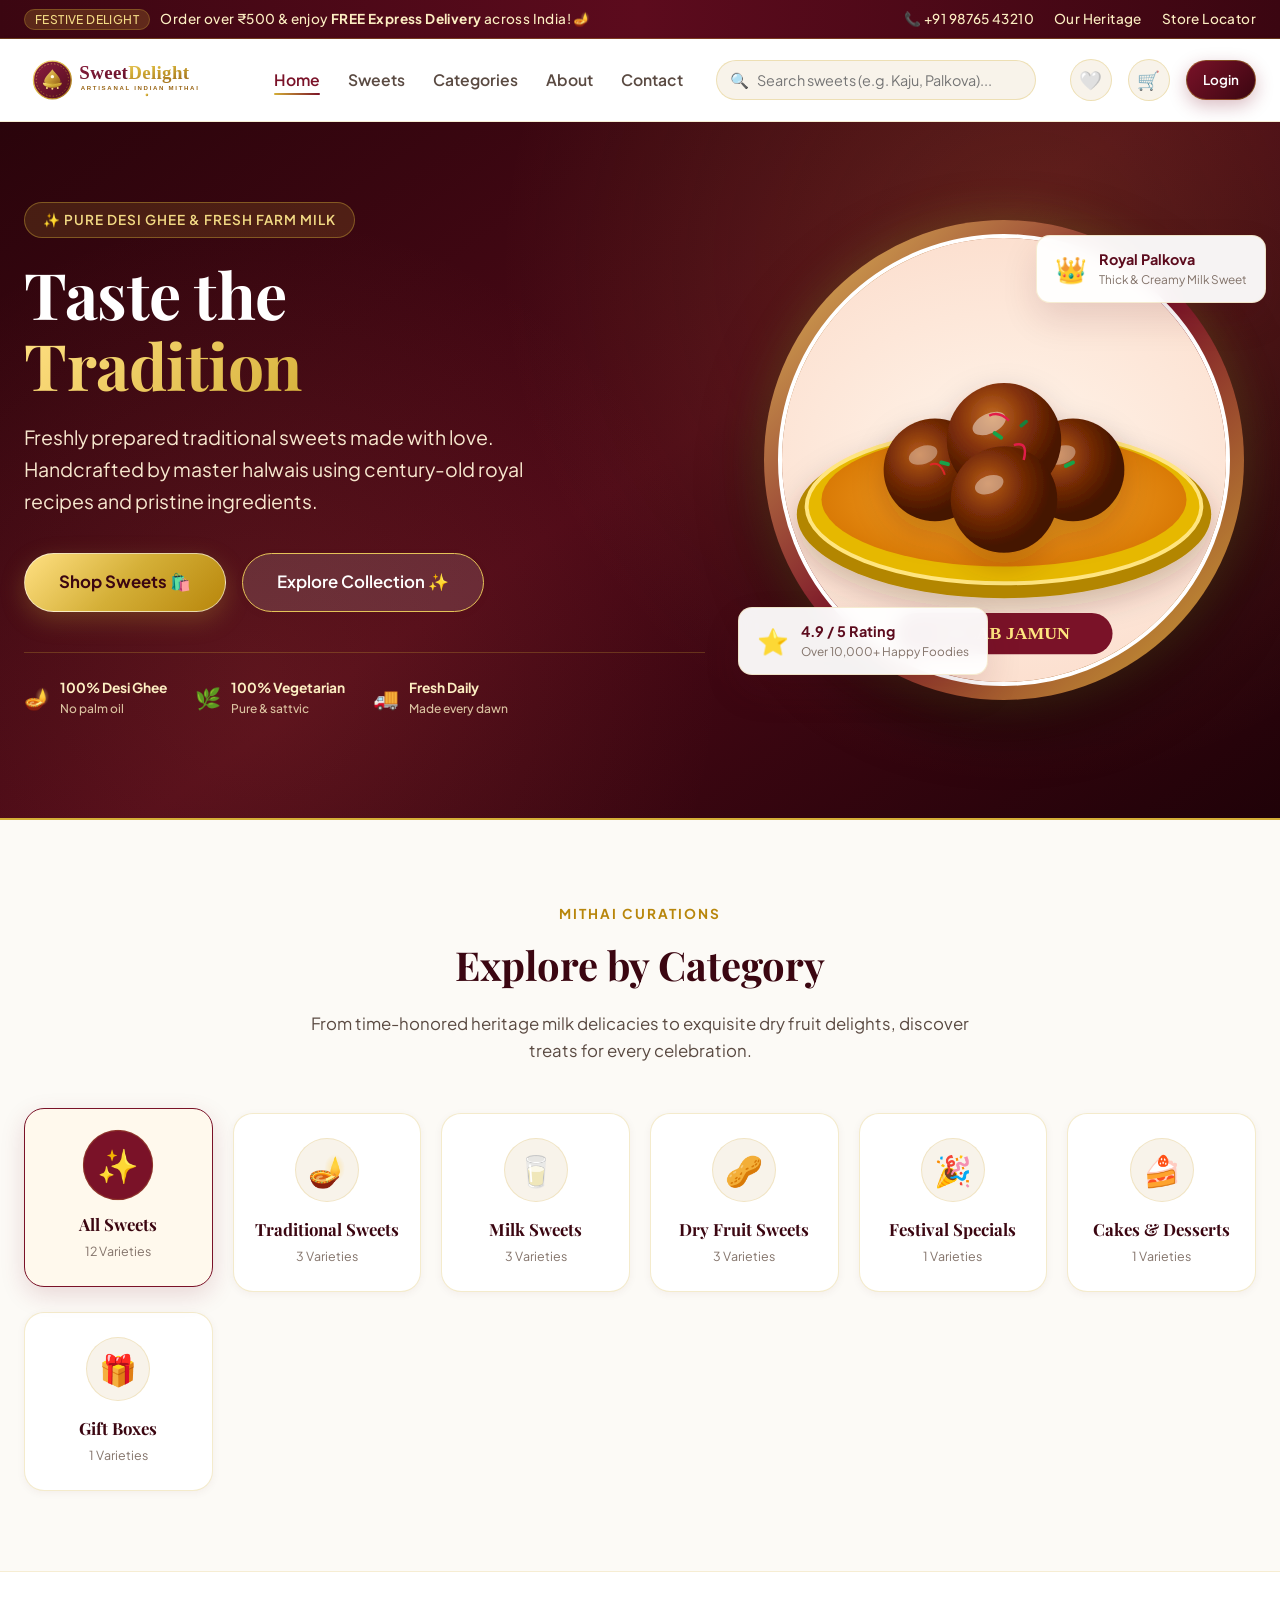
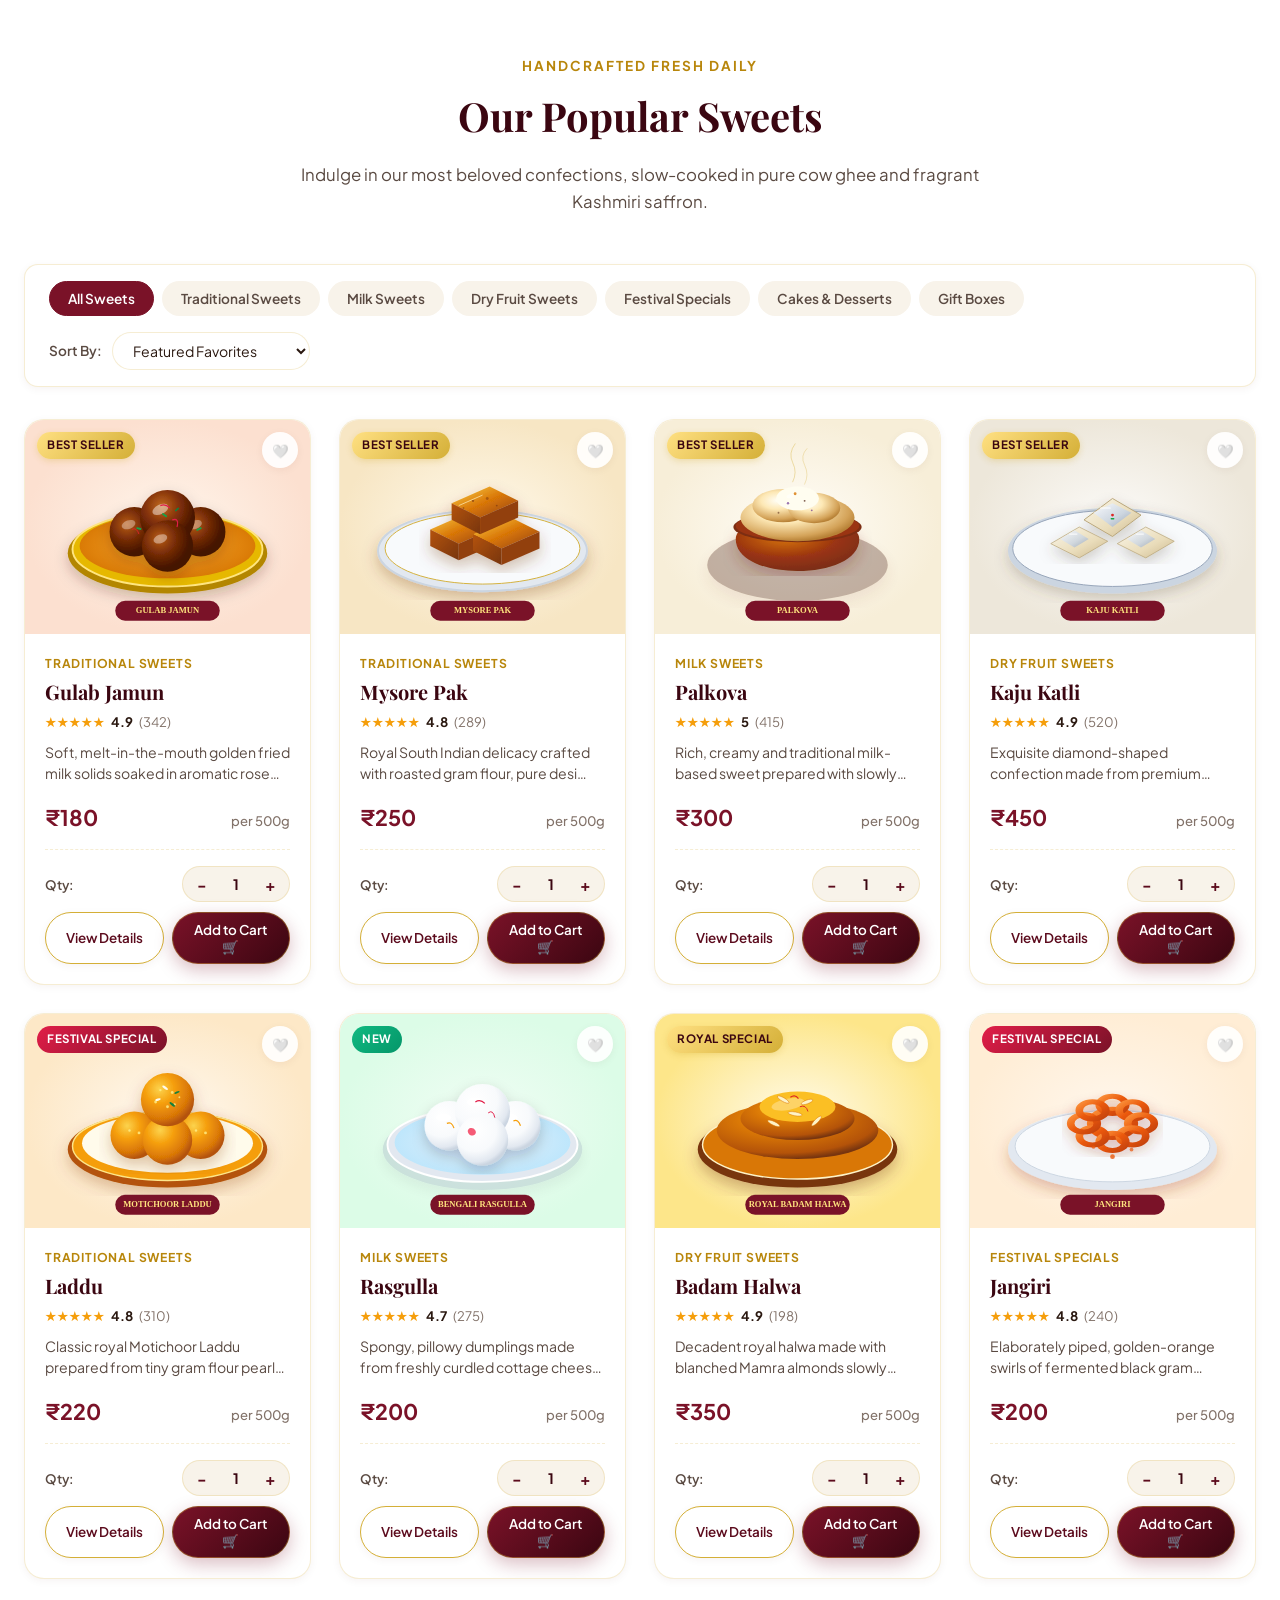
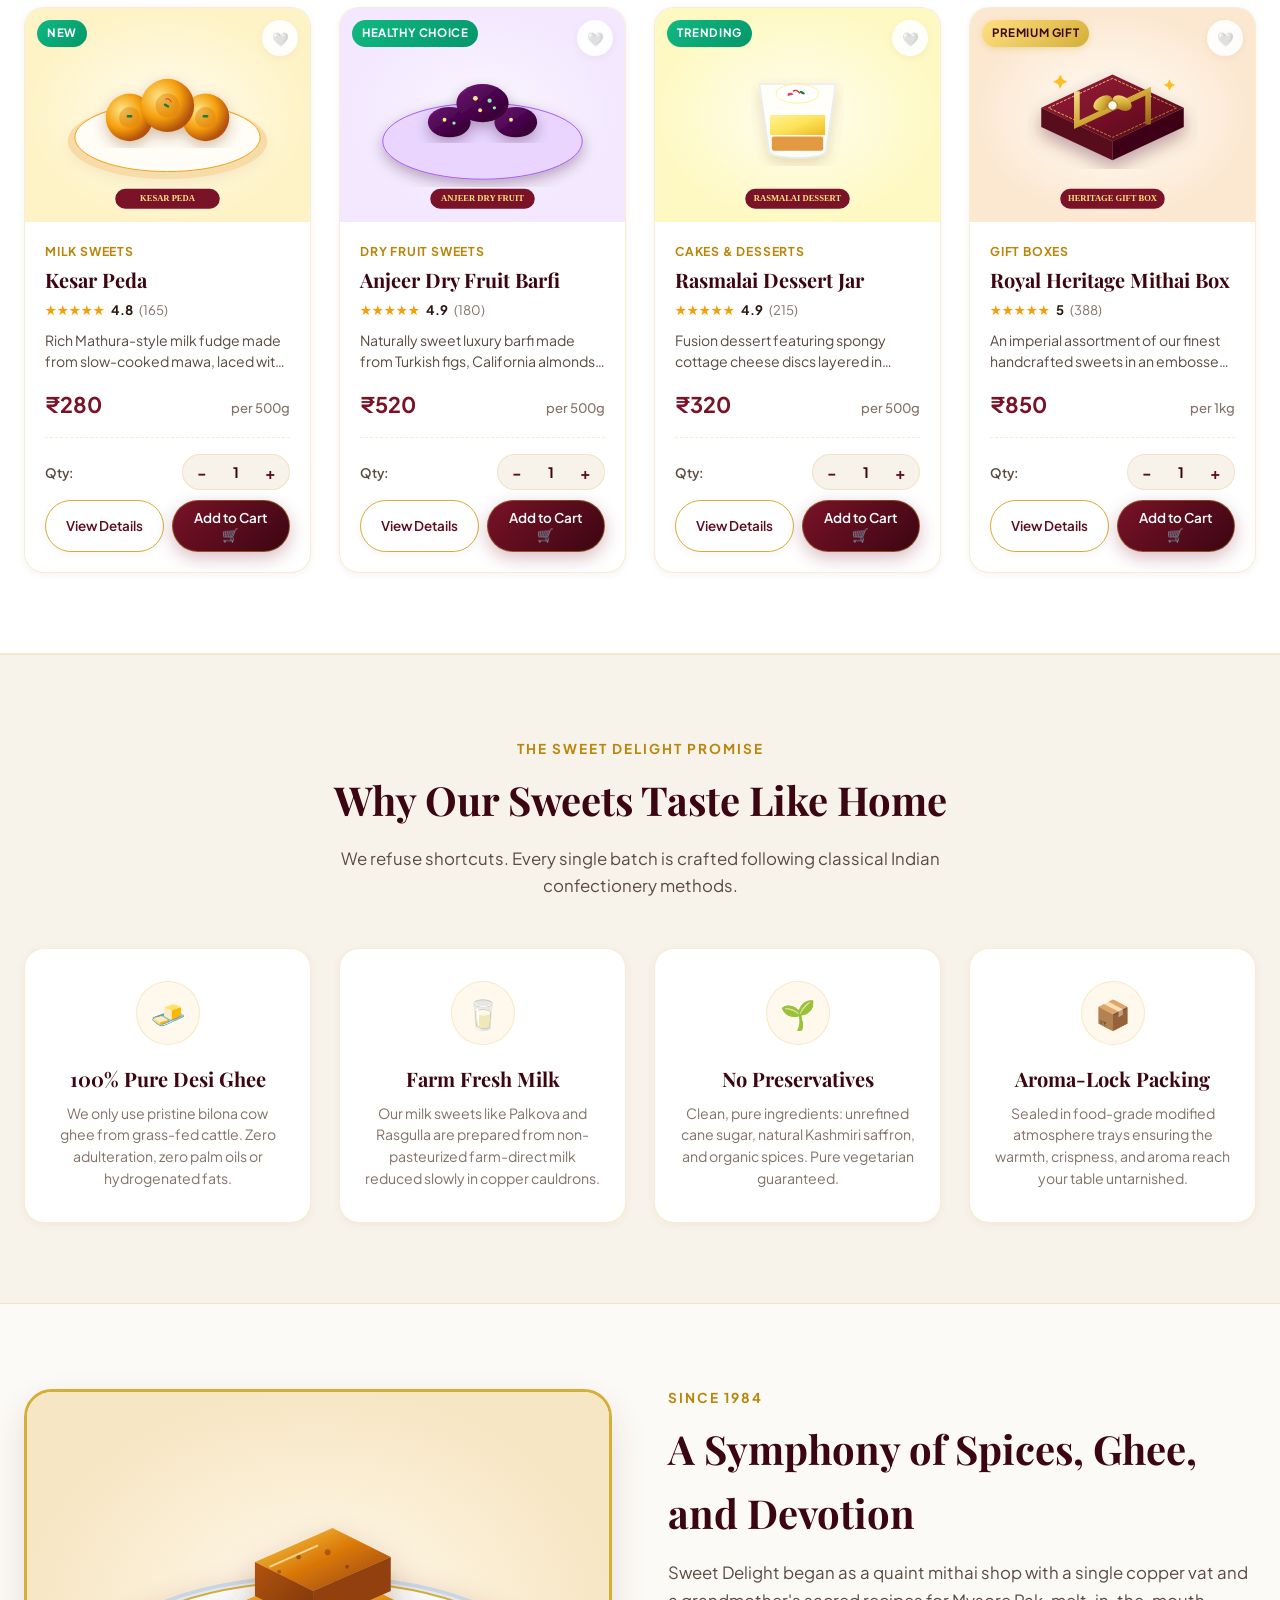
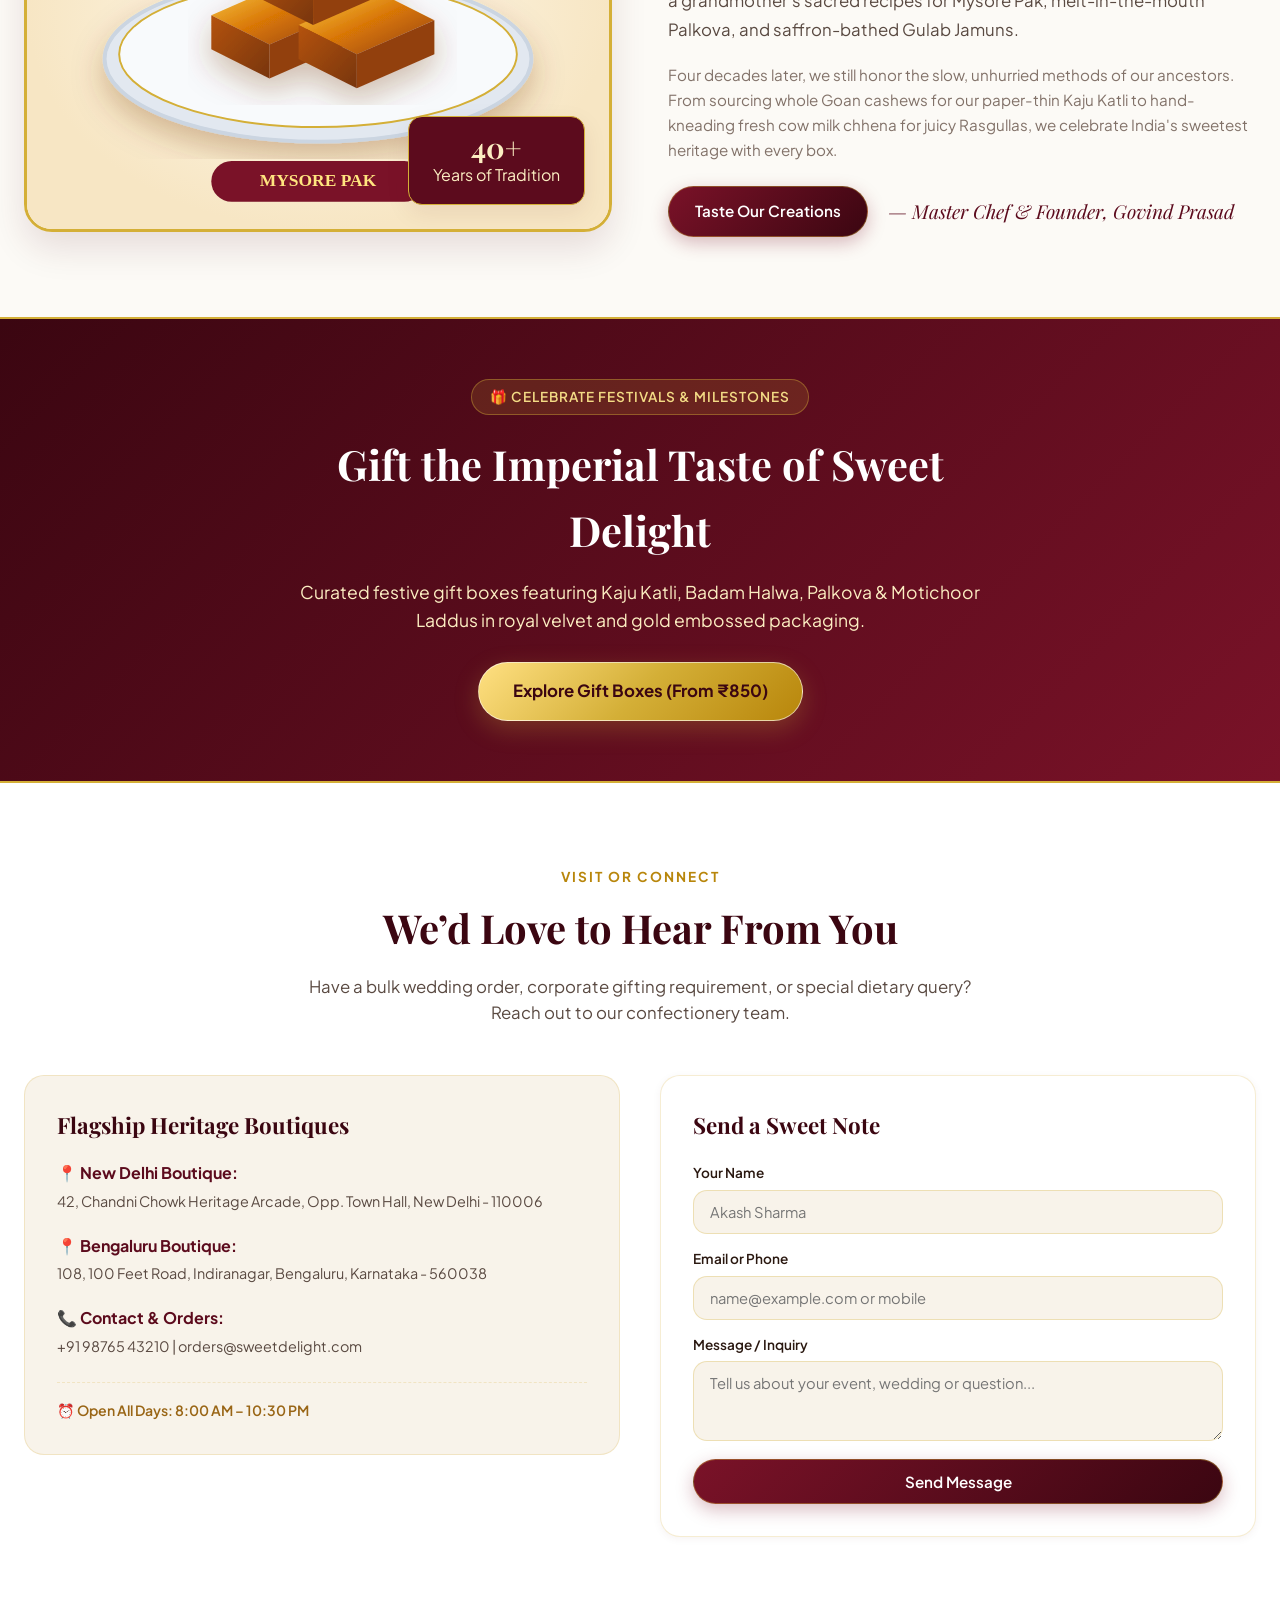
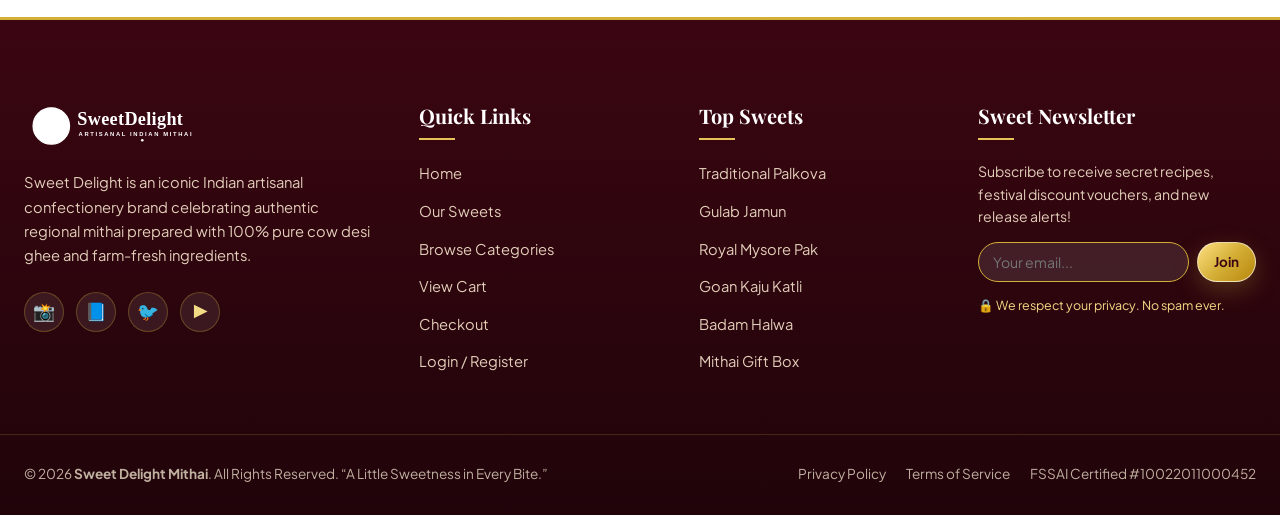
<file: index.html>
<!DOCTYPE html>
<html lang="en">
<head>
  <meta charset="UTF-8">
  <meta name="viewport" content="width=device-width, initial-scale=1.0">
  <title>Sweet Delight | Authentic Artisanal Indian Sweets & Mithai</title>
  <link rel="icon" href="assets/images/logo.svg" type="image/svg+xml">
  <!-- Stylesheets -->
  <link rel="stylesheet" href="styles/main.css">
</head>
<body>

  <!-- Top Announcement Bar -->
  <div class="top-bar">
    <div class="container top-bar-content">
      <div>
        <span class="top-bar-badge">FESTIVE DELIGHT</span>
        <span>Order over ₹500 & enjoy <strong>FREE Express Delivery</strong> across India! 🪔</span>
      </div>
      <div class="top-bar-links">
        <span>📞 +91 98765 43210</span>
        <a href="#about">Our Heritage</a>
        <a href="#contact">Store Locator</a>
      </div>
    </div>
  </div>

  <!-- Sticky Navbar -->
  <header class="navbar">
    <div class="container nav-container">
      <!-- Brand Logo -->
      <a href="index.html" class="brand-logo">
        <img src="assets/images/logo.svg" alt="Sweet Delight" class="brand-logo-img">
      </a>

      <!-- Desktop Navigation Links -->
      <ul class="nav-menu" id="nav-menu">
        <li><a href="index.html" class="nav-link active">Home</a></li>
        <li><a href="#sweets" class="nav-link">Sweets</a></li>
        <li><a href="#categories" class="nav-link">Categories</a></li>
        <li><a href="#about" class="nav-link">About</a></li>
        <li><a href="#contact" class="nav-link">Contact</a></li>
      </ul>

      <!-- Navbar Search Bar with Live Filter & Dropdown -->
      <div class="nav-search-wrap">
        <span class="nav-search-icon">🔍</span>
        <input 
          type="text" 
          id="nav-search-input" 
          class="nav-search-input search-input-field" 
          placeholder="Search sweets (e.g. Kaju, Palkova)..." 
          data-dropdown="nav-search-dropdown"
          autocomplete="off"
        >
        <div id="nav-search-dropdown" class="search-dropdown"></div>
      </div>

      <!-- Right Nav Actions -->
      <div class="nav-actions">
        <!-- Wishlist Icon -->
        <a href="#sweets" class="nav-icon-btn" title="View Wishlist" onclick="filterByWishlist(event)">
          <span>🤍</span>
          <span class="badge-count wishlist-count-badge" style="display:none;">0</span>
        </a>

        <!-- Cart Icon with Live Count -->
        <a href="cart.html" class="nav-icon-btn" title="Shopping Cart">
          <span>🛒</span>
          <span class="badge-count cart-count-badge" style="display:none;">0</span>
        </a>

        <!-- User / Login Slot -->
        <div class="nav-user-slot" style="position: relative;">
          <!-- Dynamically populated by updateNavUserUI() -->
        </div>

        <!-- Mobile Menu Toggle Button -->
        <button type="button" class="mobile-toggle-btn" id="mobile-menu-toggle" aria-label="Toggle menu">
          ☰
        </button>
      </div>
    </div>
  </header>

  <main>
    <!-- HERO SECTION -->
    <section class="hero-section">
      <div class="hero-pattern"></div>
      <div class="container hero-grid">
        <div class="hero-text-col">
          <div class="hero-pill">
            <span>✨ Pure Desi Ghee & Fresh Farm Milk</span>
          </div>
          <h1 class="hero-title">
            <span>Taste the</span>
            <span class="gold-gradient-text">Tradition</span>
          </h1>
          <p class="hero-subtitle">
            Freshly prepared traditional sweets made with love. Handcrafted by master halwais using century-old royal recipes and pristine ingredients.
          </p>
          <div class="hero-cta-group">
            <a href="#sweets" class="btn btn-gold btn-lg">
              <span>Shop Sweets 🛍️</span>
            </a>
            <a href="#categories" class="btn btn-secondary btn-lg" style="background: rgba(255,255,255,0.12); color:#FFFFFF; border-color:var(--gold-400);">
              <span>Explore Collection ✨</span>
            </a>
          </div>
          <div class="hero-trust-badges">
            <div class="trust-item">
              <span class="trust-item-icon">🪔</span>
              <div>
                <strong>100% Desi Ghee</strong>
                <div style="font-size:0.75rem; opacity:0.8;">No palm oil</div>
              </div>
            </div>
            <div class="trust-item">
              <span class="trust-item-icon">🌿</span>
              <div>
                <strong>100% Vegetarian</strong>
                <div style="font-size:0.75rem; opacity:0.8;">Pure & sattvic</div>
              </div>
            </div>
            <div class="trust-item">
              <span class="trust-item-icon">🚚</span>
              <div>
                <strong>Fresh Daily</strong>
                <div style="font-size:0.75rem; opacity:0.8;">Made every dawn</div>
              </div>
            </div>
          </div>
        </div>

        <!-- Hero Image Banner & Floating Badges -->
        <div class="hero-image-card">
          <div class="hero-main-img-wrap">
            <img 
              src="assets/images/sweets/gulab-jamun.svg" 
              alt="Royal Indian Sweets Assortment" 
              class="hero-main-img"
              onerror="this.src='assets/images/placeholder.svg'"
            >
          </div>
          <div class="hero-floating-badge badge-top">
            <span class="floating-badge-icon">👑</span>
            <div class="floating-badge-text">
              <h4>Royal Palkova</h4>
              <p>Thick & Creamy Milk Sweet</p>
            </div>
          </div>
          <div class="hero-floating-badge badge-bottom">
            <span class="floating-badge-icon">⭐</span>
            <div class="floating-badge-text">
              <h4>4.9 / 5 Rating</h4>
              <p>Over 10,000+ Happy Foodies</p>
            </div>
          </div>
        </div>
      </div>
    </section>

    <!-- CATEGORIES SECTION -->
    <section class="section" id="categories" style="background: var(--bg-cream);">
      <div class="container">
        <div class="section-header">
          <span class="section-tag">Mithai Curations</span>
          <h2 class="section-title">Explore by Category</h2>
          <p class="section-desc">From time-honored heritage milk delicacies to exquisite dry fruit delights, discover treats for every celebration.</p>
        </div>

        <div class="categories-grid" id="categories-container">
          <!-- Populated via JavaScript -->
        </div>
      </div>
    </section>

    <!-- POPULAR SWEETS SECTION (CATALOG) -->
    <section class="section" id="sweets" style="background: #FFFFFF; border-top: 1px solid var(--border-color); border-bottom: 1px solid var(--border-color);">
      <div class="container">
        <div class="section-header">
          <span class="section-tag">Handcrafted Fresh Daily</span>
          <h2 class="section-title">Our Popular Sweets</h2>
          <p class="section-desc">Indulge in our most beloved confections, slow-cooked in pure cow ghee and fragrant Kashmiri saffron.</p>
        </div>

        <!-- Filter & Search Controls Bar -->
        <div class="products-filter-bar">
          <div class="filter-pills" id="filter-pills-wrap">
            <button class="filter-pill active" data-category="all" onclick="selectCategoryFilter('all')">All Sweets</button>
            <button class="filter-pill" data-category="traditional" onclick="selectCategoryFilter('traditional')">Traditional Sweets</button>
            <button class="filter-pill" data-category="milk" onclick="selectCategoryFilter('milk')">Milk Sweets</button>
            <button class="filter-pill" data-category="dry-fruit" onclick="selectCategoryFilter('dry-fruit')">Dry Fruit Sweets</button>
            <button class="filter-pill" data-category="festival" onclick="selectCategoryFilter('festival')">Festival Specials</button>
            <button class="filter-pill" data-category="cakes-desserts" onclick="selectCategoryFilter('cakes-desserts')">Cakes & Desserts</button>
            <button class="filter-pill" data-category="gift-boxes" onclick="selectCategoryFilter('gift-boxes')">Gift Boxes</button>
          </div>

          <!-- Sort Select -->
          <div style="display: flex; align-items: center; gap: 10px;">
            <label for="product-sort" style="font-size: 0.85rem; font-weight: 600; color: var(--text-secondary);">Sort By:</label>
            <select id="product-sort" class="product-sort-select" onchange="sortProductsGrid()">
              <option value="featured">Featured Favorites</option>
              <option value="price-low">Price: Low to High</option>
              <option value="price-high">Price: High to Low</option>
              <option value="rating">Top Customer Ratings</option>
            </select>
          </div>
        </div>

        <!-- Products Grid -->
        <div class="products-grid" id="products-grid">
          <!-- Dynamically populated by renderProductsGrid() -->
        </div>

        <!-- Empty Filter Results State (Hidden by default) -->
        <div id="no-sweets-found" class="empty-state" style="display: none; margin-top: 24px;">
          <div class="empty-icon">🍬</div>
          <h3 class="empty-title">No Sweets Found</h3>
          <p class="empty-desc">We couldn't find sweets matching your current search or category filter.</p>
          <button class="btn btn-primary" onclick="resetFilters()">View All Sweets</button>
        </div>
      </div>
    </section>

    <!-- WHY CHOOSE US / HIGHLIGHTS -->
    <section class="section features-section">
      <div class="container">
        <div class="section-header">
          <span class="section-tag">The Sweet Delight Promise</span>
          <h2 class="section-title">Why Our Sweets Taste Like Home</h2>
          <p class="section-desc">We refuse shortcuts. Every single batch is crafted following classical Indian confectionery methods.</p>
        </div>

        <div class="features-grid">
          <div class="feature-box">
            <div class="feature-icon">🧈</div>
            <h3 class="feature-title">100% Pure Desi Ghee</h3>
            <p class="feature-desc">We only use pristine bilona cow ghee from grass-fed cattle. Zero adulteration, zero palm oils or hydrogenated fats.</p>
          </div>

          <div class="feature-box">
            <div class="feature-icon">🥛</div>
            <h3 class="feature-title">Farm Fresh Milk</h3>
            <p class="feature-desc">Our milk sweets like Palkova and Rasgulla are prepared from non-pasteurized farm-direct milk reduced slowly in copper cauldrons.</p>
          </div>

          <div class="feature-box">
            <div class="feature-icon">🌱</div>
            <h3 class="feature-title">No Preservatives</h3>
            <p class="feature-desc">Clean, pure ingredients: unrefined cane sugar, natural Kashmiri saffron, and organic spices. Pure vegetarian guaranteed.</p>
          </div>

          <div class="feature-box">
            <div class="feature-icon">📦</div>
            <h3 class="feature-title">Aroma-Lock Packing</h3>
            <p class="feature-desc">Sealed in food-grade modified atmosphere trays ensuring the warmth, crispness, and aroma reach your table untarnished.</p>
          </div>
        </div>
      </div>
    </section>

    <!-- STORY & HERITAGE SECTION -->
    <section class="section" id="about" style="background: var(--bg-cream);">
      <div class="container story-grid">
        <div class="story-img-frame">
          <img src="assets/images/sweets/mysore-pak.svg" alt="Crafting Traditional Sweets" onerror="this.src='assets/images/placeholder.svg'">
          <div class="story-badge">
            <h3>40+</h3>
            <p>Years of Tradition</p>
          </div>
        </div>

        <div>
          <span class="section-tag">Since 1984</span>
          <h2 class="section-title">A Symphony of Spices, Ghee, and Devotion</h2>
          <p style="font-size: 1.05rem; color: var(--text-secondary); margin-bottom: 18px; line-height: 1.7;">
            Sweet Delight began as a quaint mithai shop with a single copper vat and a grandmother's sacred recipes for Mysore Pak, melt-in-the-mouth Palkova, and saffron-bathed Gulab Jamuns.
          </p>
          <p style="font-size: 0.95rem; color: var(--text-muted); margin-bottom: 24px; line-height: 1.65;">
            Four decades later, we still honor the slow, unhurried methods of our ancestors. From sourcing whole Goan cashews for our paper-thin Kaju Katli to hand-kneading fresh cow milk chhena for juicy Rasgullas, we celebrate India's sweetest heritage with every box.
          </p>
          <div style="display: flex; gap: 20px; align-items: center;">
            <a href="#sweets" class="btn btn-primary">Taste Our Creations</a>
            <div style="font-family: var(--font-serif); font-size: 1.2rem; color: var(--maroon-800); font-style: italic;">
              — Master Chef & Founder, Govind Prasad
            </div>
          </div>
        </div>
      </div>
    </section>

    <!-- FESTIVAL BANNER CTA -->
    <section style="background: linear-gradient(135deg, var(--maroon-900), var(--maroon-700)); padding: 60px 0; color: #FFFFFF; text-align: center; border-top: 2px solid var(--gold-500); border-bottom: 2px solid var(--gold-500);">
      <div class="container" style="max-width: 760px;">
        <span class="hero-pill" style="margin-bottom: 16px;">🎁 Celebrate Festivals & Milestones</span>
        <h2 style="font-family: var(--font-serif); font-size: 2.6rem; margin-bottom: 14px;">Gift the Imperial Taste of Sweet Delight</h2>
        <p style="color: var(--gold-200); font-size: 1.1rem; margin-bottom: 28px;">
          Curated festive gift boxes featuring Kaju Katli, Badam Halwa, Palkova & Motichoor Laddus in royal velvet and gold embossed packaging.
        </p>
        <a href="product.html?id=royal-gift-box" class="btn btn-gold btn-lg">
          Explore Gift Boxes (From ₹850)
        </a>
      </div>
    </section>

    <!-- CONTACT & NEWSLETTER -->
    <section class="section" id="contact" style="background: #FFFFFF;">
      <div class="container">
        <div class="section-header">
          <span class="section-tag">Visit or Connect</span>
          <h2 class="section-title">We’d Love to Hear From You</h2>
          <p class="section-desc">Have a bulk wedding order, corporate gifting requirement, or special dietary query? Reach out to our confectionery team.</p>
        </div>

        <div style="display: grid; grid-template-columns: 1fr 1fr; gap: 40px; align-items: flex-start;">
          <!-- Store Details Card -->
          <div style="background: var(--bg-secondary); border: 1.5px solid var(--border-color); border-radius: var(--radius-lg); padding: 32px;">
            <h3 style="font-family: var(--font-serif); font-size: 1.4rem; color: var(--maroon-900); margin-bottom: 16px;">Flagship Heritage Boutiques</h3>
            
            <div style="margin-bottom: 20px;">
              <strong style="color: var(--maroon-800);">📍 New Delhi Boutique:</strong>
              <p style="font-size: 0.9rem; color: var(--text-secondary); margin-top: 4px;">42, Chandni Chowk Heritage Arcade, Opp. Town Hall, New Delhi - 110006</p>
            </div>

            <div style="margin-bottom: 20px;">
              <strong style="color: var(--maroon-800);">📍 Bengaluru Boutique:</strong>
              <p style="font-size: 0.9rem; color: var(--text-secondary); margin-top: 4px;">108, 100 Feet Road, Indiranagar, Bengaluru, Karnataka - 560038</p>
            </div>

            <div style="margin-bottom: 20px;">
              <strong style="color: var(--maroon-800);">📞 Contact & Orders:</strong>
              <p style="font-size: 0.9rem; color: var(--text-secondary); margin-top: 4px;">+91 98765 43210 | orders@sweetdelight.com</p>
            </div>

            <div style="margin-top: 24px; padding-top: 16px; border-top: 1px dashed var(--border-color); font-size: 0.88rem; color: var(--gold-700); font-weight: 600;">
              ⏰ Open All Days: 8:00 AM – 10:30 PM
            </div>
          </div>

          <!-- Quick Inquiry Form -->
          <form id="contact-form" style="background: #FFFFFF; border: 1.5px solid var(--border-color); border-radius: var(--radius-lg); padding: 32px; box-shadow: var(--shadow-sm);" onsubmit="handleContactSubmit(event)">
            <h3 style="font-family: var(--font-serif); font-size: 1.4rem; color: var(--maroon-900); margin-bottom: 18px;">Send a Sweet Note</h3>
            
            <div class="form-group" style="margin-bottom: 14px;">
              <label class="form-label">Your Name</label>
              <input type="text" class="form-input" id="contact-name" placeholder="Akash Sharma" required>
            </div>

            <div class="form-group" style="margin-bottom: 14px;">
              <label class="form-label">Email or Phone</label>
              <input type="text" class="form-input" id="contact-email" placeholder="name@example.com or mobile" required>
            </div>

            <div class="form-group" style="margin-bottom: 18px;">
              <label class="form-label">Message / Inquiry</label>
              <textarea class="form-textarea" id="contact-message" rows="3" placeholder="Tell us about your event, wedding or question..." required></textarea>
            </div>

            <button type="submit" class="btn btn-primary btn-block">
              Send Message
            </button>
          </form>
        </div>
      </div>
    </section>
  </main>

  <!-- FOOTER -->
  <footer class="site-footer">
    <div class="container footer-grid">
      <!-- Col 1: Brand Info -->
      <div class="footer-brand">
        <a href="index.html">
          <img src="assets/images/logo.svg" alt="Sweet Delight" style="height: 52px; filter: brightness(0) invert(1);">
        </a>
        <p>
          Sweet Delight is an iconic Indian artisanal confectionery brand celebrating authentic regional mithai prepared with 100% pure cow desi ghee and farm-fresh ingredients.
        </p>
        <div class="social-links">
          <a href="#" class="social-btn" title="Instagram">📸</a>
          <a href="#" class="social-btn" title="Facebook">📘</a>
          <a href="#" class="social-btn" title="Twitter">🐦</a>
          <a href="#" class="social-btn" title="YouTube">▶️</a>
        </div>
      </div>

      <!-- Col 2: Quick Links -->
      <div>
        <h4 class="footer-title">Quick Links</h4>
        <ul class="footer-links">
          <li><a href="index.html">Home</a></li>
          <li><a href="#sweets">Our Sweets</a></li>
          <li><a href="#categories">Browse Categories</a></li>
          <li><a href="cart.html">View Cart</a></li>
          <li><a href="checkout.html">Checkout</a></li>
          <li><a href="login.html">Login / Register</a></li>
        </ul>
      </div>

      <!-- Col 3: Signature Sweets -->
      <div>
        <h4 class="footer-title">Top Sweets</h4>
        <ul class="footer-links">
          <li><a href="product.html?id=palkova">Traditional Palkova</a></li>
          <li><a href="product.html?id=gulab-jamun">Gulab Jamun</a></li>
          <li><a href="product.html?id=mysore-pak">Royal Mysore Pak</a></li>
          <li><a href="product.html?id=kaju-katli">Goan Kaju Katli</a></li>
          <li><a href="product.html?id=badam-halwa">Badam Halwa</a></li>
          <li><a href="product.html?id=royal-gift-box">Mithai Gift Box</a></li>
        </ul>
      </div>

      <!-- Col 4: Newsletter -->
      <div>
        <h4 class="footer-title">Sweet Newsletter</h4>
        <p style="font-size: 0.88rem; color: #E2CEB9; margin-bottom: 14px;">
          Subscribe to receive secret recipes, festival discount vouchers, and new release alerts!
        </p>
        <form onsubmit="handleNewsletterSubmit(event)" style="display: flex; gap: 8px;">
          <input type="email" placeholder="Your email..." required style="flex:1; padding: 10px 14px; border-radius: var(--radius-full); border: 1px solid var(--gold-500); background: rgba(255,255,255,0.1); color: #FFF; font-size: 0.88rem;">
          <button type="submit" class="btn btn-gold btn-sm" style="border-radius: var(--radius-full);">Join</button>
        </form>
        <div style="margin-top: 14px; font-size: 0.78rem; color: var(--gold-300);">
          🔒 We respect your privacy. No spam ever.
        </div>
      </div>
    </div>

    <!-- Copyright -->
    <div class="container footer-bottom">
      <div>
        © 2026 <strong>Sweet Delight Mithai</strong>. All Rights Reserved. “A Little Sweetness in Every Bite.”
      </div>
      <div style="display: flex; gap: 20px;">
        <a href="#about">Privacy Policy</a>
        <a href="#about">Terms of Service</a>
        <a href="#contact">FSSAI Certified #10022011000452</a>
      </div>
    </div>
  </footer>

  <!-- Floating Back to Top Button -->
  <button type="button" class="back-to-top-btn" id="back-to-top-btn" title="Back to Top">
    ↑
  </button>

  <!-- Floating Mobile Cart Button -->
  <a href="cart.html" class="floating-mobile-cart" id="mobile-floating-cart">
    <div style="display: flex; align-items: center; gap: 10px;">
      <span style="font-size: 1.3rem;">🛒</span>
      <span class="mobile-cart-count" style="font-weight: 700;">0 Items</span>
    </div>
    <div style="display: flex; align-items: center; gap: 8px;">
      <span class="mobile-cart-total" style="font-weight: 800; font-size: 1.1rem; color: var(--gold-300);">₹0</span>
      <span style="font-size: 0.9rem;">View Cart →</span>
    </div>
  </a>

  <!-- Toast Container -->
  <div id="toast-container"></div>

  <!-- Scripts -->
  <script src="data/sweets.js"></script>
  <script src="scripts/app.js"></script>
  <script>
    let currentCategory = 'all';
    let currentSearchTerm = '';
    let currentSort = 'featured';

    // Render Categories Cards
    function renderCategories() {
      const container = document.getElementById('categories-container');
      if (!container) return;

      container.innerHTML = SWEET_CATEGORIES.map(cat => {
        const count = cat.id === 'all' 
          ? SWEETS_DATA.length 
          : SWEETS_DATA.filter(s => s.category === cat.id).length;

        return `
          <div class="category-card ${currentCategory === cat.id ? 'active' : ''}" onclick="selectCategoryFilter('${cat.id}')">
            <div class="category-icon-wrap">${cat.icon}</div>
            <div class="category-name">${cat.name}</div>
            <div class="category-count">${count} Varieties</div>
          </div>
        `;
      }).join('');
    }

    // Render Products Grid
    function renderProductsGrid() {
      const grid = document.getElementById('products-grid');
      const noFound = document.getElementById('no-sweets-found');
      if (!grid) return;

      // Filter by category
      let filtered = SWEETS_DATA.filter(sweet => {
        if (currentCategory !== 'all' && sweet.category !== currentCategory) {
          return false;
        }
        if (currentSearchTerm) {
          const matchName = sweet.name.toLowerCase().includes(currentSearchTerm);
          const matchDesc = sweet.description.toLowerCase().includes(currentSearchTerm);
          const matchCat = sweet.categoryName.toLowerCase().includes(currentSearchTerm);
          if (!matchName && !matchDesc && !matchCat) return false;
        }
        return true;
      });

      // Sort
      if (currentSort === 'price-low') {
        filtered.sort((a, b) => a.price - b.price);
      } else if (currentSort === 'price-high') {
        filtered.sort((a, b) => b.price - a.price);
      } else if (currentSort === 'rating') {
        filtered.sort((a, b) => b.rating - a.rating);
      }

      if (filtered.length === 0) {
        grid.style.display = 'none';
        if (noFound) noFound.style.display = 'block';
        return;
      }

      grid.style.display = 'grid';
      if (noFound) noFound.style.display = 'none';

      const wishlist = getWishlist();

      grid.innerHTML = filtered.map(sweet => {
        const isWish = wishlist.includes(sweet.id);
        const badgeMarkup = sweet.badge ? `
          <span class="badge ${sweet.isBestSeller ? 'badge-bestseller' : sweet.isNew ? 'badge-new' : 'badge-festive'}">
            ${sweet.badge}
          </span>
        ` : '';

        return `
          <article class="product-card" data-id="${sweet.id}">
            <div class="product-image-wrap">
              <div class="product-badge-wrap">
                ${badgeMarkup}
              </div>
              <button 
                type="button" 
                class="wishlist-btn ${isWish ? 'active' : ''}" 
                data-id="${sweet.id}" 
                title="Save to Wishlist" 
                onclick="toggleWishlist('${sweet.id}')"
              >
                ${isWish ? '❤️' : '🤍'}
              </button>
              <img 
                src="${sweet.localImage || sweet.image}" 
                alt="${sweet.name}" 
                class="product-image"
                loading="lazy"
                onerror="this.src='${sweet.localImage || 'assets/images/placeholder.svg'}'"
              >
            </div>

            <div class="product-content">
              <span class="product-category-tag">${sweet.categoryName}</span>
              <h3 class="product-title">${sweet.name}</h3>
              
              <div class="product-rating">
                <span class="stars">★★★★★</span>
                <span style="font-weight: 700; color: var(--text-primary);">${sweet.rating}</span>
                <span class="reviews-count">(${sweet.reviewsCount})</span>
              </div>

              <p class="product-desc">${sweet.shortDescription}</p>

              <div class="product-price-row">
                <div class="product-price">₹${sweet.price}</div>
                <div class="product-unit">per ${sweet.unit}</div>
              </div>

              <div class="product-card-actions">
                <div style="display: flex; align-items: center; justify-content: space-between; gap: 8px;">
                  <span style="font-size: 0.82rem; font-weight: 600; color: var(--text-secondary);">Qty:</span>
                  <div class="qty-control">
                    <button type="button" class="qty-btn" onclick="stepCardQty('${sweet.id}', -1)">-</button>
                    <input type="text" class="qty-input" id="qty-${sweet.id}" value="1" readonly>
                    <button type="button" class="qty-btn" onclick="stepCardQty('${sweet.id}', 1)">+</button>
                  </div>
                </div>

                <div class="btn-card-group">
                  <a href="product.html?id=${sweet.id}" class="btn btn-secondary btn-sm" style="font-weight: 600;">
                    View Details
                  </a>
                  <button type="button" class="btn btn-primary btn-sm" onclick="handleCardAddToCart('${sweet.id}')">
                    Add to Cart 🛒
                  </button>
                </div>
              </div>
            </div>
          </article>
        `;
      }).join('');
    }

    function stepCardQty(sweetId, delta) {
      const input = document.getElementById(`qty-${sweetId}`);
      if (!input) return;
      let val = parseInt(input.value, 10) || 1;
      val += delta;
      if (val < 1) val = 1;
      if (val > 20) val = 20;
      input.value = val;
    }

    function handleCardAddToCart(sweetId) {
      const input = document.getElementById(`qty-${sweetId}`);
      const qty = input ? parseInt(input.value, 10) || 1 : 1;
      addToCart(sweetId, '500g', qty);
      if (input) input.value = 1; // Reset after adding
    }

    function selectCategoryFilter(catId) {
      currentCategory = catId;
      // Update Category pills
      document.querySelectorAll('.filter-pill').forEach(pill => {
        if (pill.getAttribute('data-category') === catId) {
          pill.classList.add('active');
        } else {
          pill.classList.remove('active');
        }
      });
      renderCategories();
      renderProductsGrid();
      // Scroll smoothly to sweets if clicked from categories section
      const sweetsEl = document.getElementById('sweets');
      if (sweetsEl && window.scrollY < sweetsEl.offsetTop - 100) {
        sweetsEl.scrollIntoView({ behavior: 'smooth' });
      }
    }

    function sortProductsGrid() {
      const sortSelect = document.getElementById('product-sort');
      if (sortSelect) {
        currentSort = sortSelect.value;
        renderProductsGrid();
      }
    }

    function filterProductsGrid() {
      const navInput = document.getElementById('nav-search-input');
      if (navInput) {
        currentSearchTerm = navInput.value.trim().toLowerCase();
        renderProductsGrid();
      }
    }

    function resetFilters() {
      currentCategory = 'all';
      currentSearchTerm = '';
      const navInput = document.getElementById('nav-search-input');
      if (navInput) navInput.value = '';
      selectCategoryFilter('all');
    }

    function filterByWishlist(e) {
      e.preventDefault();
      const wishlist = getWishlist();
      if (wishlist.length === 0) {
        showToast('Wishlist Empty', 'Click the heart icon on any sweet to add favorites!', 'maroon');
        return;
      }
      showToast('Wishlist', `Showing your ${wishlist.length} saved sweets`, 'maroon');
      const grid = document.getElementById('products-grid');
      const filtered = SWEETS_DATA.filter(s => wishlist.includes(s.id));
      // Temporarily render wishlist items
      document.getElementById('sweets').scrollIntoView({ behavior: 'smooth' });
    }

    function handleContactSubmit(e) {
      e.preventDefault();
      const name = document.getElementById('contact-name').value;
      showToast('Message Received! 📨', `Thank you ${name}. Our sweet concierge will call you shortly.`, 'success');
      document.getElementById('contact-form').reset();
    }

    function handleNewsletterSubmit(e) {
      e.preventDefault();
      showToast('Subscribed! 🎉', 'Welcome! Use coupon SWEET10 on your next order.', 'success');
      e.target.reset();
    }

    // Initialize Home Page
    document.addEventListener('DOMContentLoaded', () => {
      renderCategories();
      renderProductsGrid();
    });
  </script>
</body>
</html>
</file>
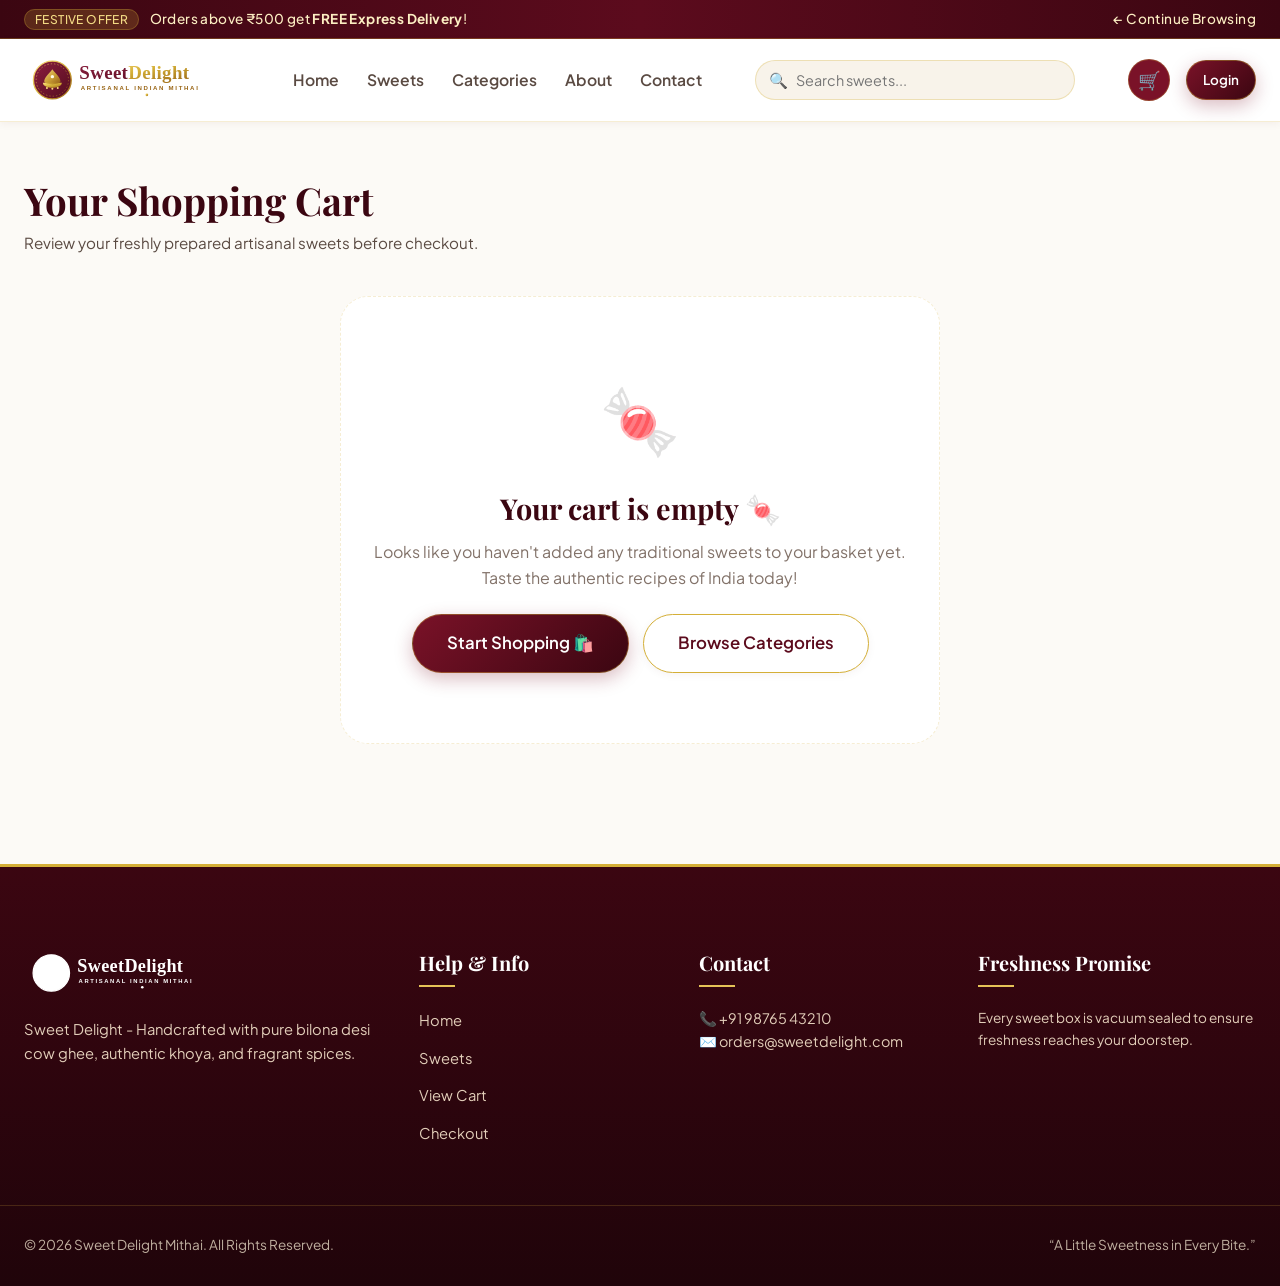
<file: cart.html>
<!DOCTYPE html>
<html lang="en">
<head>
  <meta charset="UTF-8">
  <meta name="viewport" content="width=device-width, initial-scale=1.0">
  <title>Your Shopping Cart | Sweet Delight</title>
  <link rel="icon" href="assets/images/logo.svg" type="image/svg+xml">
  <!-- Stylesheets -->
  <link rel="stylesheet" href="styles/main.css">
</head>
<body>

  <!-- Top Announcement Bar -->
  <div class="top-bar">
    <div class="container top-bar-content">
      <div>
        <span class="top-bar-badge">FESTIVE OFFER</span>
        <span>Orders above ₹500 get <strong>FREE Express Delivery</strong>!</span>
      </div>
      <div class="top-bar-links">
        <a href="index.html#sweets">← Continue Browsing</a>
      </div>
    </div>
  </div>

  <!-- Sticky Navbar -->
  <header class="navbar">
    <div class="container nav-container">
      <a href="index.html" class="brand-logo">
        <img src="assets/images/logo.svg" alt="Sweet Delight" class="brand-logo-img">
      </a>

      <ul class="nav-menu" id="nav-menu">
        <li><a href="index.html" class="nav-link">Home</a></li>
        <li><a href="index.html#sweets" class="nav-link">Sweets</a></li>
        <li><a href="index.html#categories" class="nav-link">Categories</a></li>
        <li><a href="index.html#about" class="nav-link">About</a></li>
        <li><a href="index.html#contact" class="nav-link">Contact</a></li>
      </ul>

      <div class="nav-search-wrap">
        <span class="nav-search-icon">🔍</span>
        <input 
          type="text" 
          class="nav-search-input search-input-field" 
          placeholder="Search sweets..." 
          data-dropdown="nav-search-dropdown"
          autocomplete="off"
        >
        <div id="nav-search-dropdown" class="search-dropdown"></div>
      </div>

      <div class="nav-actions">
        <a href="cart.html" class="nav-icon-btn" title="Cart" style="background: var(--maroon-700); color: #FFF;">
          <span>🛒</span>
          <span class="badge-count cart-count-badge" style="display:none;">0</span>
        </a>
        <div class="nav-user-slot" style="position: relative;"></div>
        <button type="button" class="mobile-toggle-btn" id="mobile-menu-toggle" aria-label="Toggle menu">☰</button>
      </div>
    </div>
  </header>

  <!-- CART PAGE CONTENT -->
  <main class="container" style="padding-top: 48px; padding-bottom: 80px;">
    
    <div style="display: flex; justify-content: space-between; align-items: baseline; margin-bottom: 28px; flex-wrap: wrap; gap: 14px;">
      <div>
        <h1 style="font-family: var(--font-serif); font-size: 2.4rem; color: var(--maroon-900);">Your Shopping Cart</h1>
        <p style="color: var(--text-secondary); font-size: 0.95rem;">Review your freshly prepared artisanal sweets before checkout.</p>
      </div>
      <button type="button" class="btn btn-secondary btn-sm" id="btn-clear-cart" onclick="handleClearCartPrompt()" style="display: none;">
        🗑️ Clear Entire Cart
      </button>
    </div>

    <!-- Free Delivery Progress Pill -->
    <div id="delivery-progress-bar" style="background: var(--bg-accent-gold); border: 1px solid var(--gold-500); border-radius: var(--radius-md); padding: 14px 20px; margin-bottom: 30px; display: none; align-items: center; justify-content: space-between;">
      <div style="display: flex; align-items: center; gap: 12px;">
        <span style="font-size: 1.4rem;">🚚</span>
        <span id="delivery-status-text" style="font-size: 0.92rem; font-weight: 600; color: var(--maroon-900);"></span>
      </div>
      <a href="index.html#sweets" class="btn btn-gold btn-sm" id="delivery-add-more-btn" style="display: none;">
        + Add Sweets
      </a>
    </div>

    <!-- Cart Layout Grid -->
    <div class="cart-layout" id="cart-content-layout">
      
      <!-- Left Column: Items Table / List -->
      <div class="cart-items-card">
        <div class="cart-table-header">
          <span>Sweet & Portion</span>
          <span>Unit Price</span>
          <span>Quantity</span>
          <span>Subtotal</span>
          <span></span>
        </div>

        <div id="cart-items-list">
          <!-- Populated dynamically via JS -->
        </div>

        <div style="display: flex; justify-content: space-between; align-items: center; margin-top: 24px; padding-top: 20px; border-top: 1px dashed var(--border-color);">
          <a href="index.html#sweets" class="btn btn-secondary">
            ← Continue Shopping
          </a>
          <span style="font-size: 0.85rem; color: var(--text-muted);">
            Items are reserved for 30 minutes in your browser.
          </span>
        </div>
      </div>

      <!-- Right Column: Order Summary Card -->
      <aside class="order-summary-card">
        <h3 class="summary-title">Order Summary</h3>

        <div class="summary-row">
          <span>Items Subtotal:</span>
          <strong id="cart-summary-subtotal" style="color: var(--maroon-900);">₹0</strong>
        </div>

        <div class="summary-row">
          <span>Delivery Fee:</span>
          <span id="cart-summary-delivery" style="font-weight: 600;">₹50</span>
        </div>

        <div class="summary-row" id="cart-discount-row" style="display: none; color: #059669;">
          <span>Coupon Discount:</span>
          <strong id="cart-summary-discount">-₹0</strong>
        </div>

        <!-- Promo Code Input -->
        <div style="margin: 20px 0;">
          <label style="font-size: 0.82rem; font-weight: 700; color: var(--maroon-900); text-transform: uppercase; letter-spacing: 0.5px; display: block; margin-bottom: 6px;">
            Have a Promo Code?
          </label>
          <div class="coupon-box">
            <input type="text" id="coupon-code-input" class="coupon-input" placeholder="e.g. SWEET10" maxlength="12">
            <button type="button" class="btn btn-primary btn-sm" onclick="applyCouponCode()">Apply</button>
          </div>
          <div id="coupon-feedback" style="font-size: 0.8rem; margin-top: 4px; display: none;"></div>
          <!-- Sample coupon hint pills -->
          <div style="display: flex; gap: 6px; margin-top: 8px; flex-wrap: wrap;">
            <button type="button" style="font-size: 0.72rem; background: var(--bg-secondary); border: 1px solid var(--border-color); padding: 2px 8px; border-radius: var(--radius-full); cursor: pointer;" onclick="tryCoupon('SWEET10')">
              🏷️ SWEET10 (10% OFF)
            </button>
            <button type="button" style="font-size: 0.72rem; background: var(--bg-secondary); border: 1px solid var(--border-color); padding: 2px 8px; border-radius: var(--radius-full); cursor: pointer;" onclick="tryCoupon('FESTIVE50')">
              🏷️ FESTIVE50 (₹50 OFF)
            </button>
          </div>
        </div>

        <!-- Grand Total Row -->
        <div class="summary-row total-row">
          <span>Total Amount:</span>
          <span id="cart-summary-total" class="gold-gradient-text">₹0</span>
        </div>

        <div style="margin-top: 24px; display: flex; flex-direction: column; gap: 12px;">
          <a href="checkout.html" class="btn btn-primary btn-lg btn-block" style="box-shadow: 0 8px 24px rgba(122,18,40,0.3);">
            Proceed to Checkout 💳
          </a>
          <a href="index.html#sweets" class="btn btn-secondary btn-block">
            Continue Shopping
          </a>
        </div>

        <div style="margin-top: 20px; font-size: 0.78rem; color: var(--text-muted); text-align: center; border-top: 1px solid var(--border-subtle); padding-top: 14px;">
          🔒 Safe & Secure 256-Bit SSL Checkout<br>100% Satisfaction & Freshness Guarantee
        </div>
      </aside>
    </div>

    <!-- EMPTY CART STATE (HIDDEN WHEN CART HAS ITEMS) -->
    <div id="cart-empty-view" class="empty-state" style="display: none; max-width: 600px; margin: 40px auto;">
      <div class="empty-icon">🍬</div>
      <h2 class="empty-title">Your cart is empty 🍬</h2>
      <p class="empty-desc">
        Looks like you haven't added any traditional sweets to your basket yet. Taste the authentic recipes of India today!
      </p>
      <div style="display: flex; gap: 14px; justify-content: center; flex-wrap: wrap;">
        <a href="index.html#sweets" class="btn btn-primary btn-lg">
          Start Shopping 🛍️
        </a>
        <a href="index.html#categories" class="btn btn-secondary btn-lg">
          Browse Categories
        </a>
      </div>
    </div>

  </main>

  <!-- Footer -->
  <footer class="site-footer">
    <div class="container footer-grid">
      <div class="footer-brand">
        <a href="index.html">
          <img src="assets/images/logo.svg" alt="Sweet Delight" style="height: 52px; filter: brightness(0) invert(1);">
        </a>
        <p>Sweet Delight - Handcrafted with pure bilona desi cow ghee, authentic khoya, and fragrant spices.</p>
      </div>
      <div>
        <h4 class="footer-title">Help & Info</h4>
        <ul class="footer-links">
          <li><a href="index.html">Home</a></li>
          <li><a href="index.html#sweets">Sweets</a></li>
          <li><a href="cart.html">View Cart</a></li>
          <li><a href="checkout.html">Checkout</a></li>
        </ul>
      </div>
      <div>
        <h4 class="footer-title">Contact</h4>
        <p style="font-size: 0.9rem; color: #E2CEB9;">📞 +91 98765 43210<br>✉️ orders@sweetdelight.com</p>
      </div>
      <div>
        <h4 class="footer-title">Freshness Promise</h4>
        <p style="font-size: 0.85rem; color: #E2CEB9;">Every sweet box is vacuum sealed to ensure freshness reaches your doorstep.</p>
      </div>
    </div>
    <div class="container footer-bottom">
      <div>© 2026 Sweet Delight Mithai. All Rights Reserved.</div>
      <div>“A Little Sweetness in Every Bite.”</div>
    </div>
  </footer>

  <!-- Toast Container -->
  <div id="toast-container"></div>

  <!-- Scripts -->
  <script src="data/sweets.js"></script>
  <script src="scripts/app.js"></script>
  <script>
    function renderCartPage() {
      const cart = getCart();
      const layout = document.getElementById('cart-content-layout');
      const emptyView = document.getElementById('cart-empty-view');
      const itemsList = document.getElementById('cart-items-list');
      const clearBtn = document.getElementById('btn-clear-cart');
      const progressBox = document.getElementById('delivery-progress-bar');

      if (!cart || cart.length === 0) {
        if (layout) layout.style.display = 'none';
        if (emptyView) emptyView.style.display = 'block';
        if (clearBtn) clearBtn.style.display = 'none';
        if (progressBox) progressBox.style.display = 'none';
        updateCartBadges();
        return;
      }

      if (layout) layout.style.display = 'grid';
      if (emptyView) emptyView.style.display = 'none';
      if (clearBtn) clearBtn.style.display = 'inline-block';
      if (progressBox) progressBox.style.display = 'flex';

      // Render line items
      itemsList.innerHTML = cart.map(item => {
        const lineTotal = item.unitPrice * item.quantity;
        return `
          <div class="cart-item-row" data-key="${item.key}">
            <div class="cart-item-product">
              <img src="${item.image}" alt="${item.name}" class="cart-item-thumb" onerror="this.src='assets/images/placeholder.svg'">
              <div>
                <a href="product.html?id=${item.sweetId}" class="cart-item-name" style="display:block; text-decoration:none;">
                  ${item.name}
                </a>
                <span class="cart-item-weight">Portion: ${item.weight}</span>
              </div>
            </div>

            <div class="cart-item-price">₹${item.unitPrice}</div>

            <div>
              <div class="qty-control">
                <button type="button" class="qty-btn" onclick="updateCartQuantity('${item.key}', -1)">-</button>
                <input type="text" class="qty-input" value="${item.quantity}" readonly>
                <button type="button" class="qty-btn" onclick="updateCartQuantity('${item.key}', 1)">+</button>
              </div>
            </div>

            <div class="cart-item-subtotal">₹${lineTotal}</div>

            <div>
              <button type="button" class="btn-remove-item" title="Remove sweet" onclick="removeFromCart('${item.key}')">
                🗑️
              </button>
            </div>
          </div>
        `;
      }).join('');

      // Update Order Totals
      const totals = getCartTotals();
      document.getElementById('cart-summary-subtotal').textContent = `₹${totals.subtotal}`;
      
      const delivEl = document.getElementById('cart-summary-delivery');
      if (totals.deliveryFee === 0) {
        delivEl.innerHTML = '<span style="color:#10B981; font-weight:700;">FREE</span>';
      } else {
        delivEl.textContent = `₹${totals.deliveryFee}`;
      }

      // Discount row
      const discountRow = document.getElementById('cart-discount-row');
      const discountVal = document.getElementById('cart-summary-discount');
      if (totals.discount > 0) {
        discountRow.style.display = 'flex';
        discountVal.textContent = `-₹${totals.discount} (${totals.couponCode})`;
      } else {
        discountRow.style.display = 'none';
      }

      document.getElementById('cart-summary-total').textContent = `₹${totals.grandTotal}`;

      // Delivery progress message
      const statusText = document.getElementById('delivery-status-text');
      const addMoreBtn = document.getElementById('delivery-add-more-btn');
      if (totals.subtotal >= 500) {
        statusText.innerHTML = '🎉 Congratulations! You have unlocked <strong>FREE Express Delivery</strong>!';
        addMoreBtn.style.display = 'none';
      } else {
        const remaining = 500 - totals.subtotal;
        statusText.innerHTML = `Add sweets worth <strong>₹${remaining}</strong> more to unlock <strong>FREE Express Delivery</strong>!`;
        addMoreBtn.style.display = 'inline-flex';
      }

      // Check current applied coupon input
      const couponInput = document.getElementById('coupon-code-input');
      if (totals.couponCode && couponInput && !couponInput.value) {
        couponInput.value = totals.couponCode;
      }

      updateCartBadges();
    }

    function applyCouponCode() {
      const input = document.getElementById('coupon-code-input');
      const feedback = document.getElementById('coupon-feedback');
      const code = input.value.trim().toUpperCase();

      if (!code) {
        localStorage.removeItem(STORAGE_KEYS.COUPON);
        feedback.style.display = 'none';
        renderCartPage();
        return;
      }

      if (PROMO_COUPONS[code]) {
        localStorage.setItem(STORAGE_KEYS.COUPON, code);
        feedback.style.display = 'block';
        feedback.style.color = '#10B981';
        feedback.textContent = `✓ Coupon "${code}" applied: ${PROMO_COUPONS[code].label}!`;
        showToast('Coupon Applied! 🎉', PROMO_COUPONS[code].label, 'success');
        renderCartPage();
      } else {
        feedback.style.display = 'block';
        feedback.style.color = '#EF4444';
        feedback.textContent = `✕ Invalid coupon code. Try SWEET10 or FESTIVE50.`;
        showToast('Invalid Coupon', 'Please check the code and try again.', 'error');
      }
    }

    function tryCoupon(code) {
      document.getElementById('coupon-code-input').value = code;
      applyCouponCode();
    }

    function handleClearCartPrompt() {
      if (confirm('Are you sure you want to clear all sweets from your cart?')) {
        clearCart();
        renderCartPage();
        showToast('Cart Cleared', 'Your shopping cart is now empty.', 'maroon');
      }
    }

    document.addEventListener('DOMContentLoaded', () => {
      renderCartPage();
    });
  </script>
</body>
</html>
</file>
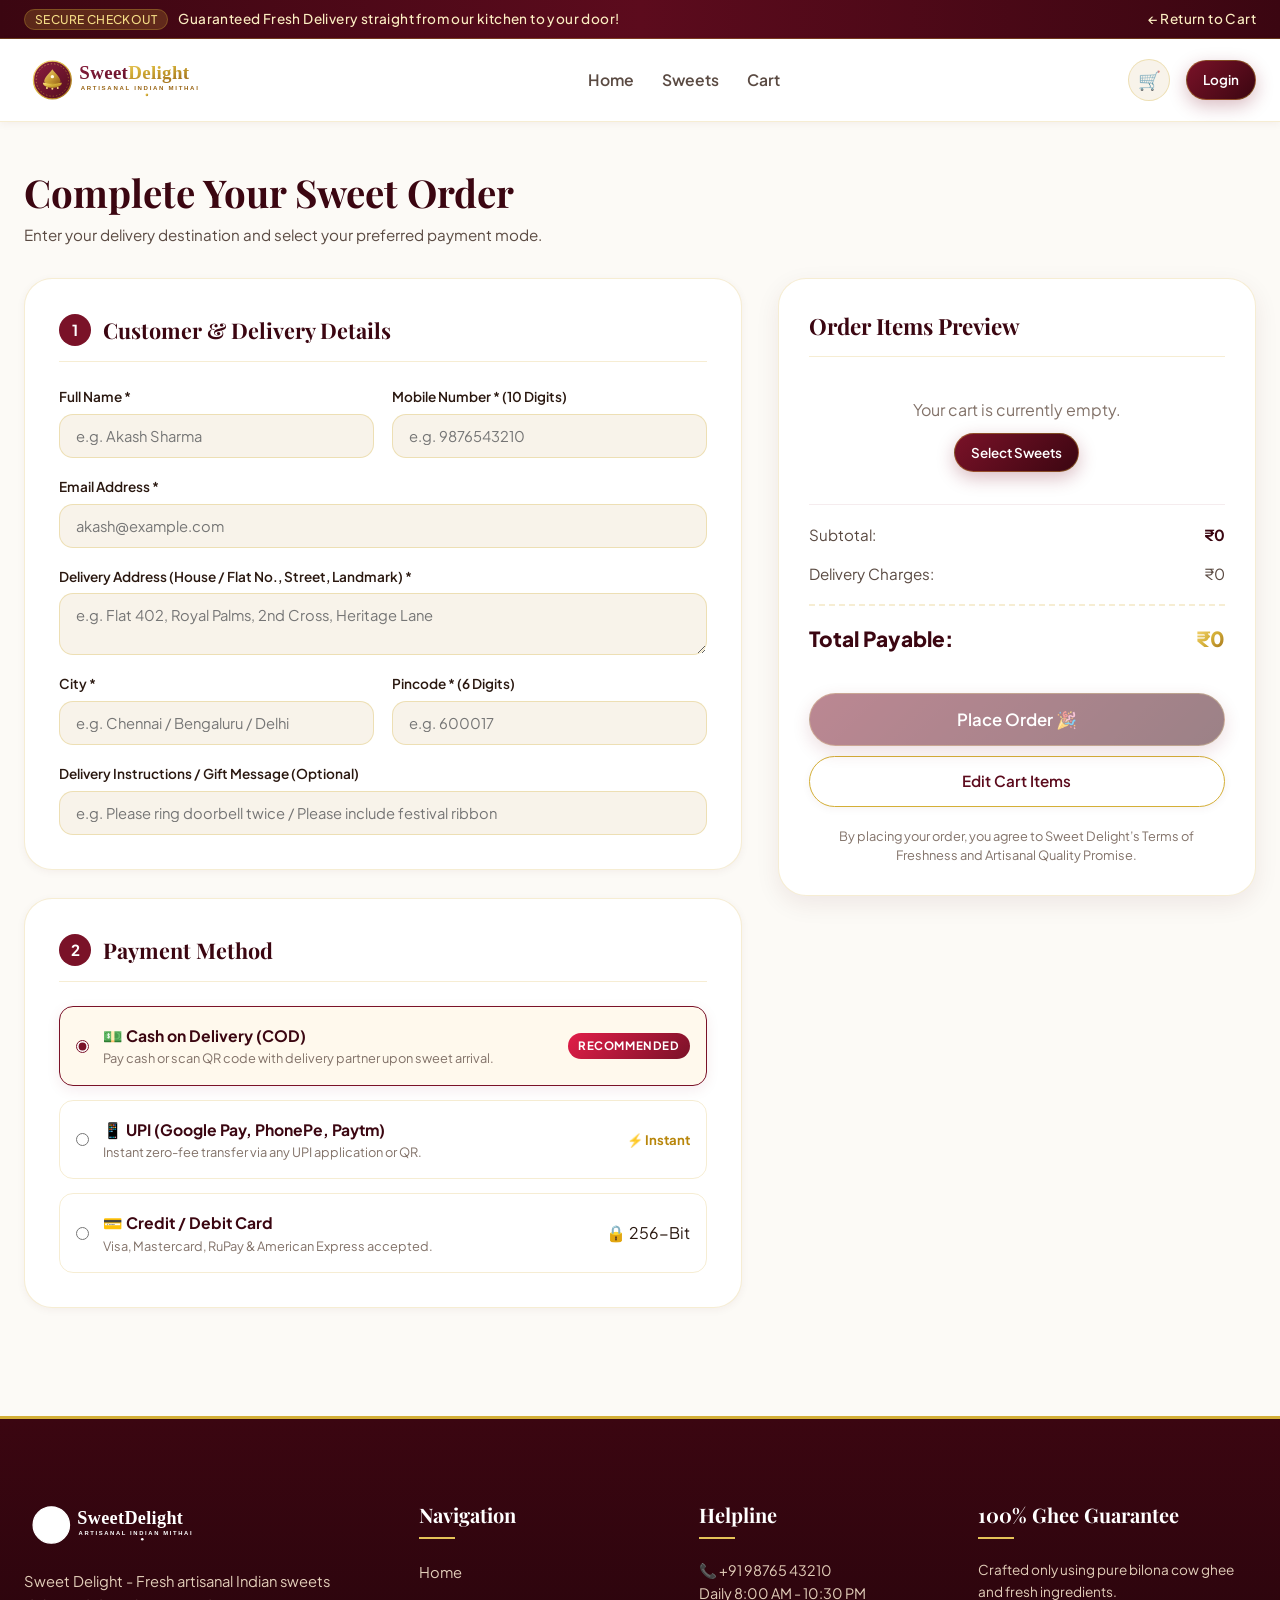
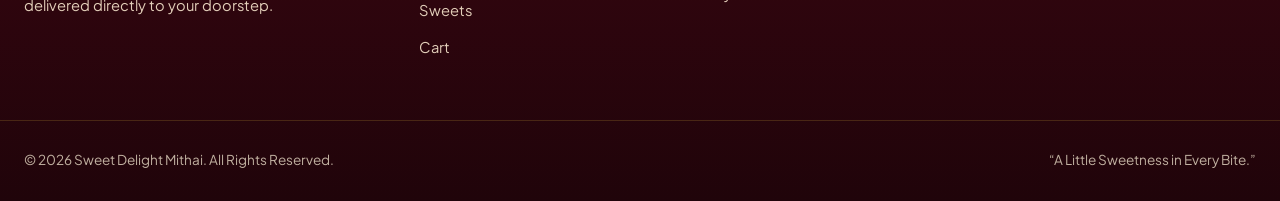
<file: checkout.html>
<!DOCTYPE html>
<html lang="en">
<head>
  <meta charset="UTF-8">
  <meta name="viewport" content="width=device-width, initial-scale=1.0">
  <title>Checkout | Sweet Delight</title>
  <link rel="icon" href="assets/images/logo.svg" type="image/svg+xml">
  <!-- Stylesheets -->
  <link rel="stylesheet" href="styles/main.css">
</head>
<body>

  <!-- Top Announcement Bar -->
  <div class="top-bar">
    <div class="container top-bar-content">
      <div>
        <span class="top-bar-badge">SECURE CHECKOUT</span>
        <span>Guaranteed Fresh Delivery straight from our kitchen to your door!</span>
      </div>
      <div class="top-bar-links">
        <a href="cart.html">← Return to Cart</a>
      </div>
    </div>
  </div>

  <!-- Header / Navbar -->
  <header class="navbar">
    <div class="container nav-container">
      <a href="index.html" class="brand-logo">
        <img src="assets/images/logo.svg" alt="Sweet Delight" class="brand-logo-img">
      </a>
      <ul class="nav-menu" id="nav-menu">
        <li><a href="index.html" class="nav-link">Home</a></li>
        <li><a href="index.html#sweets" class="nav-link">Sweets</a></li>
        <li><a href="cart.html" class="nav-link">Cart</a></li>
      </ul>
      <div class="nav-actions">
        <a href="cart.html" class="nav-icon-btn" title="View Cart">
          <span>🛒</span>
          <span class="badge-count cart-count-badge" style="display:none;">0</span>
        </a>
        <div class="nav-user-slot" style="position: relative;"></div>
      </div>
    </div>
  </header>

  <!-- MAIN CHECKOUT AREA -->
  <main class="container" style="padding-top: 40px; padding-bottom: 80px;">

    <!-- CHECKOUT FORM VIEW -->
    <div id="checkout-form-view">
      <div style="margin-bottom: 30px;">
        <h1 style="font-family: var(--font-serif); font-size: 2.4rem; color: var(--maroon-900);">Complete Your Sweet Order</h1>
        <p style="color: var(--text-secondary); font-size: 0.95rem;">Enter your delivery destination and select your preferred payment mode.</p>
      </div>

      <div class="checkout-layout">
        
        <!-- Left Column: Customer Form & Payment Options -->
        <div>
          <!-- Step 1: Customer & Delivery Details -->
          <div class="checkout-card">
            <div class="checkout-card-header">
              <span class="step-num">1</span>
              <h2 class="step-title">Customer & Delivery Details</h2>
            </div>

            <form id="delivery-details-form">
              <div class="form-grid">
                
                <!-- Full Name -->
                <div class="form-group">
                  <label class="form-label" for="cust-name">Full Name *</label>
                  <input type="text" id="cust-name" class="form-input" placeholder="e.g. Akash Sharma" required>
                  <span class="form-error-msg" id="err-name">Please enter your full name</span>
                </div>

                <!-- Mobile Number -->
                <div class="form-group">
                  <label class="form-label" for="cust-phone">Mobile Number * (10 Digits)</label>
                  <input type="tel" id="cust-phone" class="form-input" placeholder="e.g. 9876543210" maxlength="10" required>
                  <span class="form-error-msg" id="err-phone">Please enter a valid 10-digit mobile number</span>
                </div>

                <!-- Email Address -->
                <div class="form-group col-full">
                  <label class="form-label" for="cust-email">Email Address *</label>
                  <input type="email" id="cust-email" class="form-input" placeholder="akash@example.com" required>
                  <span class="form-error-msg" id="err-email">Please enter a valid email address</span>
                </div>

                <!-- Delivery Address -->
                <div class="form-group col-full">
                  <label class="form-label" for="cust-address">Delivery Address (House / Flat No., Street, Landmark) *</label>
                  <textarea id="cust-address" class="form-textarea" rows="2" placeholder="e.g. Flat 402, Royal Palms, 2nd Cross, Heritage Lane" required></textarea>
                  <span class="form-error-msg" id="err-address">Please provide your complete delivery address</span>
                </div>

                <!-- City -->
                <div class="form-group">
                  <label class="form-label" for="cust-city">City *</label>
                  <input type="text" id="cust-city" class="form-input" placeholder="e.g. Chennai / Bengaluru / Delhi" required>
                  <span class="form-error-msg" id="err-city">Please enter your city</span>
                </div>

                <!-- Pincode -->
                <div class="form-group">
                  <label class="form-label" for="cust-pincode">Pincode * (6 Digits)</label>
                  <input type="text" id="cust-pincode" class="form-input" placeholder="e.g. 600017" maxlength="6" required>
                  <span class="form-error-msg" id="err-pincode">Please enter a valid 6-digit postal code</span>
                </div>

                <!-- Special Delivery Instructions (Optional) -->
                <div class="form-group col-full">
                  <label class="form-label" for="cust-notes">Delivery Instructions / Gift Message (Optional)</label>
                  <input type="text" id="cust-notes" class="form-input" placeholder="e.g. Please ring doorbell twice / Please include festival ribbon">
                </div>

              </div>
            </form>
          </div>

          <!-- Step 2: Payment Options -->
          <div class="checkout-card">
            <div class="checkout-card-header">
              <span class="step-num">2</span>
              <h2 class="step-title">Payment Method</h2>
            </div>

            <div class="payment-methods">
              
              <!-- Cash on Delivery -->
              <div class="payment-method-card selected" id="pm-cod" onclick="selectPaymentMethod('cod')">
                <div class="pm-left">
                  <input type="radio" name="payment-method" id="radio-cod" value="cod" checked style="accent-color: var(--maroon-700);">
                  <div>
                    <div class="pm-title">💵 Cash on Delivery (COD)</div>
                    <div class="pm-desc">Pay cash or scan QR code with delivery partner upon sweet arrival.</div>
                  </div>
                </div>
                <span class="badge badge-festive">Recommended</span>
              </div>

              <!-- UPI -->
              <div class="payment-method-card" id="pm-upi" onclick="selectPaymentMethod('upi')">
                <div class="pm-left">
                  <input type="radio" name="payment-method" id="radio-upi" value="upi" style="accent-color: var(--maroon-700);">
                  <div>
                    <div class="pm-title">📱 UPI (Google Pay, PhonePe, Paytm)</div>
                    <div class="pm-desc">Instant zero-fee transfer via any UPI application or QR.</div>
                  </div>
                </div>
                <span style="font-weight: 700; color: var(--gold-600); font-size: 0.82rem;">⚡ Instant</span>
              </div>

              <!-- UPI Pane Details -->
              <div class="payment-fields-pane" id="pane-upi">
                <div class="form-group" style="margin-bottom: 12px;">
                  <label class="form-label">Enter UPI ID (VPA)</label>
                  <input type="text" class="form-input" id="upi-vpa-input" placeholder="e.g. yourname@okhdfcbank or yourname@paytm">
                </div>
                <div class="upi-qr-box">
                  <p style="font-size: 0.85rem; color: var(--text-secondary);">Or scan sweet QR code to pay:</p>
                  <!-- Stylized Mock QR Code -->
                  <svg width="130" height="130" viewBox="0 0 100 100" style="background:#FFF; border:2px solid var(--border-color); border-radius:8px; padding:4px;">
                    <!-- QR Pattern mock -->
                    <rect x="5" y="5" width="28" height="28" fill="#580B1C"/>
                    <rect x="9" y="9" width="20" height="20" fill="#FFF"/>
                    <rect x="13" y="13" width="12" height="12" fill="#580B1C"/>

                    <rect x="67" y="5" width="28" height="28" fill="#580B1C"/>
                    <rect x="71" y="9" width="20" height="20" fill="#FFF"/>
                    <rect x="75" y="13" width="12" height="12" fill="#580B1C"/>

                    <rect x="5" y="67" width="28" height="28" fill="#580B1C"/>
                    <rect x="9" y="71" width="20" height="20" fill="#FFF"/>
                    <rect x="13" y="75" width="12" height="12" fill="#580B1C"/>

                    <!-- Random QR Dots -->
                    <rect x="40" y="10" width="8" height="8" fill="#D4AF37"/>
                    <rect x="50" y="20" width="10" height="8" fill="#580B1C"/>
                    <rect x="42" y="38" width="16" height="16" fill="#D4AF37"/>
                    <rect x="20" y="42" width="10" height="8" fill="#580B1C"/>
                    <rect x="70" y="42" width="12" height="12" fill="#580B1C"/>
                    <rect x="40" y="68" width="8" height="14" fill="#D4AF37"/>
                    <rect x="55" y="75" width="12" height="10" fill="#580B1C"/>
                    <rect x="78" y="72" width="12" height="14" fill="#D4AF37"/>
                  </svg>
                  <span style="font-size: 0.78rem; color: var(--gold-700); font-weight: 700;">UPI ID: sweetdelight@upi</span>
                </div>
              </div>

              <!-- Credit / Debit Card -->
              <div class="payment-method-card" id="pm-card" onclick="selectPaymentMethod('card')">
                <div class="pm-left">
                  <input type="radio" name="payment-method" id="radio-card" value="card" style="accent-color: var(--maroon-700);">
                  <div>
                    <div class="pm-title">💳 Credit / Debit Card</div>
                    <div class="pm-desc">Visa, Mastercard, RuPay & American Express accepted.</div>
                  </div>
                </div>
                <span>🔒 256-Bit</span>
              </div>

              <!-- Card Pane Details -->
              <div class="payment-fields-pane" id="pane-card">
                <div class="form-group" style="margin-bottom: 12px;">
                  <label class="form-label">Card Number</label>
                  <input type="text" class="form-input" id="card-num-input" placeholder="4111 2222 3333 4444" maxlength="19">
                </div>
                <div style="display: grid; grid-template-columns: 1fr 1fr; gap: 12px;">
                  <div class="form-group">
                    <label class="form-label">Expiry (MM/YY)</label>
                    <input type="text" class="form-input" id="card-exp-input" placeholder="12/28" maxlength="5">
                  </div>
                  <div class="form-group">
                    <label class="form-label">CVV</label>
                    <input type="password" class="form-input" id="card-cvv-input" placeholder="•••" maxlength="4">
                  </div>
                </div>
              </div>

            </div>
          </div>
        </div>

        <!-- Right Column: Sticky Order Summary & Place Order Button -->
        <aside class="order-summary-card">
          <h3 class="summary-title">Order Items Preview</h3>

          <div id="checkout-items-preview" style="max-height: 240px; overflow-y: auto; margin-bottom: 18px; border-bottom: 1px solid var(--border-subtle); padding-bottom: 12px;">
            <!-- Rendered by JS -->
          </div>

          <div class="summary-row">
            <span>Subtotal:</span>
            <strong id="summary-subtotal" style="color: var(--maroon-900);">₹0</strong>
          </div>

          <div class="summary-row">
            <span>Delivery Charges:</span>
            <span id="summary-delivery">₹0</span>
          </div>

          <div class="summary-row" id="summary-discount-row" style="display: none; color: #059669;">
            <span>Discount:</span>
            <strong id="summary-discount">-₹0</strong>
          </div>

          <div class="summary-row total-row">
            <span>Total Payable:</span>
            <span id="summary-grand-total" class="gold-gradient-text">₹0</span>
          </div>

          <button type="button" class="btn btn-primary btn-lg btn-block" id="btn-place-order" style="margin-top: 24px;" onclick="handlePlaceOrder()">
            Place Order 🎉
          </button>

          <a href="cart.html" class="btn btn-secondary btn-block" style="margin-top: 10px;">
            Edit Cart Items
          </a>

          <div style="margin-top: 20px; font-size: 0.8rem; color: var(--text-muted); text-align: center; line-height: 1.5;">
            By placing your order, you agree to Sweet Delight’s Terms of Freshness and Artisanal Quality Promise.
          </div>
        </aside>

      </div>
    </div>

    <!-- ORDER CONFIRMATION SUCCESS VIEW (SHOWN AFTER ORDER IS PLACED) -->
    <div id="order-success-view" style="display: none;">
      <div class="order-success-card">
        <div class="success-icon-wrap">🎉</div>
        <h2 class="success-title">Order Placed Successfully! 🎉</h2>
        
        <div class="order-id-badge" id="confirmed-order-id">
          Order ID: SD20261008
        </div>

        <p class="success-message" style="font-size: 1.15rem; font-weight: 600; color: var(--maroon-800);">
          “Thank you for shopping with Sweet Delight.”
        </p>

        <p class="success-message" style="margin-top: -16px;">
          Your sweet box is being carefully packed with pristine love and care by our master halwais. We've sent a detailed confirmation to your registered email and mobile.
        </p>

        <!-- Detailed Receipt -->
        <div class="order-receipt-summary" id="confirmed-receipt-details">
          <!-- Populated by JS -->
        </div>

        <!-- Action Buttons -->
        <div style="display: flex; gap: 14px; justify-content: center; flex-wrap: wrap;">
          <a href="index.html" class="btn btn-primary btn-lg">
            View Home 🏠
          </a>
          <a href="index.html#sweets" class="btn btn-gold btn-lg">
            Continue Shopping 🛍️
          </a>
          <button type="button" class="btn btn-secondary btn-lg" onclick="window.print()">
            🖨️ Print Receipt
          </button>
        </div>
      </div>
    </div>

  </main>

  <!-- Footer -->
  <footer class="site-footer">
    <div class="container footer-grid">
      <div class="footer-brand">
        <a href="index.html">
          <img src="assets/images/logo.svg" alt="Sweet Delight" style="height: 52px; filter: brightness(0) invert(1);">
        </a>
        <p>Sweet Delight - Fresh artisanal Indian sweets delivered directly to your doorstep.</p>
      </div>
      <div>
        <h4 class="footer-title">Navigation</h4>
        <ul class="footer-links">
          <li><a href="index.html">Home</a></li>
          <li><a href="index.html#sweets">Sweets</a></li>
          <li><a href="cart.html">Cart</a></li>
        </ul>
      </div>
      <div>
        <h4 class="footer-title">Helpline</h4>
        <p style="font-size: 0.9rem; color: #E2CEB9;">📞 +91 98765 43210<br>Daily 8:00 AM - 10:30 PM</p>
      </div>
      <div>
        <h4 class="footer-title">100% Ghee Guarantee</h4>
        <p style="font-size: 0.85rem; color: #E2CEB9;">Crafted only using pure bilona cow ghee and fresh ingredients.</p>
      </div>
    </div>
    <div class="container footer-bottom">
      <div>© 2026 Sweet Delight Mithai. All Rights Reserved.</div>
      <div>“A Little Sweetness in Every Bite.”</div>
    </div>
  </footer>

  <!-- Toast Container -->
  <div id="toast-container"></div>

  <!-- Scripts -->
  <script src="data/sweets.js"></script>
  <script src="scripts/app.js"></script>
  <script>
    let currentPaymentMethod = 'cod';

    function selectPaymentMethod(method) {
      currentPaymentMethod = method;
      
      // Update radio and cards
      ['cod', 'upi', 'card'].forEach(m => {
        const card = document.getElementById(`pm-${m}`);
        const radio = document.getElementById(`radio-${m}`);
        const pane = document.getElementById(`pane-${m}`);

        if (m === method) {
          if (card) card.classList.add('selected');
          if (radio) radio.checked = true;
          if (pane) pane.classList.add('active');
        } else {
          if (card) card.classList.remove('selected');
          if (radio) radio.checked = false;
          if (pane) pane.classList.remove('active');
        }
      });
    }

    function initCheckoutPage() {
      const cart = getCart();

      // Check if user is logged in and prefill
      const user = getCurrentUser();
      if (user) {
        if (user.name) document.getElementById('cust-name').value = user.name;
        if (user.email) document.getElementById('cust-email').value = user.email;
        if (user.phone) document.getElementById('cust-phone').value = user.phone;
      }

      if (cart.length === 0) {
        // If cart is empty and no confirmation is being viewed, redirect to cart or show notice
        const preview = document.getElementById('checkout-items-preview');
        preview.innerHTML = `
          <div style="padding: 20px; text-align: center; color: var(--text-muted);">
            Your cart is currently empty.<br>
            <a href="index.html#sweets" class="btn btn-primary btn-sm" style="margin-top: 10px;">Select Sweets</a>
          </div>
        `;
        document.getElementById('btn-place-order').disabled = true;
        document.getElementById('btn-place-order').style.opacity = '0.5';
        return;
      }

      // Render items preview
      const preview = document.getElementById('checkout-items-preview');
      preview.innerHTML = cart.map(item => `
        <div style="display: flex; align-items: center; justify-content: space-between; gap: 10px; margin-bottom: 10px; font-size: 0.88rem;">
          <div style="display: flex; align-items: center; gap: 8px;">
            <img src="${item.image}" alt="${item.name}" style="width: 38px; height: 38px; border-radius: 6px; object-fit: cover; border: 1px solid var(--border-color);" onerror="this.src='assets/images/placeholder.svg'">
            <div>
              <strong style="color: var(--maroon-900);">${item.name}</strong>
              <div style="font-size: 0.74rem; color: var(--text-muted);">${item.weight} × ${item.quantity}</div>
            </div>
          </div>
          <div style="font-weight: 700; color: var(--maroon-700);">₹${item.unitPrice * item.quantity}</div>
        </div>
      `).join('');

      // Update Totals
      const totals = getCartTotals();
      document.getElementById('summary-subtotal').textContent = `₹${totals.subtotal}`;
      
      const delivEl = document.getElementById('summary-delivery');
      delivEl.innerHTML = totals.deliveryFee === 0 
        ? '<strong style="color:#10B981;">FREE</strong>' 
        : `₹${totals.deliveryFee}`;

      const discRow = document.getElementById('summary-discount-row');
      if (totals.discount > 0) {
        discRow.style.display = 'flex';
        document.getElementById('summary-discount').textContent = `-₹${totals.discount}`;
      } else {
        discRow.style.display = 'none';
      }

      document.getElementById('summary-grand-total').textContent = `₹${totals.grandTotal}`;
    }

    function validateField(inputEl, errEl, condition) {
      const group = inputEl.closest('.form-group');
      if (!condition) {
        if (group) group.classList.add('has-error');
        return false;
      } else {
        if (group) group.classList.remove('has-error');
        return true;
      }
    }

    function handlePlaceOrder() {
      const cart = getCart();
      if (cart.length === 0) {
        showToast('Cart Empty', 'Please add sweets before placing an order', 'error');
        return;
      }

      const nameEl = document.getElementById('cust-name');
      const phoneEl = document.getElementById('cust-phone');
      const emailEl = document.getElementById('cust-email');
      const addrEl = document.getElementById('cust-address');
      const cityEl = document.getElementById('cust-city');
      const pinEl = document.getElementById('cust-pincode');
      const notesEl = document.getElementById('cust-notes');

      let isValid = true;

      // Validate Name
      if (!validateField(nameEl, document.getElementById('err-name'), nameEl.value.trim().length >= 2)) {
        isValid = false;
      }

      // Validate Phone (10 digits)
      const phoneDigits = phoneEl.value.replace(/\D/g, '');
      if (!validateField(phoneEl, document.getElementById('err-phone'), phoneDigits.length === 10)) {
        isValid = false;
      }

      // Validate Email
      if (!validateField(emailEl, document.getElementById('err-email'), emailEl.value.includes('@') && emailEl.value.includes('.'))) {
        isValid = false;
      }

      // Validate Address
      if (!validateField(addrEl, document.getElementById('err-address'), addrEl.value.trim().length >= 6)) {
        isValid = false;
      }

      // Validate City
      if (!validateField(cityEl, document.getElementById('err-city'), cityEl.value.trim().length >= 2)) {
        isValid = false;
      }

      // Validate Pincode (6 digits)
      const pinDigits = pinEl.value.replace(/\D/g, '');
      if (!validateField(pinEl, document.getElementById('err-pincode'), pinDigits.length === 6)) {
        isValid = false;
      }

      if (!isValid) {
        showToast('Incomplete Form', 'Please fill in all required customer details.', 'error');
        return;
      }

      // Calculate totals for receipt snapshot
      const totals = getCartTotals();
      const customerData = {
        name: nameEl.value.trim(),
        phone: phoneDigits,
        email: emailEl.value.trim(),
        address: addrEl.value.trim(),
        city: cityEl.value.trim(),
        pincode: pinDigits,
        notes: notesEl.value.trim(),
        paymentMethod: currentPaymentMethod.toUpperCase()
      };

      // Generate Order ID matching requirements: "SD20261008" or SD + date + random
      const now = new Date();
      const yyyy = now.getFullYear();
      const mm = String(now.getMonth() + 1).padStart(2, '0');
      const dd = String(now.getDate()).padStart(2, '0');
      // Format: SD20261008
      const orderId = `SD${yyyy}${mm}${dd}`;

      // Save order snapshot
      const orderRecord = {
        orderId,
        date: now.toLocaleDateString('en-IN', { day: 'numeric', month: 'short', year: 'numeric' }),
        items: [...cart],
        totals: { ...totals },
        customer: customerData
      };
      localStorage.setItem(STORAGE_KEYS.LAST_ORDER, JSON.stringify(orderRecord));

      // Clear the cart
      clearCart();

      // Switch to confirmation view
      document.getElementById('checkout-form-view').style.display = 'none';
      document.getElementById('order-success-view').style.display = 'block';
      window.scrollTo({ top: 0, behavior: 'smooth' });

      // Populate confirmation details
      document.getElementById('confirmed-order-id').textContent = `Order ID: ${orderId}`;

      const receiptEl = document.getElementById('confirmed-receipt-details');
      receiptEl.innerHTML = `
        <div style="display: flex; justify-content: space-between; border-bottom: 1px solid var(--border-color); padding-bottom: 12px; margin-bottom: 16px;">
          <div>
            <strong style="color: var(--maroon-900);">Deliver To:</strong><br>
            <span style="font-size: 0.95rem; font-weight: 600;">${customerData.name}</span><br>
            <span style="font-size: 0.85rem; color: var(--text-secondary);">${customerData.address}, ${customerData.city} - ${customerData.pincode}</span><br>
            <span style="font-size: 0.85rem; color: var(--text-muted);">📱 ${customerData.phone} | ✉️ ${customerData.email}</span>
          </div>
          <div style="text-align: right;">
            <strong style="color: var(--maroon-900);">Estimated Delivery:</strong><br>
            <span style="color: #059669; font-weight: 700; font-size: 0.95rem;">Tomorrow by 2:00 PM</span><br>
            <span style="font-size: 0.82rem; color: var(--text-muted);">Payment: ${customerData.paymentMethod}</span>
          </div>
        </div>

        <h4 style="font-family: var(--font-serif); font-size: 1.1rem; color: var(--maroon-900); margin-bottom: 10px;">Ordered Sweets:</h4>
        <div style="display: flex; flex-direction: column; gap: 8px; margin-bottom: 14px;">
          ${orderRecord.items.map(item => `
            <div style="display: flex; justify-content: space-between; font-size: 0.88rem;">
              <span>• <strong>${item.name}</strong> (${item.weight} × ${item.quantity})</span>
              <strong style="color: var(--maroon-700);">₹${item.unitPrice * item.quantity}</strong>
            </div>
          `).join('')}
        </div>

        <div style="border-top: 1px dashed var(--border-color); padding-top: 10px; display: flex; justify-content: space-between; font-size: 1.05rem; font-weight: 800; color: var(--maroon-900);">
          <span>Total Paid / Payable:</span>
          <span style="color: var(--maroon-700);">₹${orderRecord.totals.grandTotal}</span>
        </div>
      `;

      showToast('Order Placed Successfully! 🎉', `Order ${orderId} confirmed!`, 'success');
    }

    document.addEventListener('DOMContentLoaded', () => {
      initCheckoutPage();
    });
  </script>
</body>
</html>
</file>
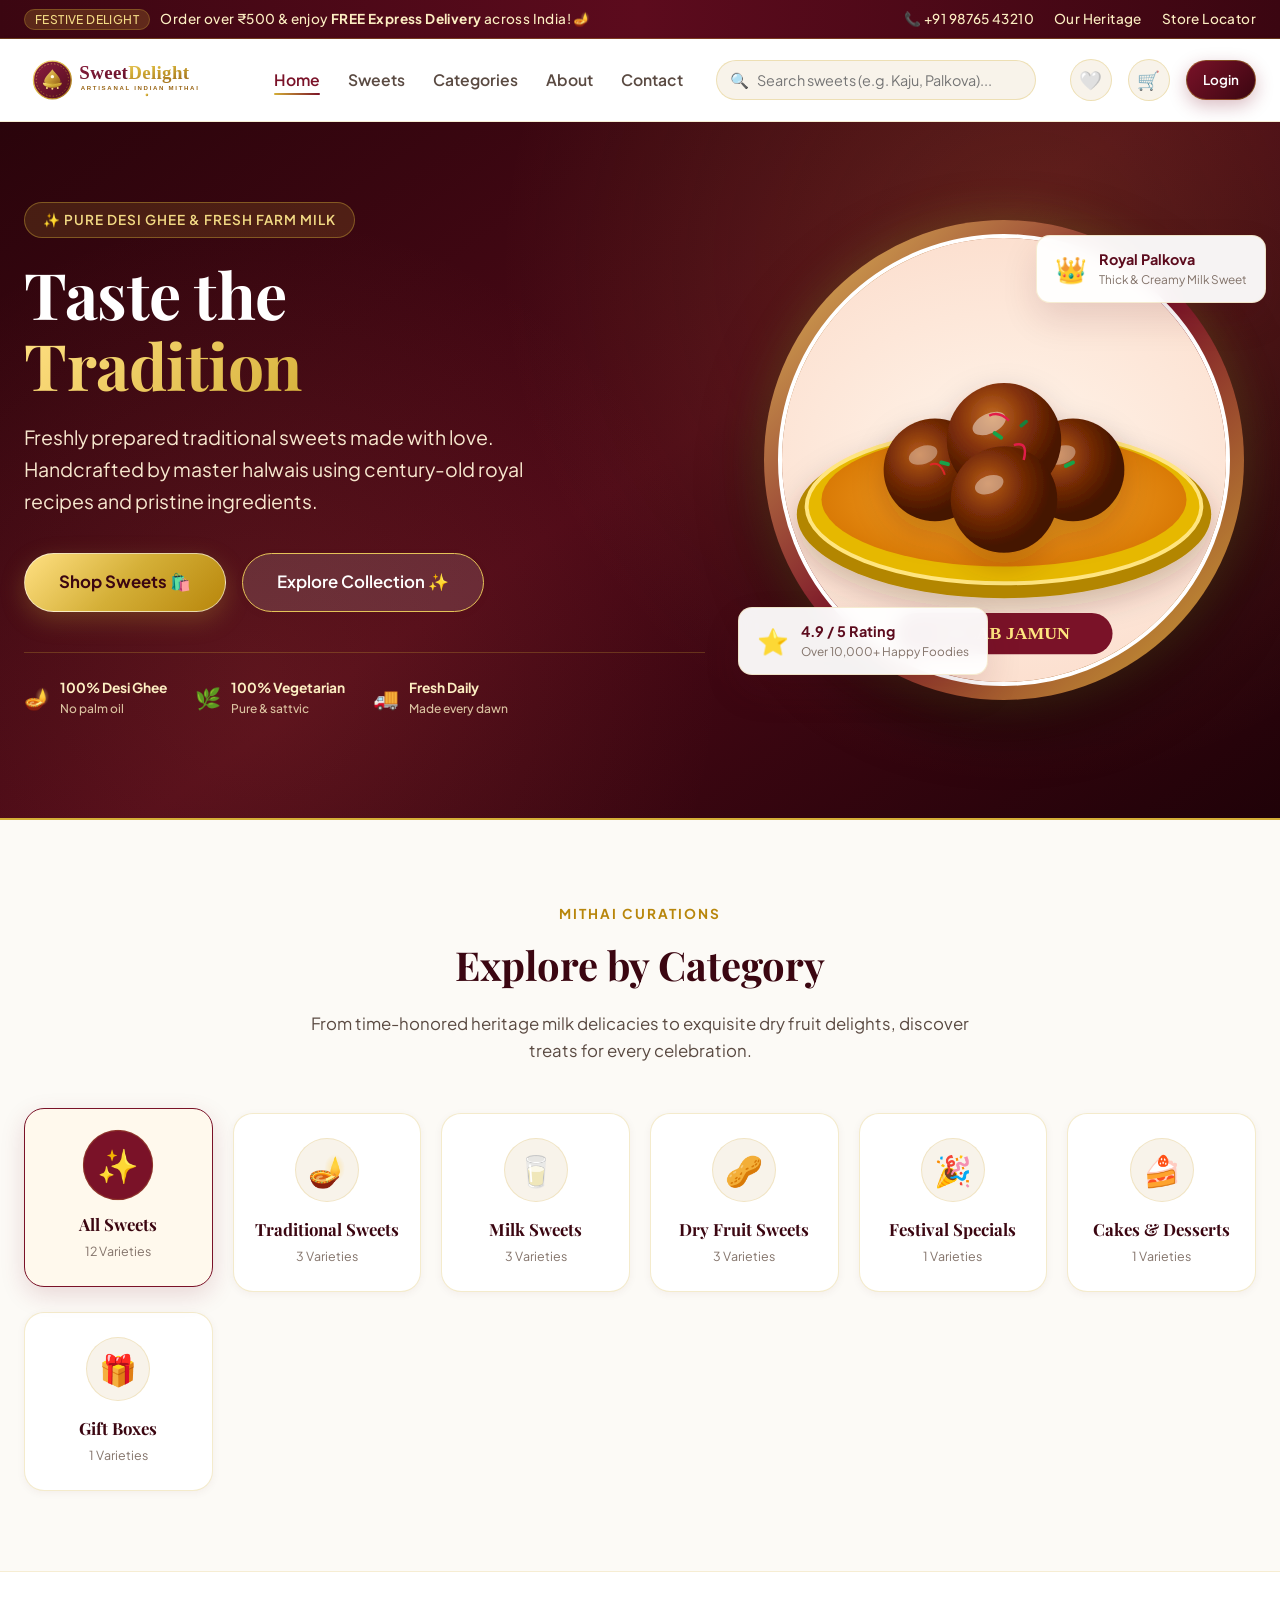
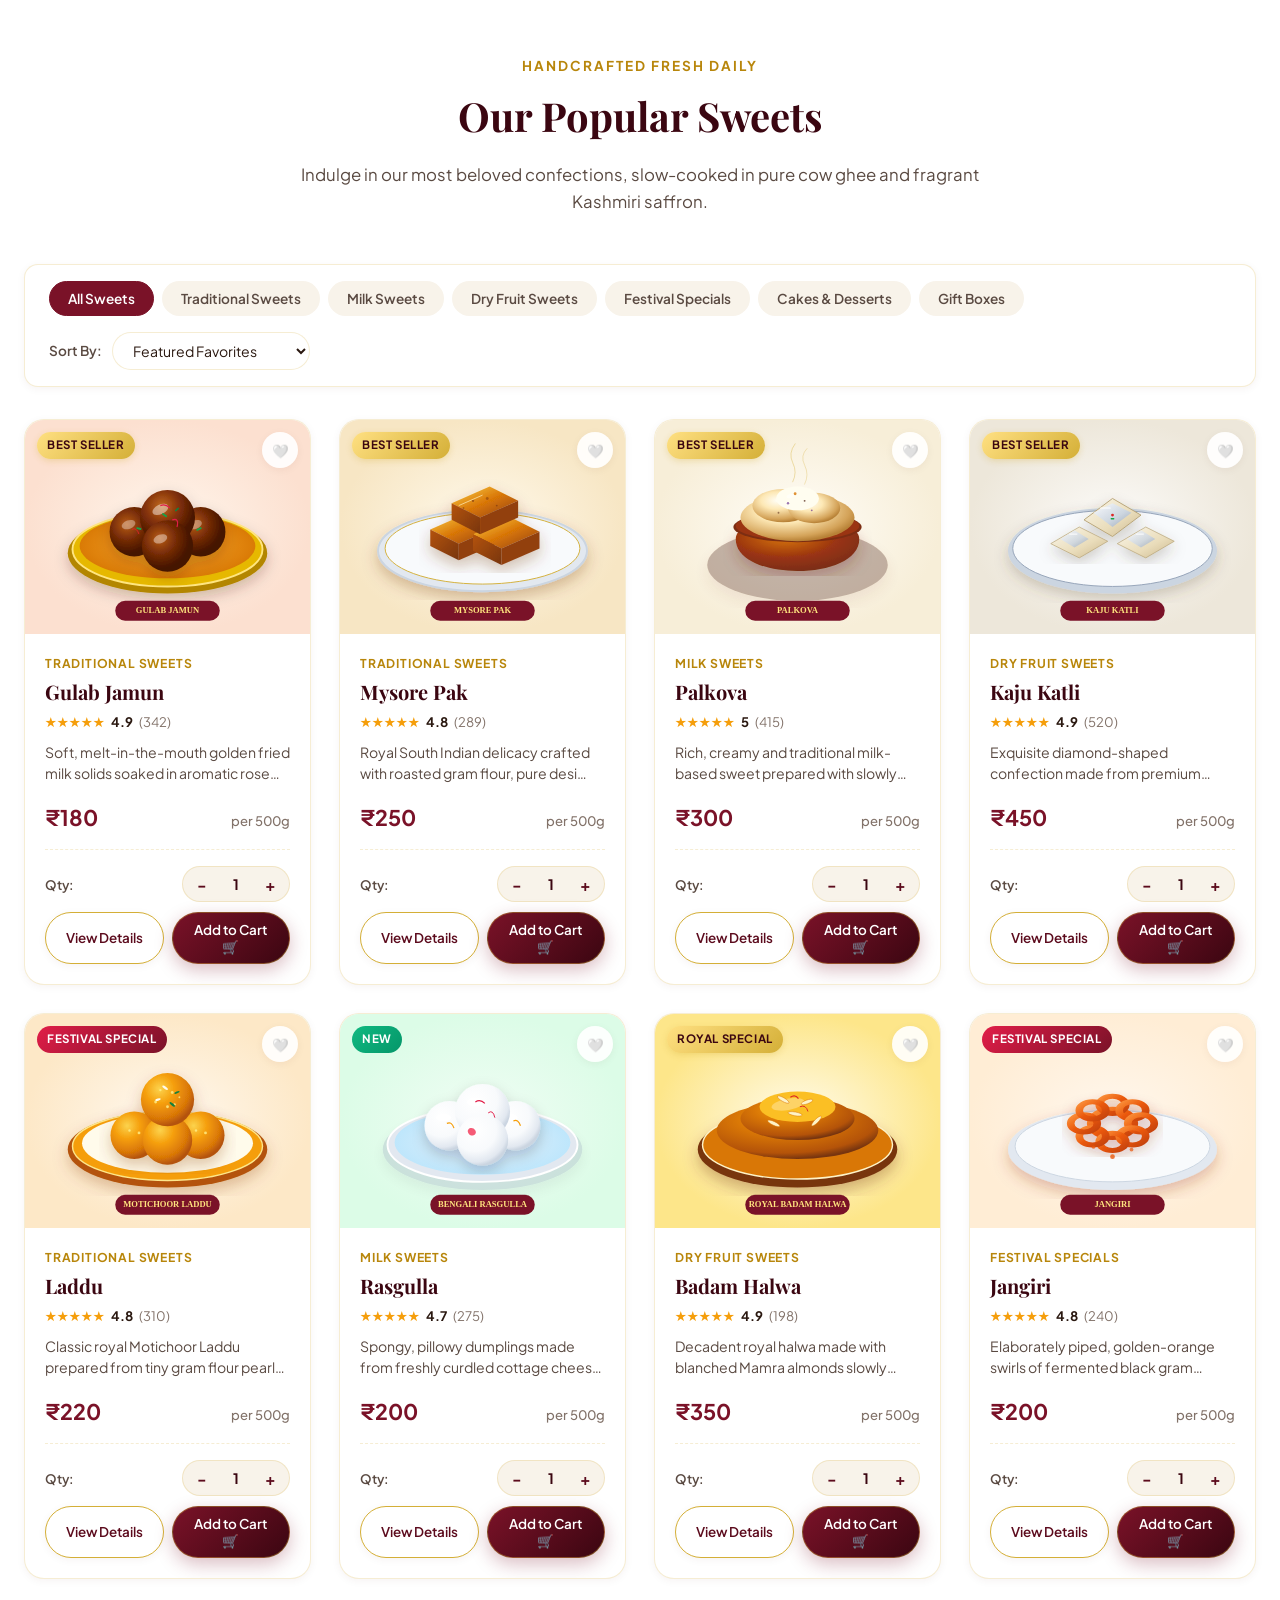
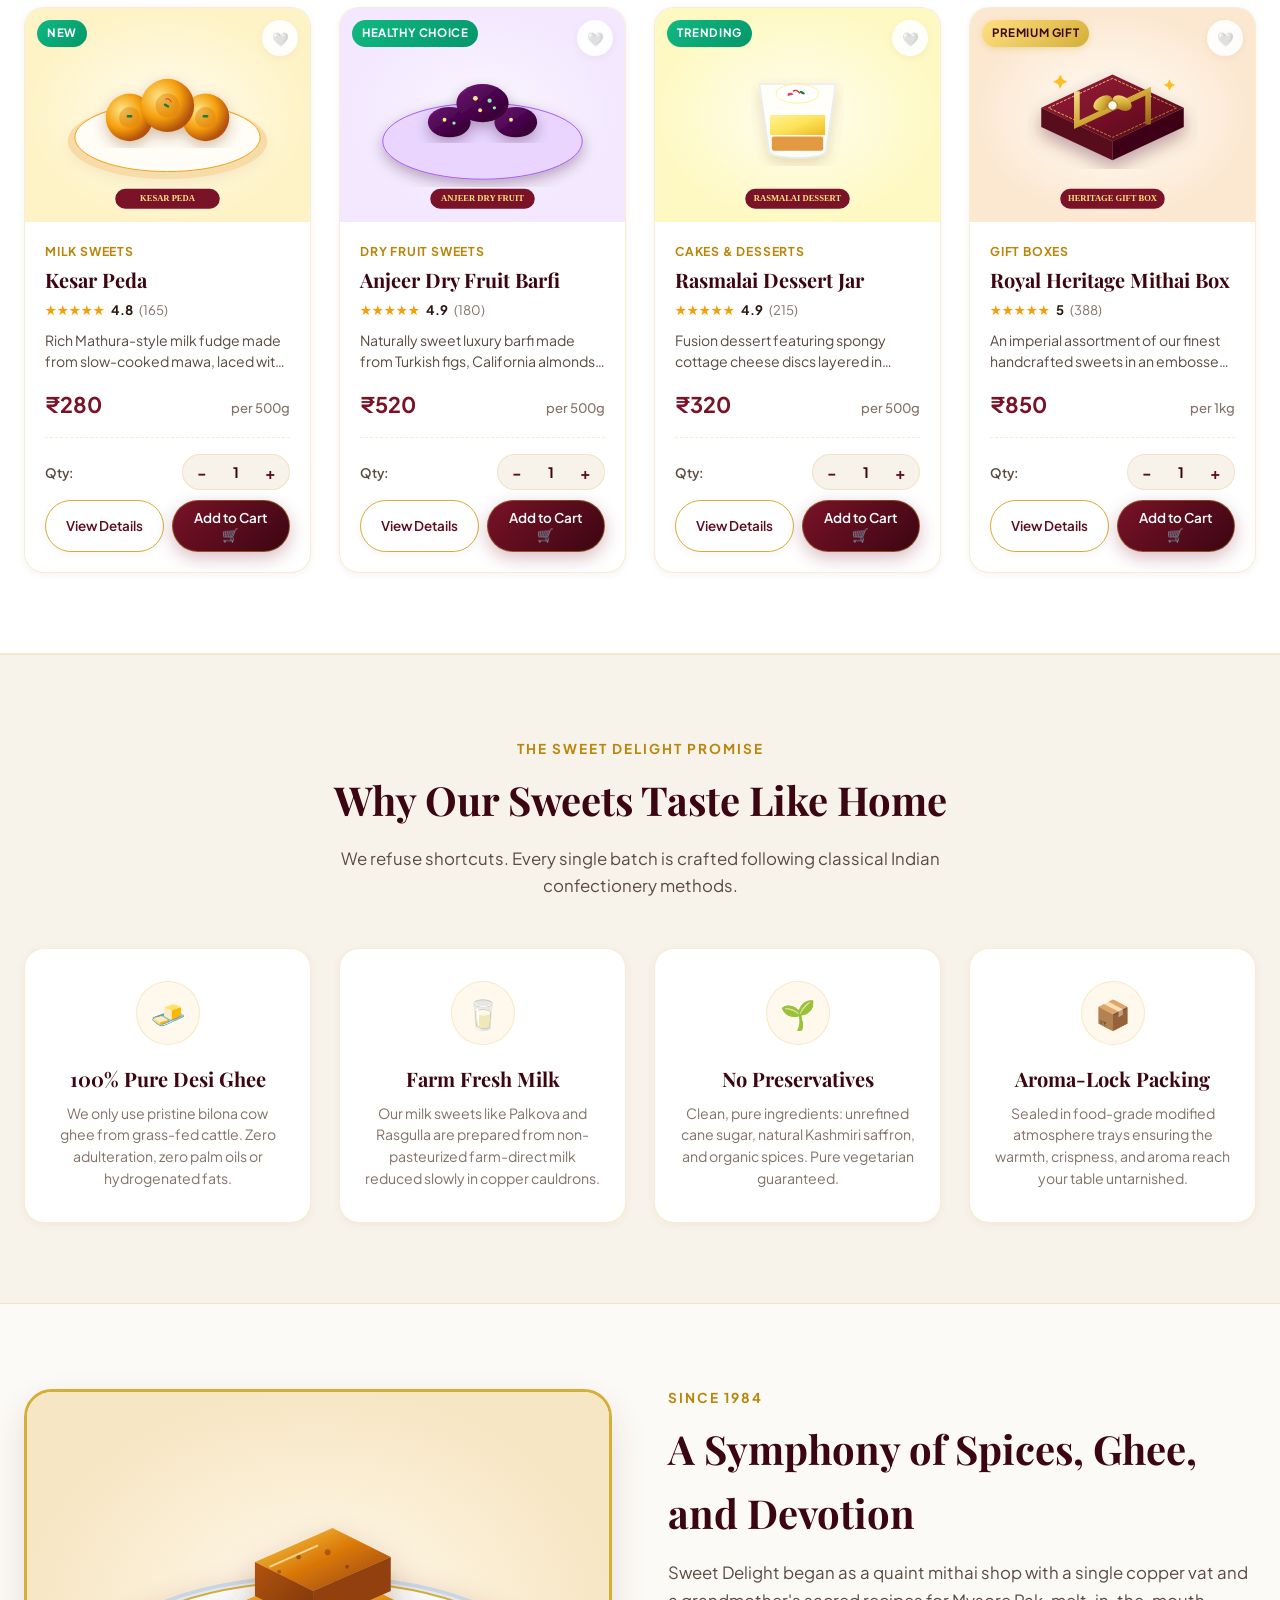
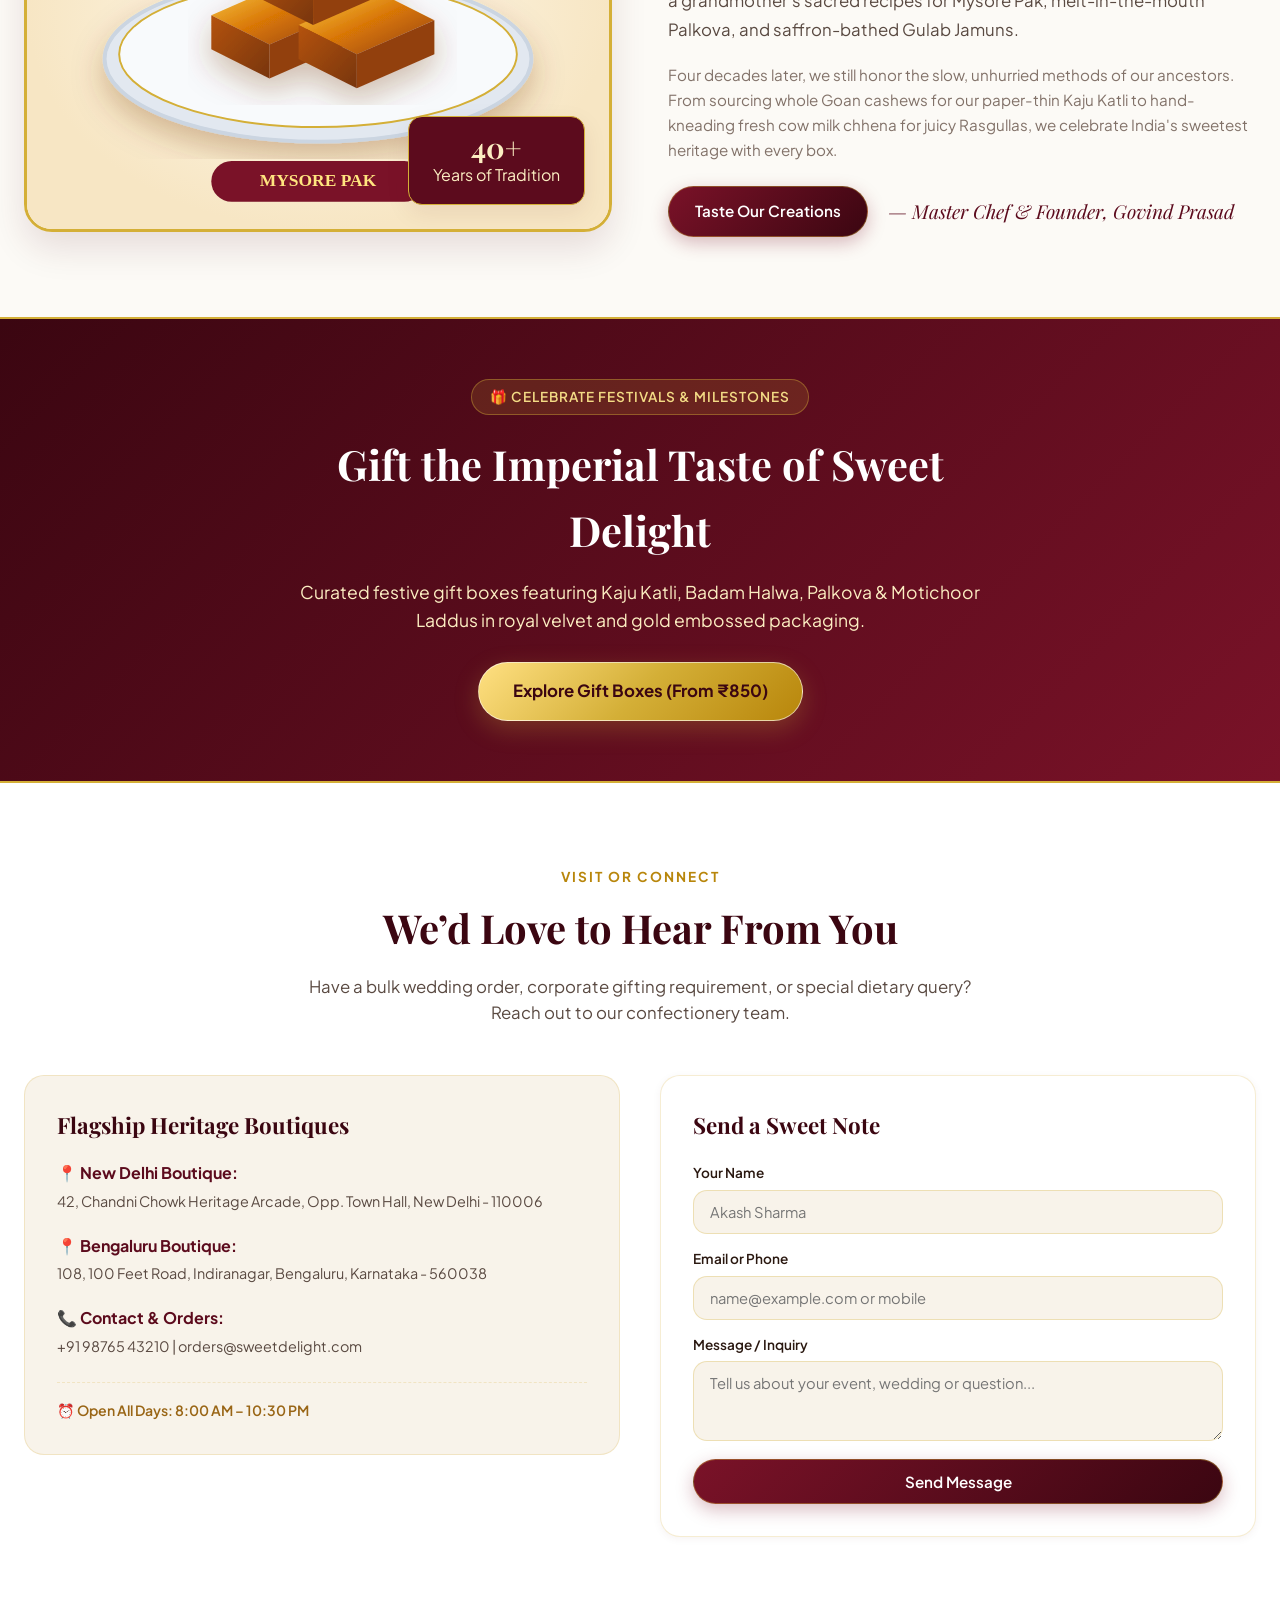
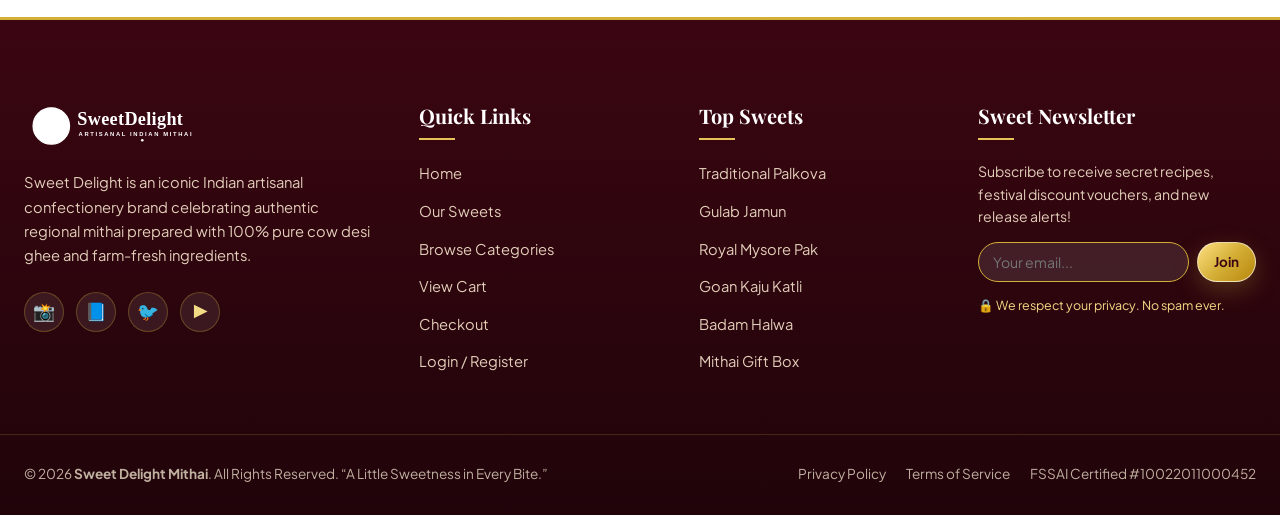
<file: home.html>
<!DOCTYPE html>
<html lang="en">
<head>
  <meta charset="UTF-8">
  <meta http-equiv="refresh" content="0; url=index.html">
  <title>Redirecting to Sweet Delight Home...</title>
  <script>
    window.location.replace("index.html");
  </script>
</head>
<body style="font-family: sans-serif; text-align: center; padding: 40px;">
  <h2>Redirecting to <a href="index.html">Sweet Delight Home Page</a>...</h2>
</body>
</html>
</file>
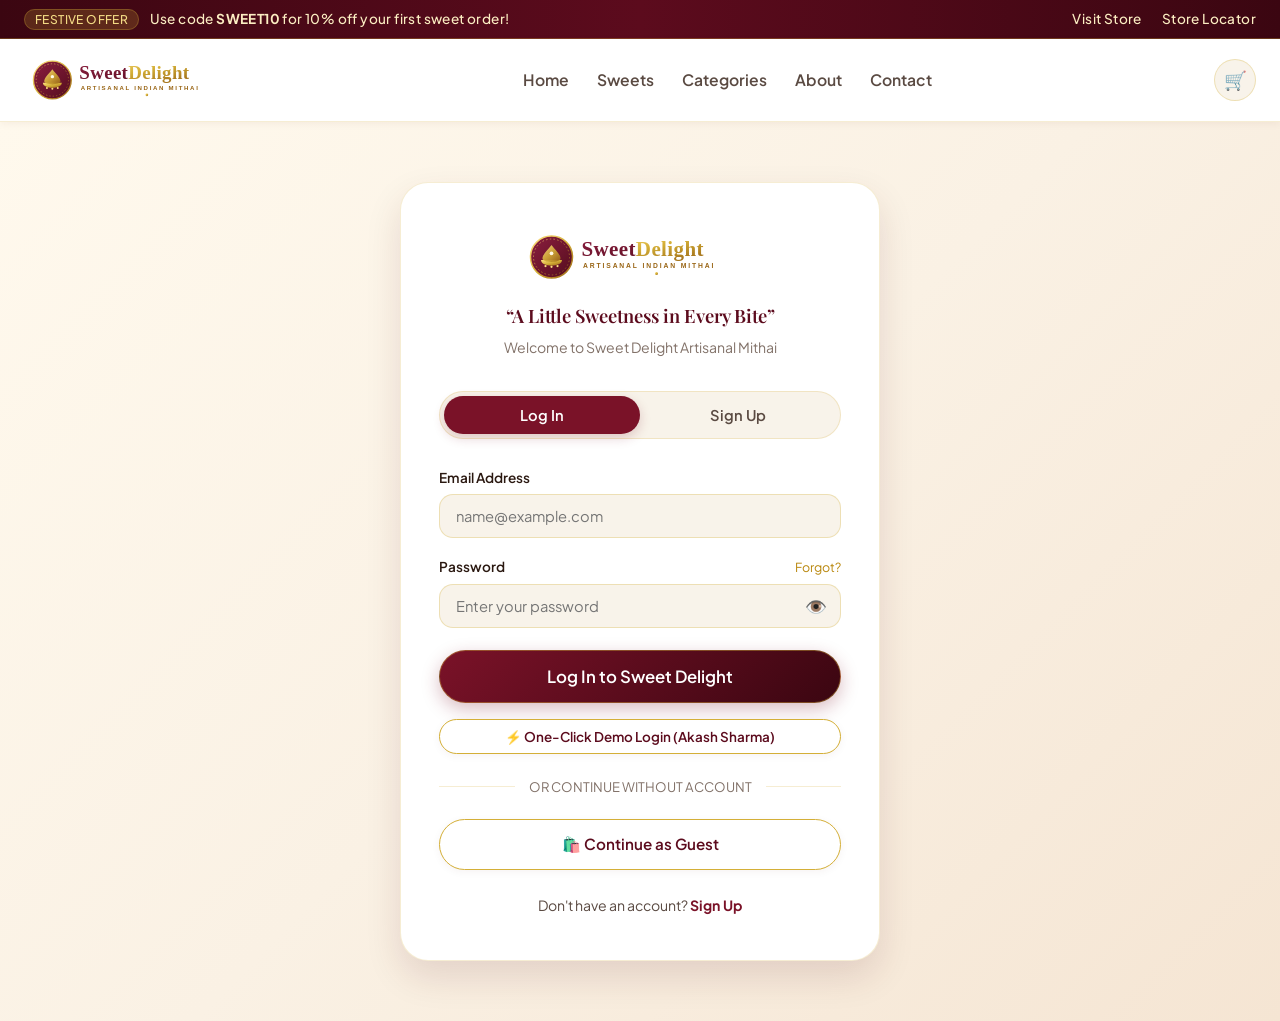
<file: login.html>
<!DOCTYPE html>
<html lang="en">
<head>
  <meta charset="UTF-8">
  <meta name="viewport" content="width=device-width, initial-scale=1.0">
  <title>Login / Sign Up | Sweet Delight - Artisanal Indian Mithai</title>
  <link rel="icon" href="assets/images/logo.svg" type="image/svg+xml">
  <!-- Styles -->
  <link rel="stylesheet" href="styles/main.css">
</head>
<body>

  <!-- Top Announcement Bar -->
  <div class="top-bar">
    <div class="container top-bar-content">
      <div>
        <span class="top-bar-badge">FESTIVE OFFER</span>
        <span>Use code <strong>SWEET10</strong> for 10% off your first sweet order!</span>
      </div>
      <div class="top-bar-links">
        <a href="index.html">Visit Store</a>
        <a href="index.html#contact">Store Locator</a>
      </div>
    </div>
  </div>

  <!-- Header / Navigation Bar -->
  <header class="navbar">
    <div class="container nav-container">
      <a href="index.html" class="brand-logo">
        <img src="assets/images/logo.svg" alt="Sweet Delight Logo" class="brand-logo-img">
      </a>
      <ul class="nav-menu" id="nav-menu">
        <li><a href="index.html" class="nav-link">Home</a></li>
        <li><a href="index.html#sweets" class="nav-link">Sweets</a></li>
        <li><a href="index.html#categories" class="nav-link">Categories</a></li>
        <li><a href="index.html#about" class="nav-link">About</a></li>
        <li><a href="index.html#contact" class="nav-link">Contact</a></li>
      </ul>
      <div class="nav-actions">
        <a href="cart.html" class="nav-icon-btn" title="View Cart">
          <span>🛒</span>
          <span class="badge-count cart-count-badge" style="display:none;">0</span>
        </a>
      </div>
    </div>
  </header>

  <!-- Login / Sign-up Screen -->
  <main class="auth-page-wrap">
    <div class="auth-card">
      <div class="auth-header">
        <img src="assets/images/logo.svg" alt="Sweet Delight" class="auth-brand-logo">
        <h2 class="auth-tagline">“A Little Sweetness in Every Bite”</h2>
        <p class="auth-subtitle">Welcome to Sweet Delight Artisanal Mithai</p>
      </div>

      <!-- Tab Switcher -->
      <div class="auth-tabs">
        <button type="button" class="auth-tab-btn active" id="tab-login-btn">Log In</button>
        <button type="button" class="auth-tab-btn" id="tab-signup-btn">Sign Up</button>
      </div>

      <!-- LOGIN FORM -->
      <form id="login-form">
        <div class="form-group" style="margin-bottom: 18px;">
          <label class="form-label" for="login-email">Email Address</label>
          <input type="email" id="login-email" class="form-input" placeholder="name@example.com" required autocomplete="email">
          <span class="form-error-msg" id="login-email-error">Please enter a valid email address</span>
        </div>

        <div class="form-group" style="margin-bottom: 22px;">
          <div style="display: flex; justify-content: space-between; align-items: baseline;">
            <label class="form-label" for="login-password">Password</label>
            <span style="font-size: 0.78rem; color: var(--gold-600); cursor: pointer;" onclick="showToast('Password Reset', 'A demo reset link has been sent to your email', 'maroon')">Forgot?</span>
          </div>
          <div class="password-wrap">
            <input type="password" id="login-password" class="form-input" placeholder="Enter your password" required autocomplete="current-password">
            <button type="button" class="toggle-password-btn" id="toggle-login-pass" title="Show / Hide Password">👁️</button>
          </div>
          <span class="form-error-msg" id="login-password-error">Password must be at least 6 characters</span>
        </div>

        <button type="submit" class="btn btn-primary btn-block btn-lg" style="margin-bottom: 16px;">
          <span>Log In to Sweet Delight</span>
        </button>

        <!-- Quick Demo Account Fill Button -->
        <button type="button" class="btn btn-secondary btn-block btn-sm" id="btn-quick-demo">
          ⚡ One-Click Demo Login (Akash Sharma)
        </button>

        <div class="guest-login-divider">Or continue without account</div>

        <a href="index.html" class="btn btn-secondary btn-block" style="text-align: center;">
          🛍️ Continue as Guest
        </a>

        <div class="auth-footer-links">
          <span>Don't have an account? </span>
          <a href="#" id="link-to-signup">Sign Up</a>
        </div>
      </form>

      <!-- SIGN UP FORM -->
      <form id="signup-form" style="display: none;">
        <div class="form-group" style="margin-bottom: 16px;">
          <label class="form-label" for="signup-name">Full Name</label>
          <input type="text" id="signup-name" class="form-input" placeholder="e.g. Akash Sharma" required autocomplete="name">
          <span class="form-error-msg" id="signup-name-error">Please enter your name</span>
        </div>

        <div class="form-group" style="margin-bottom: 16px;">
          <label class="form-label" for="signup-email">Email Address</label>
          <input type="email" id="signup-email" class="form-input" placeholder="name@example.com" required autocomplete="email">
          <span class="form-error-msg" id="signup-email-error">Please enter a valid email address</span>
        </div>

        <div class="form-group" style="margin-bottom: 16px;">
          <label class="form-label" for="signup-password">Create Password</label>
          <div class="password-wrap">
            <input type="password" id="signup-password" class="form-input" placeholder="At least 6 characters" required autocomplete="new-password">
            <button type="button" class="toggle-password-btn" id="toggle-signup-pass" title="Show / Hide Password">👁️</button>
          </div>
          <span class="form-error-msg" id="signup-password-error">Password must be at least 6 characters</span>
        </div>

        <div class="form-group" style="margin-bottom: 22px;">
          <label class="form-label" for="signup-confirm-password">Confirm Password</label>
          <div class="password-wrap">
            <input type="password" id="signup-confirm-password" class="form-input" placeholder="Re-enter password" required autocomplete="new-password">
            <button type="button" class="toggle-password-btn" id="toggle-confirm-pass" title="Show / Hide Password">👁️</button>
          </div>
          <span class="form-error-msg" id="signup-confirm-error">Passwords do not match</span>
        </div>

        <button type="submit" class="btn btn-primary btn-block btn-lg" style="margin-bottom: 16px;">
          <span>Create Account & Start Shopping</span>
        </button>

        <div class="auth-footer-links">
          <span>Already have an account? </span>
          <a href="#" id="link-to-login">Log In</a>
        </div>
      </form>
    </div>
  </main>

  <!-- Scripts -->
  <script src="data/sweets.js"></script>
  <script src="scripts/app.js"></script>
  <script>
    // Tab switching logic
    const tabLoginBtn = document.getElementById('tab-login-btn');
    const tabSignupBtn = document.getElementById('tab-signup-btn');
    const loginForm = document.getElementById('login-form');
    const signupForm = document.getElementById('signup-form');
    const linkToSignup = document.getElementById('link-to-signup');
    const linkToLogin = document.getElementById('link-to-login');

    function showLogin() {
      tabLoginBtn.classList.add('active');
      tabSignupBtn.classList.remove('active');
      loginForm.style.display = 'block';
      signupForm.style.display = 'none';
    }

    function showSignup() {
      tabSignupBtn.classList.add('active');
      tabLoginBtn.classList.remove('active');
      signupForm.style.display = 'block';
      loginForm.style.display = 'none';
    }

    tabLoginBtn.addEventListener('click', showLogin);
    tabSignupBtn.addEventListener('click', showSignup);
    linkToSignup.addEventListener('click', (e) => { e.preventDefault(); showSignup(); });
    linkToLogin.addEventListener('click', (e) => { e.preventDefault(); showLogin(); });

    // Show / Hide Password toggles
    function setupPassToggle(btnId, inputId) {
      const btn = document.getElementById(btnId);
      const input = document.getElementById(inputId);
      if (btn && input) {
        btn.addEventListener('click', () => {
          if (input.type === 'password') {
            input.type = 'text';
            btn.textContent = '🔒';
          } else {
            input.type = 'password';
            btn.textContent = '👁️';
          }
        });
      }
    }
    setupPassToggle('toggle-login-pass', 'login-password');
    setupPassToggle('toggle-signup-pass', 'signup-password');
    setupPassToggle('toggle-confirm-pass', 'signup-confirm-password');

    // Quick demo login
    document.getElementById('btn-quick-demo').addEventListener('click', () => {
      document.getElementById('login-email').value = 'akash@sweetdelight.com';
      document.getElementById('login-password').value = 'mithai123';
      showToast('Demo Credentials Filled', 'Logging in as Akash Sharma...', 'maroon');
      setTimeout(() => {
        saveUser({
          name: 'Akash Sharma',
          email: 'akash@sweetdelight.com',
          phone: '9876543210',
          isLoggedIn: true
        });
        showToast('Welcome, Akash!', 'Redirecting to Sweet Delight Home...', 'success');
        setTimeout(() => window.location.href = 'index.html', 800);
      }, 500);
    });

    // Handle Login submission
    loginForm.addEventListener('submit', (e) => {
      e.preventDefault();
      const email = document.getElementById('login-email').value.trim();
      const password = document.getElementById('login-password').value;
      const emailErr = document.getElementById('login-email-error');
      const passErr = document.getElementById('login-password-error');

      let valid = true;
      if (!email || !email.includes('@')) {
        loginForm.querySelector('#login-email').parentElement.classList.add('has-error');
        valid = false;
      } else {
        loginForm.querySelector('#login-email').parentElement.classList.remove('has-error');
      }

      if (!password || password.length < 6) {
        loginForm.querySelector('#login-password').closest('.form-group').classList.add('has-error');
        valid = false;
      } else {
        loginForm.querySelector('#login-password').closest('.form-group').classList.remove('has-error');
      }

      if (!valid) return;

      const userName = email.split('@')[0].replace(/[^a-zA-Z]/g, ' ');
      const formattedName = userName ? userName.charAt(0).toUpperCase() + userName.slice(1) : 'Customer';

      saveUser({
        name: formattedName,
        email: email,
        phone: '9876543210',
        isLoggedIn: true
      });

      showToast('Welcome Back!', `Logged in successfully as ${formattedName}`, 'success');
      setTimeout(() => {
        window.location.href = 'index.html';
      }, 800);
    });

    // Handle Signup submission
    signupForm.addEventListener('submit', (e) => {
      e.preventDefault();
      const name = document.getElementById('signup-name').value.trim();
      const email = document.getElementById('signup-email').value.trim();
      const password = document.getElementById('signup-password').value;
      const confirmPass = document.getElementById('signup-confirm-password').value;

      let valid = true;

      if (!name) {
        signupForm.querySelector('#signup-name').parentElement.classList.add('has-error');
        valid = false;
      } else {
        signupForm.querySelector('#signup-name').parentElement.classList.remove('has-error');
      }

      if (!email || !email.includes('@')) {
        signupForm.querySelector('#signup-email').parentElement.classList.add('has-error');
        valid = false;
      } else {
        signupForm.querySelector('#signup-email').parentElement.classList.remove('has-error');
      }

      if (!password || password.length < 6) {
        signupForm.querySelector('#signup-password').closest('.form-group').classList.add('has-error');
        valid = false;
      } else {
        signupForm.querySelector('#signup-password').closest('.form-group').classList.remove('has-error');
      }

      if (password !== confirmPass) {
        signupForm.querySelector('#signup-confirm-password').closest('.form-group').classList.add('has-error');
        valid = false;
      } else {
        signupForm.querySelector('#signup-confirm-password').closest('.form-group').classList.remove('has-error');
      }

      if (!valid) return;

      saveUser({
        name: name,
        email: email,
        phone: '',
        isLoggedIn: true
      });

      showToast('Account Created! 🎉', `Welcome to the Sweet Delight family, ${name}!`, 'success');
      setTimeout(() => {
        window.location.href = 'index.html';
      }, 800);
    });
  </script>
</body>
</html>
</file>
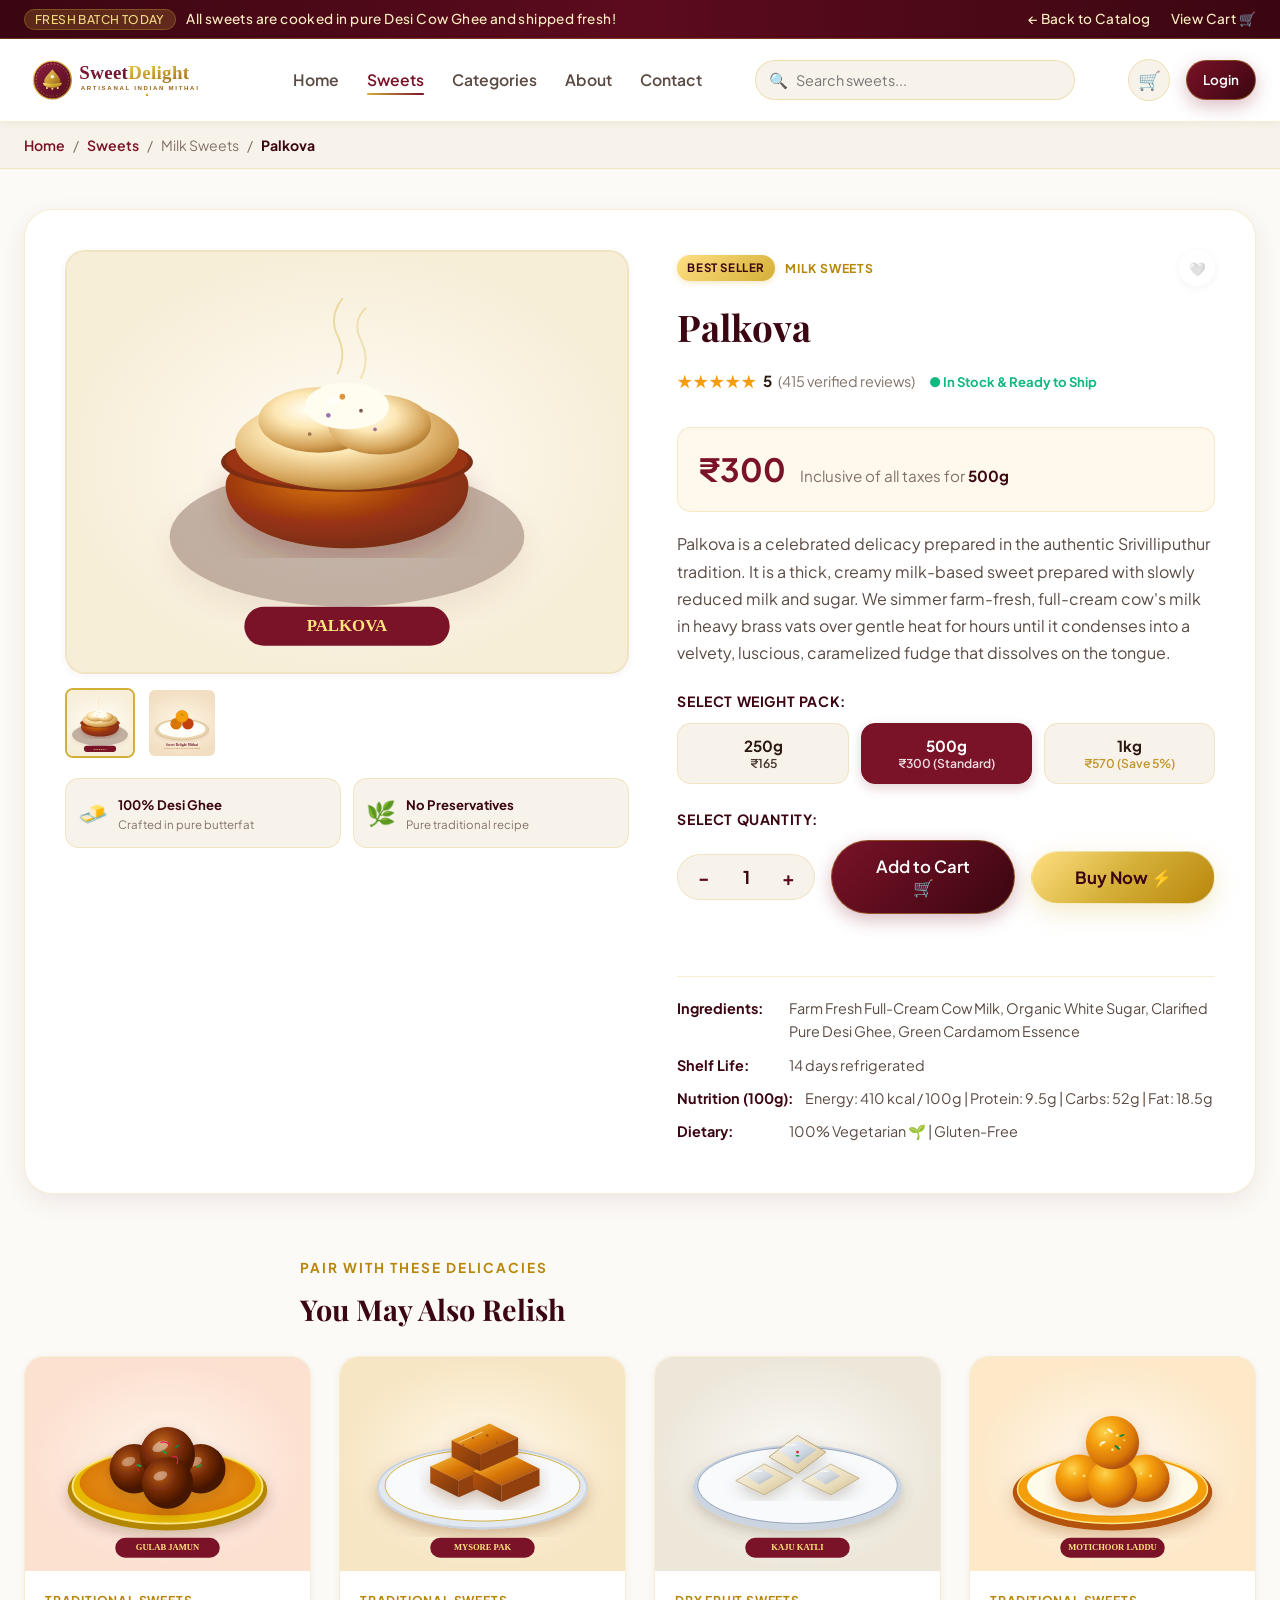
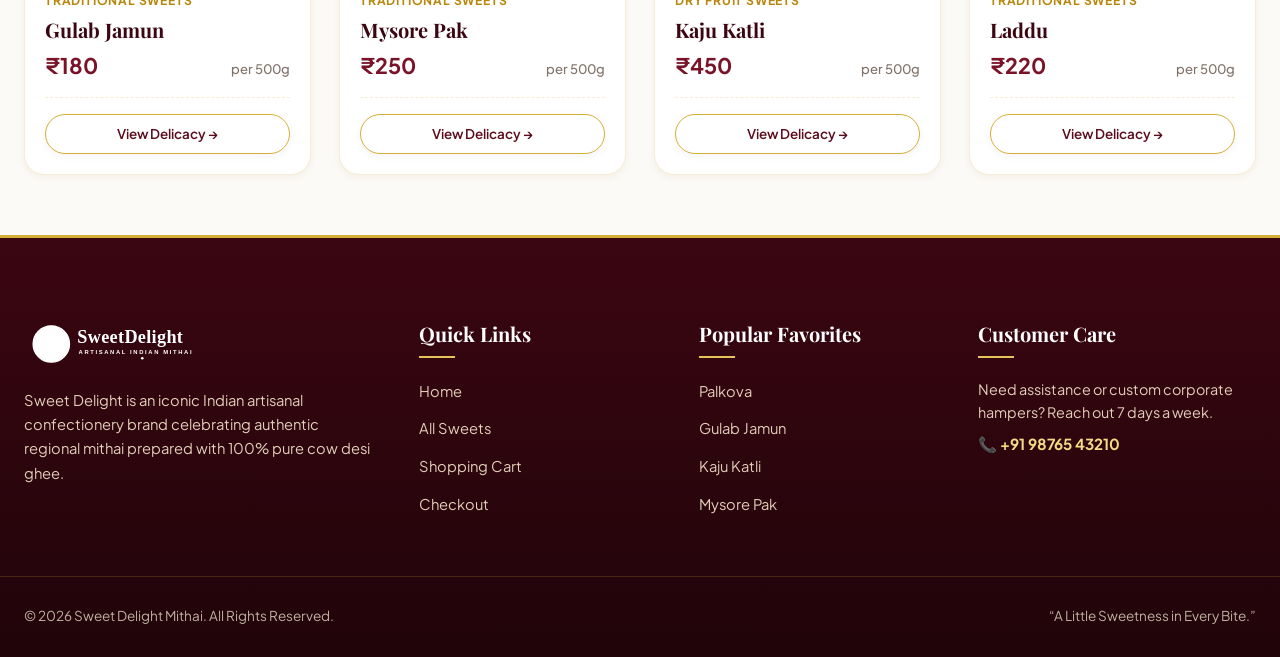
<file: product.html>
<!DOCTYPE html>
<html lang="en">
<head>
  <meta charset="UTF-8">
  <meta name="viewport" content="width=device-width, initial-scale=1.0">
  <title>Sweet Details | Sweet Delight</title>
  <link rel="icon" href="assets/images/logo.svg" type="image/svg+xml">
  <!-- Stylesheets -->
  <link rel="stylesheet" href="styles/main.css">
</head>
<body>

  <!-- Top Announcement Bar -->
  <div class="top-bar">
    <div class="container top-bar-content">
      <div>
        <span class="top-bar-badge">FRESH BATCH TODAY</span>
        <span>All sweets are cooked in pure Desi Cow Ghee and shipped fresh!</span>
      </div>
      <div class="top-bar-links">
        <a href="index.html#sweets">← Back to Catalog</a>
        <a href="cart.html">View Cart 🛒</a>
      </div>
    </div>
  </div>

  <!-- Sticky Navbar -->
  <header class="navbar">
    <div class="container nav-container">
      <a href="index.html" class="brand-logo">
        <img src="assets/images/logo.svg" alt="Sweet Delight" class="brand-logo-img">
      </a>

      <ul class="nav-menu" id="nav-menu">
        <li><a href="index.html" class="nav-link">Home</a></li>
        <li><a href="index.html#sweets" class="nav-link active">Sweets</a></li>
        <li><a href="index.html#categories" class="nav-link">Categories</a></li>
        <li><a href="index.html#about" class="nav-link">About</a></li>
        <li><a href="index.html#contact" class="nav-link">Contact</a></li>
      </ul>

      <div class="nav-search-wrap">
        <span class="nav-search-icon">🔍</span>
        <input 
          type="text" 
          class="nav-search-input search-input-field" 
          placeholder="Search sweets..." 
          data-dropdown="nav-search-dropdown"
          autocomplete="off"
        >
        <div id="nav-search-dropdown" class="search-dropdown"></div>
      </div>

      <div class="nav-actions">
        <a href="cart.html" class="nav-icon-btn" title="Shopping Cart">
          <span>🛒</span>
          <span class="badge-count cart-count-badge" style="display:none;">0</span>
        </a>
        <div class="nav-user-slot" style="position: relative;"></div>
        <button type="button" class="mobile-toggle-btn" id="mobile-menu-toggle" aria-label="Toggle menu">☰</button>
      </div>
    </div>
  </header>

  <!-- Breadcrumbs Bar -->
  <div style="background: var(--bg-secondary); border-bottom: 1px solid var(--border-color); padding: 12px 0; font-size: 0.88rem;">
    <div class="container" style="display: flex; gap: 8px; align-items: center; color: var(--text-muted);">
      <a href="index.html" style="color: var(--maroon-700); font-weight: 600;">Home</a>
      <span>/</span>
      <a href="index.html#sweets" style="color: var(--maroon-700); font-weight: 600;">Sweets</a>
      <span>/</span>
      <span id="breadcrumb-category">Milk Sweets</span>
      <span>/</span>
      <strong id="breadcrumb-sweet-name" style="color: var(--maroon-900);">Palkova</strong>
    </div>
  </div>

  <!-- MAIN PRODUCT DETAILS SECTION -->
  <main class="container" style="padding-top: 40px; padding-bottom: 60px;">
    <div class="product-detail-layout" id="product-detail-container">
      
      <!-- Left Column: Gallery / Images -->
      <div class="product-gallery">
        <div class="product-main-view">
          <img id="detail-main-img" src="assets/images/sweets/palkova.svg" alt="Sweet Details" onerror="this.src='assets/images/placeholder.svg'">
        </div>
        <div class="product-thumbnails">
          <div class="thumb-item active" id="thumb-primary">
            <img id="thumb-primary-img" src="assets/images/sweets/palkova.svg" alt="Primary View">
          </div>
          <div class="thumb-item" id="thumb-alt">
            <img src="assets/images/placeholder.svg" alt="Packaging View">
          </div>
        </div>
        
        <!-- Trust badge under image -->
        <div style="display: grid; grid-template-columns: 1fr 1fr; gap: 12px; margin-top: 20px;">
          <div style="background: var(--bg-secondary); border: 1px solid var(--border-color); border-radius: var(--radius-md); padding: 12px; display: flex; align-items: center; gap: 10px;">
            <span style="font-size: 1.5rem;">🧈</span>
            <div>
              <strong style="font-size: 0.82rem; color: var(--maroon-900);">100% Desi Ghee</strong>
              <div style="font-size: 0.72rem; color: var(--text-muted);">Crafted in pure butterfat</div>
            </div>
          </div>
          <div style="background: var(--bg-secondary); border: 1px solid var(--border-color); border-radius: var(--radius-md); padding: 12px; display: flex; align-items: center; gap: 10px;">
            <span style="font-size: 1.5rem;">🌿</span>
            <div>
              <strong style="font-size: 0.82rem; color: var(--maroon-900);">No Preservatives</strong>
              <div style="font-size: 0.72rem; color: var(--text-muted);">Pure traditional recipe</div>
            </div>
          </div>
        </div>
      </div>

      <!-- Right Column: Product Info & Purchase Controls -->
      <div class="product-info-col">
        <div class="detail-badge-row">
          <span class="badge badge-bestseller" id="detail-badge">Best Seller</span>
          <span class="product-category-tag" id="detail-category-tag" style="margin-bottom: 0;">Milk Sweets</span>
          <button type="button" class="wishlist-btn" id="detail-wishlist-btn" title="Add to Wishlist" style="position: static; margin-left: auto;">🤍</button>
        </div>

        <h1 class="detail-title" id="detail-name">Palkova</h1>
        
        <div class="product-rating" style="margin-bottom: 14px;">
          <span class="stars" style="font-size: 1.1rem;">★★★★★</span>
          <span id="detail-rating" style="font-weight: 700; font-size: 0.95rem;">5.0</span>
          <span class="reviews-count" id="detail-reviews" style="font-size: 0.9rem;">(415 verified ratings)</span>
          <span style="color: #10B981; font-weight: 700; font-size: 0.82rem; margin-left: 8px;">● In Stock & Ready to Ship</span>
        </div>

        <!-- Dynamic Price Display -->
        <div class="detail-price-box">
          <div class="detail-price" id="detail-calculated-price">₹300</div>
          <div style="color: var(--text-muted); font-size: 0.95rem;">
            Inclusive of all taxes for <strong id="detail-selected-weight-label" style="color: var(--maroon-900);">500g</strong>
          </div>
        </div>

        <!-- Short and Detailed Description -->
        <p class="detail-desc" id="detail-description">
          Rich, creamy and traditional milk-based sweet prepared with slowly reduced milk and sugar. A thick, creamy milk-based sweet prepared with farm fresh cow milk simmering for hours.
        </p>

        <!-- Weight Selection -->
        <div class="weight-selector-wrap">
          <span class="option-label">Select Weight Pack:</span>
          <div class="weight-pills">
            <button type="button" class="weight-pill-btn" data-weight="250g" onclick="selectWeight('250g')">
              <strong>250g</strong>
              <div style="font-size: 0.76rem; opacity: 0.85;" id="weight-pill-price-250">₹165</div>
            </button>
            <button type="button" class="weight-pill-btn active" data-weight="500g" onclick="selectWeight('500g')">
              <strong>500g</strong>
              <div style="font-size: 0.76rem; opacity: 0.85;" id="weight-pill-price-500">₹300 (Standard)</div>
            </button>
            <button type="button" class="weight-pill-btn" data-weight="1kg" onclick="selectWeight('1kg')">
              <strong>1kg</strong>
              <div style="font-size: 0.76rem; opacity: 0.85; color: var(--gold-600);" id="weight-pill-price-1000">₹570 (Save 5%)</div>
            </button>
          </div>
        </div>

        <!-- Quantity & Add to Cart / Buy Now -->
        <div style="margin-bottom: 24px;">
          <span class="option-label">Select Quantity:</span>
          <div class="detail-actions-row">
            <div class="qty-control" style="padding: 4px 8px;">
              <button type="button" class="qty-btn" onclick="stepDetailQty(-1)" style="width: 36px; height: 36px; font-size: 1.2rem;">-</button>
              <input type="text" class="qty-input" id="detail-qty-input" value="1" readonly style="width: 48px; font-size: 1.1rem;">
              <button type="button" class="qty-btn" onclick="stepDetailQty(1)" style="width: 36px; height: 36px; font-size: 1.2rem;">+</button>
            </div>

            <button type="button" class="btn btn-primary btn-lg" id="btn-add-to-cart" style="flex: 1;" onclick="handleDetailAddToCart()">
              <span>Add to Cart 🛒</span>
            </button>
            
            <button type="button" class="btn btn-gold btn-lg" id="btn-buy-now" style="flex: 1;" onclick="handleDetailBuyNow()">
              <span>Buy Now ⚡</span>
            </button>
          </div>
        </div>

        <!-- Ingredients & Details Metadata -->
        <div class="detail-meta-box">
          <div class="meta-item">
            <span class="meta-label">Ingredients:</span>
            <span class="meta-val" id="detail-ingredients">Farm Fresh Cow Milk, Cane Sugar, Desi Ghee, Cardamom</span>
          </div>
          <div class="meta-item">
            <span class="meta-label">Shelf Life:</span>
            <span class="meta-val" id="detail-shelflife">14 days refrigerated</span>
          </div>
          <div class="meta-item">
            <span class="meta-label">Nutrition (100g):</span>
            <span class="meta-val" id="detail-nutrition">Energy: 410 kcal | Protein: 9.5g | Carbs: 52g | Fat: 18.5g</span>
          </div>
          <div class="meta-item">
            <span class="meta-label">Dietary:</span>
            <span class="meta-val">100% Vegetarian 🌱 | Gluten-Free</span>
          </div>
        </div>

      </div>
    </div>

    <!-- RELATED SWEETS RECOMMENDATION SECTION -->
    <div style="margin-top: 60px;">
      <div class="section-header" style="text-align: left; margin-bottom: 24px;">
        <span class="section-tag">Pair With These Delicacies</span>
        <h2 class="section-title" style="font-size: 1.8rem;">You May Also Relish</h2>
      </div>
      <div class="products-grid" id="related-products-grid">
        <!-- Injected via JS -->
      </div>
    </div>
  </main>

  <!-- Footer -->
  <footer class="site-footer">
    <div class="container footer-grid">
      <div class="footer-brand">
        <a href="index.html">
          <img src="assets/images/logo.svg" alt="Sweet Delight" style="height: 52px; filter: brightness(0) invert(1);">
        </a>
        <p>
          Sweet Delight is an iconic Indian artisanal confectionery brand celebrating authentic regional mithai prepared with 100% pure cow desi ghee.
        </p>
      </div>
      <div>
        <h4 class="footer-title">Quick Links</h4>
        <ul class="footer-links">
          <li><a href="index.html">Home</a></li>
          <li><a href="index.html#sweets">All Sweets</a></li>
          <li><a href="cart.html">Shopping Cart</a></li>
          <li><a href="checkout.html">Checkout</a></li>
        </ul>
      </div>
      <div>
        <h4 class="footer-title">Popular Favorites</h4>
        <ul class="footer-links">
          <li><a href="product.html?id=palkova">Palkova</a></li>
          <li><a href="product.html?id=gulab-jamun">Gulab Jamun</a></li>
          <li><a href="product.html?id=kaju-katli">Kaju Katli</a></li>
          <li><a href="product.html?id=mysore-pak">Mysore Pak</a></li>
        </ul>
      </div>
      <div>
        <h4 class="footer-title">Customer Care</h4>
        <p style="font-size: 0.9rem; color: #E2CEB9;">
          Need assistance or custom corporate hampers? Reach out 7 days a week.
        </p>
        <p style="font-size: 0.95rem; font-weight: 700; color: var(--gold-300); margin-top: 8px;">
          📞 +91 98765 43210
        </p>
      </div>
    </div>
    <div class="container footer-bottom">
      <div>© 2026 Sweet Delight Mithai. All Rights Reserved.</div>
      <div>“A Little Sweetness in Every Bite.”</div>
    </div>
  </footer>

  <!-- Floating Mobile Cart -->
  <a href="cart.html" class="floating-mobile-cart" id="mobile-floating-cart">
    <div style="display: flex; align-items: center; gap: 10px;">
      <span style="font-size: 1.3rem;">🛒</span>
      <span class="mobile-cart-count" style="font-weight: 700;">0 Items</span>
    </div>
    <div style="display: flex; align-items: center; gap: 8px;">
      <span class="mobile-cart-total" style="font-weight: 800; font-size: 1.1rem; color: var(--gold-300);">₹0</span>
      <span style="font-size: 0.9rem;">View Cart →</span>
    </div>
  </a>

  <!-- Toast Container -->
  <div id="toast-container"></div>

  <!-- Scripts -->
  <script src="data/sweets.js"></script>
  <script src="scripts/app.js"></script>
  <script>
    let currentSweet = null;
    let selectedWeight = '500g';
    let currentQty = 1;

    // Parse URL parameter ?id=...
    function getSweetFromURL() {
      const params = new URLSearchParams(window.location.search);
      const sweetId = params.get('id') || 'palkova';
      return SWEETS_DATA.find(s => s.id === sweetId) || SWEETS_DATA[2]; // Default to Palkova
    }

    function renderProductDetails() {
      currentSweet = getSweetFromURL();
      if (!currentSweet) return;

      document.title = `${currentSweet.name} | Sweet Delight Mithai`;

      // Breadcrumbs
      document.getElementById('breadcrumb-category').textContent = currentSweet.categoryName;
      document.getElementById('breadcrumb-sweet-name').textContent = currentSweet.name;

      // Image
      const mainImg = document.getElementById('detail-main-img');
      mainImg.src = currentSweet.localImage || currentSweet.image;
      mainImg.alt = currentSweet.name;
      document.getElementById('thumb-primary-img').src = currentSweet.localImage || currentSweet.image;

      // Badges
      const badgeEl = document.getElementById('detail-badge');
      if (currentSweet.badge) {
        badgeEl.textContent = currentSweet.badge;
        badgeEl.style.display = 'inline-flex';
      } else {
        badgeEl.style.display = 'none';
      }
      document.getElementById('detail-category-tag').textContent = currentSweet.categoryName;

      // Titles & descriptions
      document.getElementById('detail-name').textContent = currentSweet.name;
      document.getElementById('detail-rating').textContent = currentSweet.rating;
      document.getElementById('detail-reviews').textContent = `(${currentSweet.reviewsCount} verified reviews)`;
      document.getElementById('detail-description').textContent = currentSweet.description;

      // Ingredients & Nutrition
      document.getElementById('detail-ingredients').textContent = currentSweet.ingredients.join(', ');
      document.getElementById('detail-shelflife').textContent = currentSweet.shelfLife;
      if (currentSweet.nutrition) {
        document.getElementById('detail-nutrition').textContent = 
          `Energy: ${currentSweet.nutrition.energy} | Protein: ${currentSweet.nutrition.protein} | Carbs: ${currentSweet.nutrition.carbs} | Fat: ${currentSweet.nutrition.fat}`;
      }

      // Wishlist toggle
      const wishBtn = document.getElementById('detail-wishlist-btn');
      const wishlist = getWishlist();
      wishBtn.setAttribute('data-id', currentSweet.id);
      wishBtn.innerHTML = wishlist.includes(currentSweet.id) ? '❤️' : '🤍';
      wishBtn.onclick = () => {
        toggleWishlist(currentSweet.id);
        const updated = getWishlist();
        wishBtn.innerHTML = updated.includes(currentSweet.id) ? '❤️' : '🤍';
      };

      // Weight pills price previews
      document.getElementById('weight-pill-price-250').textContent = `₹${calculatePriceByWeight(currentSweet.price, '250g')}`;
      document.getElementById('weight-pill-price-500').textContent = `₹${currentSweet.price} (Standard)`;
      document.getElementById('weight-pill-price-1000').textContent = `₹${calculatePriceByWeight(currentSweet.price, '1kg')} (Save 5%)`;

      updatePriceUI();
      renderRelatedSweets();
    }

    function selectWeight(weight) {
      selectedWeight = weight;
      document.querySelectorAll('.weight-pill-btn').forEach(btn => {
        if (btn.getAttribute('data-weight') === weight) {
          btn.classList.add('active');
        } else {
          btn.classList.remove('active');
        }
      });
      updatePriceUI();
    }

    function updatePriceUI() {
      if (!currentSweet) return;
      const unitPrice = calculatePriceByWeight(currentSweet.price, selectedWeight);
      const totalPrice = unitPrice * currentQty;
      document.getElementById('detail-calculated-price').textContent = `₹${totalPrice}`;
      document.getElementById('detail-selected-weight-label').textContent = `${selectedWeight}${currentQty > 1 ? ` (×${currentQty})` : ''}`;
    }

    function stepDetailQty(delta) {
      currentQty += delta;
      if (currentQty < 1) currentQty = 1;
      if (currentQty > 20) currentQty = 20;
      document.getElementById('detail-qty-input').value = currentQty;
      updatePriceUI();
    }

    function handleDetailAddToCart() {
      if (!currentSweet) return;
      addToCart(currentSweet.id, selectedWeight, currentQty);
    }

    function handleDetailBuyNow() {
      if (!currentSweet) return;
      addToCart(currentSweet.id, selectedWeight, currentQty);
      window.location.href = 'checkout.html';
    }

    // Render Related Sweets
    function renderRelatedSweets() {
      const container = document.getElementById('related-products-grid');
      if (!container || !currentSweet) return;

      const related = SWEETS_DATA.filter(s => s.id !== currentSweet.id).slice(0, 4);

      container.innerHTML = related.map(sweet => `
        <article class="product-card" data-id="${sweet.id}">
          <div class="product-image-wrap">
            <img src="${sweet.localImage || sweet.image}" alt="${sweet.name}" class="product-image" onerror="this.src='${sweet.localImage || 'assets/images/placeholder.svg'}'">
          </div>
          <div class="product-content">
            <span class="product-category-tag">${sweet.categoryName}</span>
            <h3 class="product-title">${sweet.name}</h3>
            <div class="product-price-row">
              <div class="product-price">₹${sweet.price}</div>
              <div class="product-unit">per ${sweet.unit}</div>
            </div>
            <a href="product.html?id=${sweet.id}" class="btn btn-secondary btn-block btn-sm">
              View Delicacy →
            </a>
          </div>
        </article>
      `).join('');
    }

    document.addEventListener('DOMContentLoaded', () => {
      renderProductDetails();
    });
  </script>
</body>
</html>
</file>
<file: styles/main.css>
/* ==========================================================================
   SWEET DELIGHT - MODERN LUXURY INDIAN MITHAI STYLESHEET
   Aesthetic: Deep Royal Maroon, Warm Gold Accents, Ivory Cream, Saffron Highlights
   ========================================================================== */

@import url('https://fonts.googleapis.com/css2?family=Playfair+Display:ital,wght@0,500;0,600;0,700;0,800;1,600&family=Plus+Jakarta+Sans:wght@300;400;500;600;700&display=swap');

:root {
  /* Color Palette */
  --bg-cream: #FCFAF6;
  --bg-surface: #FFFFFF;
  --bg-card: #FFFFFF;
  --bg-secondary: #F8F3EA;
  --bg-tertiary: #F2E7D5;
  --bg-accent-gold: #FFF9ED;

  /* Royal Maroon Scale */
  --maroon-900: #3B0611;
  --maroon-800: #5C0B1D;
  --maroon-700: #7A1228;
  --maroon-600: #931933;
  --maroon-500: #AF2340;
  --maroon-50: #FDF2F4;

  /* Imperial Gold Scale */
  --gold-700: #996515;
  --gold-600: #B8860B;
  --gold-500: #D4AF37;
  --gold-400: #E5C358;
  --gold-300: #F3DB85;
  --gold-200: #FCEEC2;
  --gold-100: #FFF9E6;

  /* Warm Saffron & Rose Scale */
  --saffron-600: #C2410C;
  --saffron-500: #EA580C;
  --saffron-400: #F97316;
  --saffron-light: #FFEDD5;
  --rose-accent: #E11D48;
  --rose-light: #FFE4E6;

  /* Neutrals & Text */
  --text-primary: #2A1810;
  --text-secondary: #5A4A42;
  --text-muted: #827269;
  --text-light: #FFFFFF;
  --border-color: rgba(212, 175, 55, 0.22);
  --border-subtle: rgba(122, 18, 40, 0.08);

  /* Elevation & Shadows */
  --shadow-sm: 0 2px 8px rgba(74, 8, 23, 0.05);
  --shadow-md: 0 8px 24px rgba(74, 8, 23, 0.08);
  --shadow-lg: 0 16px 36px rgba(74, 8, 23, 0.12);
  --shadow-gold: 0 8px 25px rgba(212, 175, 55, 0.25);
  --shadow-hover: 0 20px 40px rgba(122, 18, 40, 0.15);

  /* Typography */
  --font-serif: 'Playfair Display', Georgia, serif;
  --font-sans: 'Plus Jakarta Sans', -apple-system, BlinkMacSystemFont, 'Segoe UI', Roboto, sans-serif;

  /* Layout & Radii */
  --radius-sm: 8px;
  --radius-md: 14px;
  --radius-lg: 20px;
  --radius-xl: 28px;
  --radius-full: 9999px;

  --max-width: 1280px;
  --transition: all 0.28s cubic-bezier(0.4, 0, 0.2, 1);
  --transition-slow: all 0.45s cubic-bezier(0.4, 0, 0.2, 1);
}

/* ==========================================================================
   RESET & BASE STYLES
   ========================================================================== */
*, *::before, *::after {
  box-sizing: border-box;
  margin: 0;
  padding: 0;
}

html {
  scroll-behavior: smooth;
  font-size: 16px;
}

body {
  font-family: var(--font-sans);
  background-color: var(--bg-cream);
  color: var(--text-primary);
  line-height: 1.6;
  -webkit-font-smoothing: antialiased;
  -moz-osx-font-smoothing: grayscale;
  min-height: 100vh;
  display: flex;
  flex-direction: column;
  overflow-x: hidden;
}

img {
  max-width: 100%;
  height: auto;
  display: block;
}

a {
  color: inherit;
  text-decoration: none;
  transition: var(--transition);
}

button {
  font-family: inherit;
  cursor: pointer;
  border: none;
  outline: none;
  background: none;
  transition: var(--transition);
}

input, select, textarea {
  font-family: inherit;
  outline: none;
}

.container {
  width: 100%;
  max-width: var(--max-width);
  margin: 0 auto;
  padding: 0 24px;
}

/* Typography Helpers */
.font-serif {
  font-family: var(--font-serif);
}

.gold-gradient-text {
  background: linear-gradient(135deg, #FFE082 0%, #D4AF37 50%, #996515 100%);
  -webkit-background-clip: text;
  -webkit-text-fill-color: transparent;
}

.maroon-gradient-text {
  background: linear-gradient(135deg, var(--maroon-700) 0%, var(--maroon-900) 100%);
  -webkit-background-clip: text;
  -webkit-text-fill-color: transparent;
}

/* ==========================================================================
   TOP ANNOUNCEMENT BAR
   ========================================================================== */
.top-bar {
  background: linear-gradient(90deg, var(--maroon-900), var(--maroon-800), var(--maroon-900));
  color: var(--gold-200);
  padding: 8px 0;
  font-size: 0.85rem;
  font-weight: 500;
  letter-spacing: 0.4px;
  border-bottom: 1px solid rgba(212, 175, 55, 0.3);
}

.top-bar-content {
  display: flex;
  justify-content: space-between;
  align-items: center;
}

.top-bar-badge {
  background: rgba(212, 175, 55, 0.2);
  color: var(--gold-300);
  padding: 2px 10px;
  border-radius: var(--radius-full);
  font-size: 0.75rem;
  border: 1px solid rgba(212, 175, 55, 0.3);
  margin-right: 8px;
}

.top-bar-links {
  display: flex;
  gap: 20px;
  align-items: center;
}

.top-bar-links a:hover {
  color: #FFFFFF;
}

/* ==========================================================================
   STICKY NAVBAR
   ========================================================================== */
.navbar {
  position: sticky;
  top: 0;
  z-index: 1000;
  background: rgba(255, 255, 255, 0.95);
  backdrop-filter: blur(12px);
  -webkit-backdrop-filter: blur(12px);
  border-bottom: 1px solid var(--border-color);
  box-shadow: var(--shadow-sm);
  transition: var(--transition);
}

.navbar.scrolled {
  box-shadow: var(--shadow-md);
  background: rgba(255, 255, 255, 0.98);
}

.nav-container {
  display: flex;
  align-items: center;
  justify-content: space-between;
  height: 82px;
  gap: 24px;
}

/* Logo */
.brand-logo {
  display: flex;
  align-items: center;
  gap: 12px;
  text-decoration: none;
}

.brand-logo-img {
  height: 54px;
  width: auto;
  transition: transform 0.3s ease;
}

.brand-logo:hover .brand-logo-img {
  transform: scale(1.03);
}

/* Nav Menu */
.nav-menu {
  display: flex;
  align-items: center;
  gap: 28px;
  list-style: none;
}

.nav-link {
  font-size: 0.98rem;
  font-weight: 600;
  color: var(--text-secondary);
  position: relative;
  padding: 6px 0;
}

.nav-link:hover, .nav-link.active {
  color: var(--maroon-700);
}

.nav-link::after {
  content: '';
  position: absolute;
  bottom: 0;
  left: 0;
  width: 0;
  height: 2px;
  background: linear-gradient(90deg, var(--gold-500), var(--maroon-700));
  transition: width 0.3s ease;
  border-radius: 2px;
}

.nav-link:hover::after, .nav-link.active::after {
  width: 100%;
}

/* Search Bar in Navbar */
.nav-search-wrap {
  position: relative;
  flex: 1;
  max-width: 320px;
}

.nav-search-input {
  width: 100%;
  padding: 10px 16px 10px 40px;
  background: var(--bg-secondary);
  border: 1px solid rgba(212, 175, 55, 0.3);
  border-radius: var(--radius-full);
  font-size: 0.9rem;
  color: var(--text-primary);
  transition: var(--transition);
}

.nav-search-input:focus {
  background: #FFFFFF;
  border-color: var(--gold-500);
  box-shadow: 0 0 0 3px rgba(212, 175, 55, 0.2);
}

.nav-search-icon {
  position: absolute;
  left: 14px;
  top: 50%;
  transform: translateY(-50%);
  color: var(--text-muted);
  pointer-events: none;
  font-size: 0.95rem;
}

.search-dropdown {
  position: absolute;
  top: calc(100% + 8px);
  left: 0;
  right: 0;
  background: #FFFFFF;
  border-radius: var(--radius-md);
  box-shadow: var(--shadow-lg);
  border: 1px solid var(--border-color);
  max-height: 380px;
  overflow-y: auto;
  z-index: 100;
  display: none;
}

.search-dropdown.active {
  display: block;
}

.search-result-item {
  display: flex;
  align-items: center;
  gap: 12px;
  padding: 10px 14px;
  border-bottom: 1px solid var(--border-subtle);
  transition: var(--transition);
}

.search-result-item:hover {
  background: var(--bg-accent-gold);
}

.search-result-thumb {
  width: 44px;
  height: 44px;
  border-radius: var(--radius-sm);
  object-fit: cover;
  border: 1px solid var(--border-color);
}

/* Nav Actions (Icons & Buttons) */
.nav-actions {
  display: flex;
  align-items: center;
  gap: 16px;
}

.nav-icon-btn {
  position: relative;
  display: flex;
  align-items: center;
  justify-content: center;
  width: 42px;
  height: 42px;
  border-radius: 50%;
  background: var(--bg-secondary);
  color: var(--maroon-700);
  font-size: 1.15rem;
  border: 1px solid rgba(212, 175, 55, 0.3);
  transition: var(--transition);
}

.nav-icon-btn:hover {
  background: var(--maroon-700);
  color: #FFFFFF;
  transform: translateY(-2px);
  box-shadow: var(--shadow-sm);
}

.badge-count {
  position: absolute;
  top: -4px;
  right: -4px;
  background: linear-gradient(135deg, var(--rose-accent), var(--maroon-700));
  color: #FFFFFF;
  font-size: 0.72rem;
  font-weight: 700;
  min-width: 20px;
  height: 20px;
  border-radius: 10px;
  display: flex;
  align-items: center;
  justify-content: center;
  padding: 0 4px;
  border: 2px solid #FFFFFF;
}

/* User Account Badge */
.user-menu-btn {
  display: flex;
  align-items: center;
  gap: 8px;
  padding: 8px 14px;
  border-radius: var(--radius-full);
  background: var(--bg-secondary);
  border: 1px solid var(--border-color);
  font-weight: 600;
  font-size: 0.88rem;
  color: var(--maroon-800);
  transition: var(--transition);
}

.user-menu-btn:hover {
  background: var(--maroon-700);
  color: #FFFFFF;
  border-color: var(--maroon-700);
}

.user-avatar {
  width: 26px;
  height: 26px;
  border-radius: 50%;
  background: var(--gold-500);
  color: #FFFFFF;
  display: flex;
  align-items: center;
  justify-content: center;
  font-size: 0.8rem;
  font-weight: 700;
}

/* Mobile Menu Toggle */
.mobile-toggle-btn {
  display: none;
  font-size: 1.5rem;
  color: var(--maroon-800);
}

/* ==========================================================================
   BUTTONS & BADGES
   ========================================================================== */
.btn {
  display: inline-flex;
  align-items: center;
  justify-content: center;
  gap: 8px;
  font-weight: 600;
  border-radius: var(--radius-full);
  padding: 12px 26px;
  font-size: 0.95rem;
  transition: var(--transition);
  text-align: center;
}

.btn-primary {
  background: linear-gradient(135deg, var(--maroon-700) 0%, var(--maroon-900) 100%);
  color: #FFFFFF;
  box-shadow: 0 6px 18px rgba(122, 18, 40, 0.28);
  border: 1px solid rgba(212, 175, 55, 0.4);
}

.btn-primary:hover {
  background: linear-gradient(135deg, var(--maroon-600) 0%, var(--maroon-800) 100%);
  transform: translateY(-2px);
  box-shadow: 0 10px 24px rgba(122, 18, 40, 0.35);
  color: var(--gold-200);
}

.btn-secondary {
  background: #FFFFFF;
  color: var(--maroon-800);
  border: 1.5px solid var(--gold-500);
  box-shadow: var(--shadow-sm);
}

.btn-secondary:hover {
  background: var(--bg-accent-gold);
  border-color: var(--maroon-700);
  color: var(--maroon-700);
  transform: translateY(-2px);
}

.btn-gold {
  background: linear-gradient(135deg, #FFE082 0%, #D4AF37 50%, #B8860B 100%);
  color: var(--maroon-900);
  font-weight: 700;
  box-shadow: var(--shadow-gold);
  border: 1px solid rgba(255, 255, 255, 0.6);
}

.btn-gold:hover {
  background: linear-gradient(135deg, #FFF3C4 0%, #E5C358 50%, #996515 100%);
  transform: translateY(-2px);
  box-shadow: 0 10px 28px rgba(212, 175, 55, 0.4);
}

.btn-sm {
  padding: 8px 16px;
  font-size: 0.84rem;
}

.btn-lg {
  padding: 15px 34px;
  font-size: 1.05rem;
}

.btn-block {
  width: 100%;
}

/* Badges */
.badge {
  display: inline-flex;
  align-items: center;
  gap: 4px;
  padding: 4px 10px;
  border-radius: var(--radius-full);
  font-size: 0.72rem;
  font-weight: 700;
  text-transform: uppercase;
  letter-spacing: 0.6px;
}

.badge-bestseller {
  background: linear-gradient(135deg, #FFE082, #D4AF37);
  color: var(--maroon-900);
  box-shadow: 0 2px 6px rgba(212, 175, 55, 0.3);
}

.badge-new {
  background: linear-gradient(135deg, #10B981, #059669);
  color: #FFFFFF;
}

.badge-festive {
  background: linear-gradient(135deg, var(--rose-accent), var(--maroon-700));
  color: #FFFFFF;
}

.badge-royal {
  background: linear-gradient(135deg, #8B5CF6, #6D28D9);
  color: #FFFFFF;
}

/* ==========================================================================
   HERO SECTION
   ========================================================================== */
.hero-section {
  position: relative;
  background: linear-gradient(145deg, #2A040B 0%, #4D0917 50%, #200208 100%);
  color: #FFFFFF;
  padding: 80px 0 100px;
  overflow: hidden;
  border-bottom: 2px solid var(--gold-500);
}

/* Ornate Indian Mandala Background Elements */
.hero-pattern {
  position: absolute;
  top: 0;
  left: 0;
  right: 0;
  bottom: 0;
  background-image: radial-gradient(circle at 80% 20%, rgba(212, 175, 55, 0.15) 0%, transparent 45%),
                    radial-gradient(circle at 20% 80%, rgba(231, 111, 81, 0.12) 0%, transparent 40%);
  pointer-events: none;
}

.hero-grid {
  display: grid;
  grid-template-columns: 1.15fr 0.85fr;
  align-items: center;
  gap: 48px;
  position: relative;
  z-index: 2;
}

.hero-pill {
  display: inline-flex;
  align-items: center;
  gap: 8px;
  background: rgba(212, 175, 55, 0.15);
  border: 1px solid rgba(212, 175, 55, 0.4);
  padding: 6px 18px;
  border-radius: var(--radius-full);
  color: var(--gold-300);
  font-size: 0.85rem;
  font-weight: 600;
  letter-spacing: 1px;
  margin-bottom: 20px;
  text-transform: uppercase;
}

.hero-title {
  font-family: var(--font-serif);
  font-size: 4rem;
  line-height: 1.12;
  font-weight: 700;
  margin-bottom: 20px;
  letter-spacing: -0.5px;
}

.hero-title span {
  display: block;
}

.hero-subtitle {
  font-size: 1.22rem;
  color: #F7E7CE;
  margin-bottom: 36px;
  max-width: 540px;
  line-height: 1.65;
}

.hero-cta-group {
  display: flex;
  gap: 16px;
  flex-wrap: wrap;
  margin-bottom: 40px;
}

.hero-trust-badges {
  display: flex;
  gap: 28px;
  border-top: 1px solid rgba(212, 175, 55, 0.25);
  padding-top: 24px;
}

.trust-item {
  display: flex;
  align-items: center;
  gap: 10px;
  color: var(--gold-200);
  font-size: 0.86rem;
  font-weight: 500;
}

.trust-item-icon {
  font-size: 1.3rem;
  color: var(--gold-400);
}

/* Hero Visual Graphic */
.hero-image-card {
  position: relative;
  display: flex;
  justify-content: center;
  align-items: center;
}

.hero-main-img-wrap {
  position: relative;
  width: 100%;
  max-width: 480px;
  aspect-ratio: 1/1;
  border-radius: 50%;
  padding: 14px;
  background: linear-gradient(135deg, var(--gold-400), var(--maroon-700), var(--gold-500));
  box-shadow: 0 20px 60px rgba(0, 0, 0, 0.5), 0 0 40px rgba(212, 175, 55, 0.3);
  animation: heroFloat 6s ease-in-out infinite alternate;
}

@keyframes heroFloat {
  0% { transform: translateY(0px) rotate(0deg); }
  100% { transform: translateY(-12px) rotate(1.5deg); }
}

.hero-main-img {
  width: 100%;
  height: 100%;
  object-fit: cover;
  border-radius: 50%;
  border: 4px solid #FFFFFF;
}

.hero-floating-badge {
  position: absolute;
  background: rgba(255, 255, 255, 0.95);
  backdrop-filter: blur(8px);
  padding: 12px 18px;
  border-radius: var(--radius-md);
  box-shadow: var(--shadow-lg);
  display: flex;
  align-items: center;
  gap: 12px;
  color: var(--text-primary);
  border: 1px solid var(--border-color);
  z-index: 5;
}

.hero-floating-badge.badge-top {
  top: 15px;
  right: -10px;
}

.hero-floating-badge.badge-bottom {
  bottom: 25px;
  left: -15px;
}

.floating-badge-icon {
  font-size: 1.6rem;
}

.floating-badge-text h4 {
  font-size: 0.9rem;
  font-weight: 700;
  color: var(--maroon-800);
}

.floating-badge-text p {
  font-size: 0.74rem;
  color: var(--text-muted);
}

/* ==========================================================================
   CATEGORIES SECTION
   ========================================================================== */
.section {
  padding: 80px 0;
}

.section-header {
  text-align: center;
  max-width: 680px;
  margin: 0 auto 48px;
}

.section-tag {
  display: inline-block;
  color: var(--gold-600);
  font-size: 0.85rem;
  font-weight: 700;
  letter-spacing: 2px;
  text-transform: uppercase;
  margin-bottom: 8px;
}

.section-title {
  font-family: var(--font-serif);
  font-size: 2.5rem;
  color: var(--maroon-900);
  margin-bottom: 14px;
}

.section-desc {
  color: var(--text-secondary);
  font-size: 1.05rem;
}

/* Categories Grid */
.categories-grid {
  display: grid;
  grid-template-columns: repeat(auto-fill, minmax(180px, 1fr));
  gap: 20px;
}

.category-card {
  background: #FFFFFF;
  border: 1.5px solid rgba(212, 175, 55, 0.25);
  border-radius: var(--radius-lg);
  padding: 24px 16px;
  text-align: center;
  box-shadow: var(--shadow-sm);
  transition: var(--transition);
  cursor: pointer;
  display: flex;
  flex-direction: column;
  align-items: center;
}

.category-card:hover, .category-card.active {
  border-color: var(--gold-500);
  background: var(--bg-accent-gold);
  transform: translateY(-5px);
  box-shadow: var(--shadow-md);
}

.category-card.active {
  border-color: var(--maroon-700);
  box-shadow: 0 8px 24px rgba(122, 18, 40, 0.15);
}

.category-icon-wrap {
  width: 64px;
  height: 64px;
  border-radius: 50%;
  background: var(--bg-secondary);
  display: flex;
  align-items: center;
  justify-content: center;
  font-size: 1.9rem;
  margin-bottom: 14px;
  border: 1px solid var(--border-color);
  transition: var(--transition);
}

.category-card:hover .category-icon-wrap,
.category-card.active .category-icon-wrap {
  background: var(--maroon-700);
  transform: scale(1.1);
}

.category-name {
  font-family: var(--font-serif);
  font-size: 1.05rem;
  font-weight: 700;
  color: var(--maroon-900);
  margin-bottom: 4px;
}

.category-count {
  font-size: 0.78rem;
  color: var(--text-muted);
}

/* ==========================================================================
   PRODUCT GRID & CARDS (POPULAR SWEETS)
   ========================================================================== */
.products-filter-bar {
  display: flex;
  justify-content: space-between;
  align-items: center;
  flex-wrap: wrap;
  gap: 16px;
  margin-bottom: 32px;
  background: #FFFFFF;
  padding: 16px 24px;
  border-radius: var(--radius-md);
  border: 1px solid var(--border-color);
  box-shadow: var(--shadow-sm);
}

.filter-pills {
  display: flex;
  gap: 8px;
  flex-wrap: wrap;
}

.filter-pill {
  padding: 8px 18px;
  border-radius: var(--radius-full);
  font-size: 0.85rem;
  font-weight: 600;
  background: var(--bg-secondary);
  color: var(--text-secondary);
  border: 1px solid transparent;
  cursor: pointer;
  transition: var(--transition);
}

.filter-pill:hover {
  background: var(--bg-tertiary);
  color: var(--maroon-700);
}

.filter-pill.active {
  background: var(--maroon-700);
  color: #FFFFFF;
  border-color: var(--maroon-700);
}

.product-sort-select {
  padding: 8px 16px;
  border-radius: var(--radius-full);
  border: 1px solid var(--border-color);
  background: #FFFFFF;
  font-size: 0.88rem;
  color: var(--text-primary);
  cursor: pointer;
}

/* Sweet Product Cards Grid */
.products-grid {
  display: grid;
  grid-template-columns: repeat(auto-fill, minmax(285px, 1fr));
  gap: 28px;
}

.product-card {
  background: #FFFFFF;
  border-radius: var(--radius-lg);
  border: 1px solid var(--border-color);
  box-shadow: var(--shadow-sm);
  overflow: hidden;
  transition: var(--transition);
  display: flex;
  flex-direction: column;
  position: relative;
}

.product-card:hover {
  transform: translateY(-6px);
  box-shadow: var(--shadow-hover);
  border-color: var(--gold-400);
}

/* Product Card Image Wrap */
.product-image-wrap {
  position: relative;
  width: 100%;
  aspect-ratio: 4/3;
  overflow: hidden;
  background: var(--bg-secondary);
}

.product-image {
  width: 100%;
  height: 100%;
  object-fit: cover;
  transition: transform 0.5s cubic-bezier(0.4, 0, 0.2, 1);
}

.product-card:hover .product-image {
  transform: scale(1.08);
}

/* Badges & Wishlist overlay on image */
.product-badge-wrap {
  position: absolute;
  top: 12px;
  left: 12px;
  z-index: 2;
  display: flex;
  flex-direction: column;
  gap: 6px;
}

.wishlist-btn {
  position: absolute;
  top: 12px;
  right: 12px;
  z-index: 2;
  width: 36px;
  height: 36px;
  border-radius: 50%;
  background: rgba(255, 255, 255, 0.9);
  backdrop-filter: blur(4px);
  display: flex;
  align-items: center;
  justify-content: center;
  color: var(--text-muted);
  box-shadow: var(--shadow-sm);
  transition: var(--transition);
}

.wishlist-btn:hover {
  background: #FFFFFF;
  transform: scale(1.15);
  color: var(--rose-accent);
}

.wishlist-btn.active {
  color: var(--rose-accent);
  background: #FFFFFF;
}

/* Product Card Content */
.product-content {
  padding: 20px;
  display: flex;
  flex-direction: column;
  flex: 1;
}

.product-category-tag {
  font-size: 0.76rem;
  font-weight: 700;
  text-transform: uppercase;
  color: var(--gold-600);
  letter-spacing: 0.8px;
  margin-bottom: 6px;
}

.product-title {
  font-family: var(--font-serif);
  font-size: 1.25rem;
  font-weight: 700;
  color: var(--maroon-900);
  margin-bottom: 6px;
  line-height: 1.3;
}

.product-rating {
  display: flex;
  align-items: center;
  gap: 6px;
  margin-bottom: 10px;
  font-size: 0.82rem;
}

.stars {
  color: #F59E0B;
}

.reviews-count {
  color: var(--text-muted);
}

.product-desc {
  font-size: 0.88rem;
  color: var(--text-secondary);
  line-height: 1.5;
  margin-bottom: 16px;
  display: -webkit-box;
  -webkit-line-clamp: 2;
  -webkit-box-orient: vertical;
  overflow: hidden;
}

.product-price-row {
  display: flex;
  align-items: baseline;
  justify-content: space-between;
  margin-bottom: 16px;
  padding-bottom: 14px;
  border-bottom: 1px dashed var(--border-color);
}

.product-price {
  font-size: 1.35rem;
  font-weight: 700;
  color: var(--maroon-700);
}

.product-unit {
  font-size: 0.82rem;
  font-weight: 500;
  color: var(--text-muted);
}

/* Card Quantity & Actions */
.product-card-actions {
  display: flex;
  flex-direction: column;
  gap: 10px;
  margin-top: auto;
}

.qty-control {
  display: inline-flex;
  align-items: center;
  background: var(--bg-secondary);
  border: 1px solid var(--border-color);
  border-radius: var(--radius-full);
  padding: 2px 4px;
}

.qty-btn {
  width: 30px;
  height: 30px;
  border-radius: 50%;
  display: flex;
  align-items: center;
  justify-content: center;
  font-weight: 700;
  color: var(--maroon-800);
  font-size: 1rem;
}

.qty-btn:hover {
  background: #FFFFFF;
}

.qty-input {
  width: 38px;
  text-align: center;
  border: none;
  background: transparent;
  font-weight: 700;
  font-size: 0.9rem;
  color: var(--maroon-900);
}

.btn-card-group {
  display: grid;
  grid-template-columns: 1fr 1fr;
  gap: 8px;
}

/* ==========================================================================
   SWEET DETAILS PAGE / MODAL
   ========================================================================== */
.product-detail-layout {
  display: grid;
  grid-template-columns: 1.05fr 1fr;
  gap: 48px;
  background: #FFFFFF;
  border-radius: var(--radius-xl);
  padding: 40px;
  border: 1px solid var(--border-color);
  box-shadow: var(--shadow-md);
  margin-bottom: 60px;
}

.product-gallery {
  position: relative;
}

.product-main-view {
  width: 100%;
  aspect-ratio: 4/3;
  border-radius: var(--radius-lg);
  overflow: hidden;
  border: 2px solid var(--border-color);
  box-shadow: var(--shadow-sm);
  background: var(--bg-secondary);
}

.product-main-view img {
  width: 100%;
  height: 100%;
  object-fit: cover;
  transition: transform 0.4s ease;
}

.product-main-view:hover img {
  transform: scale(1.05);
}

.product-thumbnails {
  display: flex;
  gap: 12px;
  margin-top: 14px;
}

.thumb-item {
  width: 70px;
  height: 70px;
  border-radius: var(--radius-sm);
  border: 2px solid transparent;
  cursor: pointer;
  overflow: hidden;
  transition: var(--transition);
}

.thumb-item.active {
  border-color: var(--gold-500);
}

.thumb-item img {
  width: 100%;
  height: 100%;
  object-fit: cover;
}

.product-info-col {
  display: flex;
  flex-direction: column;
}

.detail-badge-row {
  display: flex;
  align-items: center;
  gap: 10px;
  margin-bottom: 12px;
}

.detail-title {
  font-family: var(--font-serif);
  font-size: 2.3rem;
  font-weight: 700;
  color: var(--maroon-900);
  margin-bottom: 10px;
}

.detail-price-box {
  background: var(--bg-accent-gold);
  border: 1px solid var(--border-color);
  border-radius: var(--radius-md);
  padding: 16px 20px;
  margin: 18px 0;
  display: flex;
  align-items: baseline;
  gap: 14px;
}

.detail-price {
  font-size: 2rem;
  font-weight: 700;
  color: var(--maroon-700);
}

.detail-desc {
  font-size: 1rem;
  color: var(--text-secondary);
  line-height: 1.7;
  margin-bottom: 24px;
}

/* Weight Selection Pills */
.weight-selector-wrap {
  margin-bottom: 24px;
}

.option-label {
  font-size: 0.88rem;
  font-weight: 700;
  color: var(--maroon-900);
  text-transform: uppercase;
  letter-spacing: 0.6px;
  margin-bottom: 10px;
  display: block;
}

.weight-pills {
  display: flex;
  gap: 12px;
}

.weight-pill-btn {
  flex: 1;
  padding: 12px 14px;
  border-radius: var(--radius-md);
  border: 1.5px solid var(--border-color);
  background: var(--bg-secondary);
  color: var(--text-primary);
  font-weight: 600;
  font-size: 0.95rem;
  text-align: center;
  transition: var(--transition);
}

.weight-pill-btn:hover {
  border-color: var(--gold-500);
  background: #FFFFFF;
}

.weight-pill-btn.active {
  background: var(--maroon-700);
  color: #FFFFFF;
  border-color: var(--maroon-700);
  box-shadow: 0 4px 12px rgba(122, 18, 40, 0.2);
}

.detail-actions-row {
  display: flex;
  align-items: center;
  gap: 16px;
  margin-bottom: 28px;
}

/* Ingredients & Details Card */
.detail-meta-box {
  border-top: 1px solid var(--border-color);
  padding-top: 20px;
  margin-top: 10px;
}

.meta-item {
  display: flex;
  gap: 12px;
  margin-bottom: 10px;
  font-size: 0.9rem;
}

.meta-label {
  font-weight: 700;
  color: var(--maroon-900);
  min-width: 100px;
}

.meta-val {
  color: var(--text-secondary);
}

/* ==========================================================================
   CART PAGE
   ========================================================================== */
.cart-layout {
  display: grid;
  grid-template-columns: 1fr 380px;
  gap: 36px;
  align-items: flex-start;
}

.cart-items-card {
  background: #FFFFFF;
  border-radius: var(--radius-xl);
  border: 1px solid var(--border-color);
  box-shadow: var(--shadow-sm);
  padding: 30px;
}

.cart-table-header {
  display: grid;
  grid-template-columns: 3fr 1.2fr 1.5fr 1.2fr 40px;
  padding-bottom: 16px;
  border-bottom: 2px solid var(--border-color);
  font-size: 0.85rem;
  font-weight: 700;
  text-transform: uppercase;
  color: var(--maroon-900);
  letter-spacing: 0.6px;
}

.cart-item-row {
  display: grid;
  grid-template-columns: 3fr 1.2fr 1.5fr 1.2fr 40px;
  align-items: center;
  padding: 20px 0;
  border-bottom: 1px solid var(--border-subtle);
  transition: var(--transition);
}

.cart-item-row:last-child {
  border-bottom: none;
}

.cart-item-product {
  display: flex;
  align-items: center;
  gap: 16px;
}

.cart-item-thumb {
  width: 68px;
  height: 68px;
  border-radius: var(--radius-md);
  object-fit: cover;
  border: 1px solid var(--border-color);
  background: var(--bg-secondary);
}

.cart-item-name {
  font-family: var(--font-serif);
  font-size: 1.05rem;
  font-weight: 700;
  color: var(--maroon-900);
}

.cart-item-weight {
  font-size: 0.8rem;
  color: var(--gold-600);
  font-weight: 600;
}

.cart-item-price {
  font-weight: 600;
  color: var(--text-primary);
}

.cart-item-subtotal {
  font-weight: 700;
  color: var(--maroon-700);
  font-size: 1.05rem;
}

.btn-remove-item {
  color: #EF4444;
  font-size: 1.15rem;
  transition: var(--transition);
}

.btn-remove-item:hover {
  transform: scale(1.2);
}

/* Cart Summary Card */
.order-summary-card {
  background: #FFFFFF;
  border-radius: var(--radius-xl);
  border: 1px solid var(--border-color);
  box-shadow: var(--shadow-md);
  padding: 30px;
  position: sticky;
  top: 104px;
}

.summary-title {
  font-family: var(--font-serif);
  font-size: 1.4rem;
  color: var(--maroon-900);
  margin-bottom: 20px;
  padding-bottom: 12px;
  border-bottom: 1px solid var(--border-color);
}

.summary-row {
  display: flex;
  justify-content: space-between;
  margin-bottom: 14px;
  font-size: 0.95rem;
  color: var(--text-secondary);
}

.summary-row.total-row {
  border-top: 2px dashed var(--border-color);
  padding-top: 16px;
  margin-top: 18px;
  font-size: 1.3rem;
  font-weight: 800;
  color: var(--maroon-900);
}

.coupon-box {
  display: flex;
  gap: 8px;
  margin: 20px 0;
}

.coupon-input {
  flex: 1;
  padding: 10px 14px;
  border-radius: var(--radius-md);
  border: 1px solid var(--border-color);
  font-size: 0.88rem;
  text-transform: uppercase;
}

/* Empty State */
.empty-state {
  text-align: center;
  padding: 70px 20px;
  background: #FFFFFF;
  border-radius: var(--radius-xl);
  border: 1px dashed var(--border-color);
}

.empty-icon {
  font-size: 4rem;
  margin-bottom: 16px;
}

.empty-title {
  font-family: var(--font-serif);
  font-size: 1.8rem;
  color: var(--maroon-900);
  margin-bottom: 8px;
}

.empty-desc {
  color: var(--text-muted);
  margin-bottom: 24px;
}

/* ==========================================================================
   CHECKOUT PAGE
   ========================================================================== */
.checkout-layout {
  display: grid;
  grid-template-columns: 1.2fr 0.8fr;
  gap: 36px;
  align-items: flex-start;
}

.checkout-card {
  background: #FFFFFF;
  border-radius: var(--radius-xl);
  border: 1px solid var(--border-color);
  box-shadow: var(--shadow-sm);
  padding: 34px;
  margin-bottom: 28px;
}

.checkout-card-header {
  display: flex;
  align-items: center;
  gap: 12px;
  margin-bottom: 24px;
  padding-bottom: 14px;
  border-bottom: 1px solid var(--border-color);
}

.step-num {
  width: 32px;
  height: 32px;
  border-radius: 50%;
  background: var(--maroon-700);
  color: #FFFFFF;
  display: flex;
  align-items: center;
  justify-content: center;
  font-weight: 700;
  font-size: 0.95rem;
}

.step-title {
  font-family: var(--font-serif);
  font-size: 1.35rem;
  color: var(--maroon-900);
}

/* Form Styles */
.form-grid {
  display: grid;
  grid-template-columns: 1fr 1fr;
  gap: 18px;
}

.form-group {
  display: flex;
  flex-direction: column;
  gap: 6px;
}

.form-group.col-full {
  grid-column: 1 / -1;
}

.form-label {
  font-size: 0.85rem;
  font-weight: 600;
  color: var(--text-primary);
}

.form-input, .form-textarea, .form-select {
  width: 100%;
  padding: 12px 16px;
  border-radius: var(--radius-md);
  border: 1.5px solid rgba(212, 175, 55, 0.3);
  background: var(--bg-secondary);
  font-size: 0.92rem;
  color: var(--text-primary);
  transition: var(--transition);
}

.form-input:focus, .form-textarea:focus, .form-select:focus {
  background: #FFFFFF;
  border-color: var(--maroon-700);
  box-shadow: 0 0 0 3px rgba(122, 18, 40, 0.1);
}

.form-error-msg {
  font-size: 0.78rem;
  color: #DC2626;
  display: none;
}

.form-group.has-error .form-input {
  border-color: #DC2626;
  background: #FEF2F2;
}

.form-group.has-error .form-error-msg {
  display: block;
}

/* Payment Selection Radio Cards */
.payment-methods {
  display: flex;
  flex-direction: column;
  gap: 14px;
}

.payment-method-card {
  border: 1.5px solid var(--border-color);
  border-radius: var(--radius-md);
  padding: 16px;
  cursor: pointer;
  transition: var(--transition);
  display: flex;
  align-items: center;
  justify-content: space-between;
}

.payment-method-card:hover {
  border-color: var(--gold-500);
  background: var(--bg-accent-gold);
}

.payment-method-card.selected {
  border-color: var(--maroon-700);
  background: var(--bg-accent-gold);
  box-shadow: 0 4px 14px rgba(122, 18, 40, 0.08);
}

.pm-left {
  display: flex;
  align-items: center;
  gap: 14px;
}

.pm-title {
  font-weight: 700;
  color: var(--maroon-900);
  font-size: 0.98rem;
}

.pm-desc {
  font-size: 0.8rem;
  color: var(--text-muted);
}

/* Payment details expandable fields */
.payment-fields-pane {
  display: none;
  margin-top: 16px;
  padding: 16px;
  background: #FFFFFF;
  border-radius: var(--radius-md);
  border: 1px dashed var(--border-color);
}

.payment-fields-pane.active {
  display: block;
}

/* QR Code Mock Box for UPI */
.upi-qr-box {
  display: flex;
  flex-direction: column;
  align-items: center;
  gap: 12px;
  padding: 16px;
  background: var(--bg-secondary);
  border-radius: var(--radius-md);
  text-align: center;
}

.upi-qr-box img {
  width: 140px;
  height: 140px;
  background: #FFF;
  padding: 8px;
  border-radius: var(--radius-sm);
  border: 1px solid var(--border-color);
}

/* ==========================================================================
   ORDER CONFIRMATION SCREEN
   ========================================================================== */
.order-success-card {
  max-width: 680px;
  margin: 40px auto;
  background: #FFFFFF;
  border-radius: var(--radius-xl);
  border: 2px solid var(--gold-400);
  box-shadow: var(--shadow-lg);
  padding: 48px;
  text-align: center;
  position: relative;
  overflow: hidden;
}

.order-success-card::before {
  content: '';
  position: absolute;
  top: 0;
  left: 0;
  right: 0;
  height: 8px;
  background: linear-gradient(90deg, var(--gold-400), var(--maroon-700), var(--gold-500));
}

.success-icon-wrap {
  width: 88px;
  height: 88px;
  border-radius: 50%;
  background: linear-gradient(135deg, #10B981, #059669);
  color: #FFFFFF;
  display: flex;
  align-items: center;
  justify-content: center;
  font-size: 2.8rem;
  margin: 0 auto 24px;
  box-shadow: 0 10px 24px rgba(16, 185, 129, 0.35);
  animation: popIn 0.5s cubic-bezier(0.175, 0.885, 0.32, 1.275);
}

@keyframes popIn {
  0% { transform: scale(0.5); opacity: 0; }
  100% { transform: scale(1); opacity: 1; }
}

.success-title {
  font-family: var(--font-serif);
  font-size: 2.4rem;
  color: var(--maroon-900);
  margin-bottom: 10px;
}

.order-id-badge {
  display: inline-block;
  background: var(--bg-accent-gold);
  border: 1px solid var(--gold-500);
  color: var(--maroon-800);
  font-weight: 700;
  font-size: 1.1rem;
  padding: 6px 20px;
  border-radius: var(--radius-full);
  margin-bottom: 24px;
  letter-spacing: 1px;
}

.success-message {
  font-size: 1.05rem;
  color: var(--text-secondary);
  margin-bottom: 30px;
  line-height: 1.6;
}

.order-receipt-summary {
  background: var(--bg-secondary);
  border-radius: var(--radius-lg);
  padding: 24px;
  text-align: left;
  margin-bottom: 32px;
  border: 1px solid var(--border-color);
}

/* ==========================================================================
   LOGIN / SIGN UP AUTH PAGE
   ========================================================================== */
.auth-page-wrap {
  min-height: calc(100vh - 82px);
  display: flex;
  align-items: center;
  justify-content: center;
  padding: 60px 20px;
  background: linear-gradient(135deg, #FFF9ED 0%, #FAF1E4 50%, #F5E5D3 100%);
  position: relative;
}

.auth-card {
  width: 100%;
  max-width: 480px;
  background: #FFFFFF;
  border-radius: var(--radius-xl);
  border: 1.5px solid var(--border-color);
  box-shadow: var(--shadow-lg);
  padding: 44px 38px;
  position: relative;
  z-index: 2;
}

.auth-header {
  text-align: center;
  margin-bottom: 32px;
}

.auth-brand-logo {
  height: 60px;
  margin: 0 auto 14px;
}

.auth-tagline {
  font-family: var(--font-serif);
  font-size: 1.15rem;
  color: var(--maroon-800);
  font-weight: 600;
  margin-bottom: 6px;
}

.auth-subtitle {
  font-size: 0.88rem;
  color: var(--text-muted);
}

/* Auth Tab Switcher */
.auth-tabs {
  display: flex;
  background: var(--bg-secondary);
  border-radius: var(--radius-full);
  padding: 4px;
  margin-bottom: 28px;
  border: 1px solid var(--border-color);
}

.auth-tab-btn {
  flex: 1;
  padding: 10px;
  font-size: 0.92rem;
  font-weight: 600;
  border-radius: var(--radius-full);
  color: var(--text-secondary);
  transition: var(--transition);
}

.auth-tab-btn.active {
  background: var(--maroon-700);
  color: #FFFFFF;
  box-shadow: 0 4px 12px rgba(122, 18, 40, 0.2);
}

.password-wrap {
  position: relative;
}

.toggle-password-btn {
  position: absolute;
  right: 14px;
  top: 50%;
  transform: translateY(-50%);
  color: var(--text-muted);
  font-size: 1.1rem;
}

.auth-footer-links {
  text-align: center;
  margin-top: 24px;
  font-size: 0.88rem;
  color: var(--text-secondary);
}

.auth-footer-links a {
  color: var(--maroon-700);
  font-weight: 700;
}

.auth-footer-links a:hover {
  text-decoration: underline;
}

.guest-login-divider {
  display: flex;
  align-items: center;
  gap: 14px;
  margin: 22px 0;
  color: var(--text-muted);
  font-size: 0.82rem;
  text-transform: uppercase;
}

.guest-login-divider::before, .guest-login-divider::after {
  content: '';
  flex: 1;
  height: 1px;
  background: var(--border-color);
}

/* ==========================================================================
   ABOUT & FEATURES SECTION
   ========================================================================== */
.features-section {
  background: var(--bg-secondary);
  border-top: 1px solid var(--border-color);
  border-bottom: 1px solid var(--border-color);
}

.features-grid {
  display: grid;
  grid-template-columns: repeat(auto-fit, minmax(240px, 1fr));
  gap: 28px;
}

.feature-box {
  background: #FFFFFF;
  padding: 32px 24px;
  border-radius: var(--radius-lg);
  border: 1px solid var(--border-color);
  box-shadow: var(--shadow-sm);
  text-align: center;
  transition: var(--transition);
}

.feature-box:hover {
  transform: translateY(-4px);
  box-shadow: var(--shadow-md);
  border-color: var(--gold-500);
}

.feature-icon {
  width: 64px;
  height: 64px;
  border-radius: 50%;
  background: var(--bg-accent-gold);
  color: var(--gold-600);
  font-size: 1.8rem;
  display: flex;
  align-items: center;
  justify-content: center;
  margin: 0 auto 18px;
  border: 1px solid var(--border-color);
}

.feature-title {
  font-family: var(--font-serif);
  font-size: 1.25rem;
  color: var(--maroon-900);
  margin-bottom: 8px;
}

.feature-desc {
  font-size: 0.88rem;
  color: var(--text-muted);
  line-height: 1.55;
}

/* Story Section */
.story-grid {
  display: grid;
  grid-template-columns: 1fr 1fr;
  gap: 56px;
  align-items: center;
}

.story-img-frame {
  position: relative;
  border-radius: var(--radius-xl);
  overflow: hidden;
  box-shadow: var(--shadow-lg);
  border: 3px solid var(--gold-500);
}

.story-img-frame img {
  width: 100%;
  height: 100%;
  object-fit: cover;
}

.story-badge {
  position: absolute;
  bottom: 24px;
  right: 24px;
  background: var(--maroon-800);
  color: var(--gold-200);
  padding: 16px 24px;
  border-radius: var(--radius-md);
  border: 1px solid var(--gold-500);
  box-shadow: var(--shadow-md);
  text-align: center;
}

.story-badge h3 {
  font-family: var(--font-serif);
  font-size: 1.8rem;
  line-height: 1;
}

/* ==========================================================================
   FOOTER
   ========================================================================== */
.site-footer {
  background: linear-gradient(180deg, var(--maroon-900) 0%, #20040A 100%);
  color: #F7E7CE;
  padding: 80px 0 30px;
  margin-top: auto;
  border-top: 3px solid var(--gold-500);
}

.footer-grid {
  display: grid;
  grid-template-columns: 1.5fr 1fr 1fr 1.2fr;
  gap: 48px;
  margin-bottom: 60px;
}

.footer-brand p {
  font-size: 0.92rem;
  color: #E2CEB9;
  margin: 18px 0 24px;
  line-height: 1.65;
}

.footer-title {
  font-family: var(--font-serif);
  font-size: 1.25rem;
  color: #FFFFFF;
  margin-bottom: 20px;
  position: relative;
  padding-bottom: 8px;
}

.footer-title::after {
  content: '';
  position: absolute;
  bottom: 0;
  left: 0;
  width: 36px;
  height: 2px;
  background: var(--gold-400);
}

.footer-links {
  list-style: none;
  display: flex;
  flex-direction: column;
  gap: 12px;
}

.footer-links a {
  color: #E2CEB9;
  font-size: 0.92rem;
  transition: var(--transition);
}

.footer-links a:hover {
  color: var(--gold-300);
  padding-left: 6px;
}

.social-links {
  display: flex;
  gap: 12px;
}

.social-btn {
  width: 40px;
  height: 40px;
  border-radius: 50%;
  background: rgba(255, 255, 255, 0.08);
  border: 1px solid rgba(212, 175, 55, 0.3);
  display: flex;
  align-items: center;
  justify-content: center;
  color: var(--gold-300);
  font-size: 1.1rem;
  transition: var(--transition);
}

.social-btn:hover {
  background: var(--gold-500);
  color: var(--maroon-900);
  transform: translateY(-3px);
}

.footer-bottom {
  border-top: 1px solid rgba(212, 175, 55, 0.2);
  padding-top: 28px;
  display: flex;
  justify-content: space-between;
  align-items: center;
  font-size: 0.85rem;
  color: #C0B0A0;
}

/* ==========================================================================
   TOAST NOTIFICATIONS
   ========================================================================== */
#toast-container {
  position: fixed;
  top: 96px;
  right: 24px;
  z-index: 99999;
  display: flex;
  flex-direction: column;
  gap: 12px;
  pointer-events: none;
}

.toast {
  pointer-events: auto;
  background: #FFFFFF;
  border-left: 4px solid var(--gold-500);
  border-radius: var(--radius-md);
  box-shadow: var(--shadow-lg);
  padding: 14px 20px;
  display: flex;
  align-items: center;
  gap: 14px;
  min-width: 300px;
  max-width: 420px;
  animation: slideInRight 0.35s cubic-bezier(0.175, 0.885, 0.32, 1.275);
  border-top: 1px solid var(--border-color);
  border-right: 1px solid var(--border-color);
  border-bottom: 1px solid var(--border-color);
}

.toast.toast-success {
  border-left-color: #10B981;
}

.toast.toast-error {
  border-left-color: #EF4444;
}

.toast.toast-maroon {
  border-left-color: var(--maroon-700);
}

.toast-icon {
  font-size: 1.4rem;
}

.toast-body {
  flex: 1;
}

.toast-title {
  font-size: 0.92rem;
  font-weight: 700;
  color: var(--maroon-900);
  margin-bottom: 2px;
}

.toast-msg {
  font-size: 0.82rem;
  color: var(--text-secondary);
}

@keyframes slideInRight {
  0% { transform: translateX(100%); opacity: 0; }
  100% { transform: translateX(0); opacity: 1; }
}

@keyframes fadeOutRight {
  0% { transform: translateX(0); opacity: 1; }
  100% { transform: translateX(100%); opacity: 0; }
}

/* ==========================================================================
   FLOATING BUTTONS (MOBILE CART & BACK TO TOP)
   ========================================================================== */
.back-to-top-btn {
  position: fixed;
  bottom: 28px;
  right: 28px;
  width: 48px;
  height: 48px;
  border-radius: 50%;
  background: var(--maroon-800);
  color: var(--gold-300);
  border: 1px solid var(--gold-500);
  box-shadow: var(--shadow-md);
  display: flex;
  align-items: center;
  justify-content: center;
  font-size: 1.2rem;
  z-index: 900;
  opacity: 0;
  visibility: hidden;
  transition: var(--transition);
}

.back-to-top-btn.visible {
  opacity: 1;
  visibility: visible;
}

.back-to-top-btn:hover {
  background: var(--maroon-700);
  transform: translateY(-4px);
  color: #FFFFFF;
}

/* Floating Mobile Cart Pill */
.floating-mobile-cart {
  display: none;
  position: fixed;
  bottom: 24px;
  left: 20px;
  right: 20px;
  background: linear-gradient(135deg, var(--maroon-800), var(--maroon-900));
  color: #FFFFFF;
  padding: 14px 22px;
  border-radius: var(--radius-full);
  box-shadow: var(--shadow-lg);
  border: 1.5px solid var(--gold-500);
  z-index: 950;
  align-items: center;
  justify-content: space-between;
}

/* ==========================================================================
   RESPONSIVE DESIGN (MEDIA QUERIES)
   ========================================================================== */
@media (max-width: 1024px) {
  .hero-grid {
    grid-template-columns: 1fr;
    text-align: center;
    gap: 40px;
  }

  .hero-title {
    font-size: 3.2rem;
  }

  .hero-subtitle {
    margin-left: auto;
    margin-right: auto;
  }

  .hero-cta-group {
    justify-content: center;
  }

  .hero-trust-badges {
    justify-content: center;
  }

  .hero-image-card {
    order: -1;
  }

  .hero-main-img-wrap {
    max-width: 340px;
  }

  .product-detail-layout {
    grid-template-columns: 1fr;
    gap: 32px;
    padding: 28px;
  }

  .cart-layout {
    grid-template-columns: 1fr;
  }

  .checkout-layout {
    grid-template-columns: 1fr;
  }

  .footer-grid {
    grid-template-columns: 1fr 1fr;
    gap: 36px;
  }
}

@media (max-width: 768px) {
  .top-bar {
    display: none;
  }

  .nav-container {
    height: 70px;
  }

  .nav-search-wrap {
    display: none;
  }

  .nav-menu {
    position: fixed;
    top: 70px;
    left: 0;
    right: 0;
    background: #FFFFFF;
    flex-direction: column;
    padding: 24px;
    box-shadow: var(--shadow-lg);
    border-bottom: 2px solid var(--gold-500);
    display: none;
  }

  .nav-menu.active {
    display: flex;
  }

  .mobile-toggle-btn {
    display: block;
  }

  .hero-title {
    font-size: 2.5rem;
  }

  .story-grid {
    grid-template-columns: 1fr;
  }

  .cart-table-header {
    display: none;
  }

  .cart-item-row {
    grid-template-columns: 1fr;
    gap: 12px;
    text-align: center;
    padding: 16px 0;
  }

  .cart-item-product {
    flex-direction: column;
    text-align: center;
  }

  .floating-mobile-cart {
    display: flex;
  }

  .footer-grid {
    grid-template-columns: 1fr;
  }

  .footer-bottom {
    flex-direction: column;
    gap: 12px;
    text-align: center;
  }

  .form-grid {
    grid-template-columns: 1fr;
  }
}
</file>
